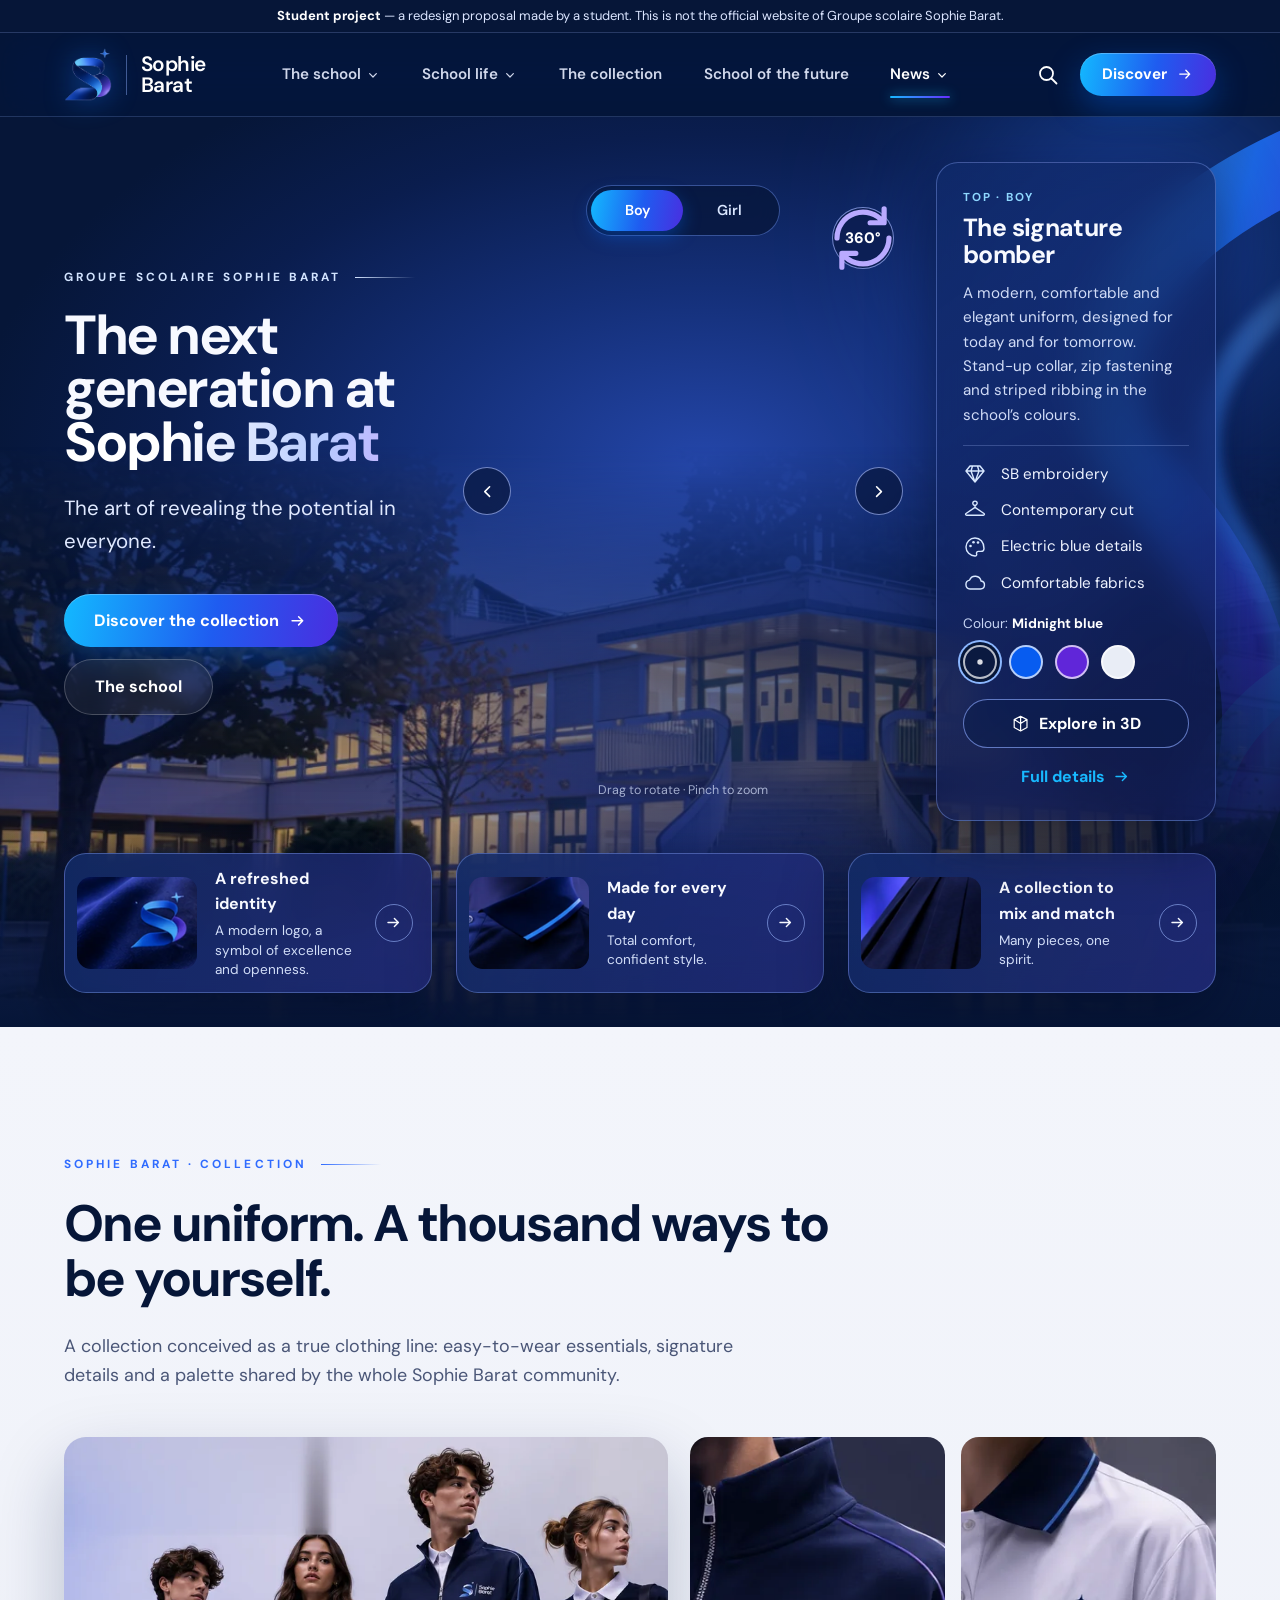
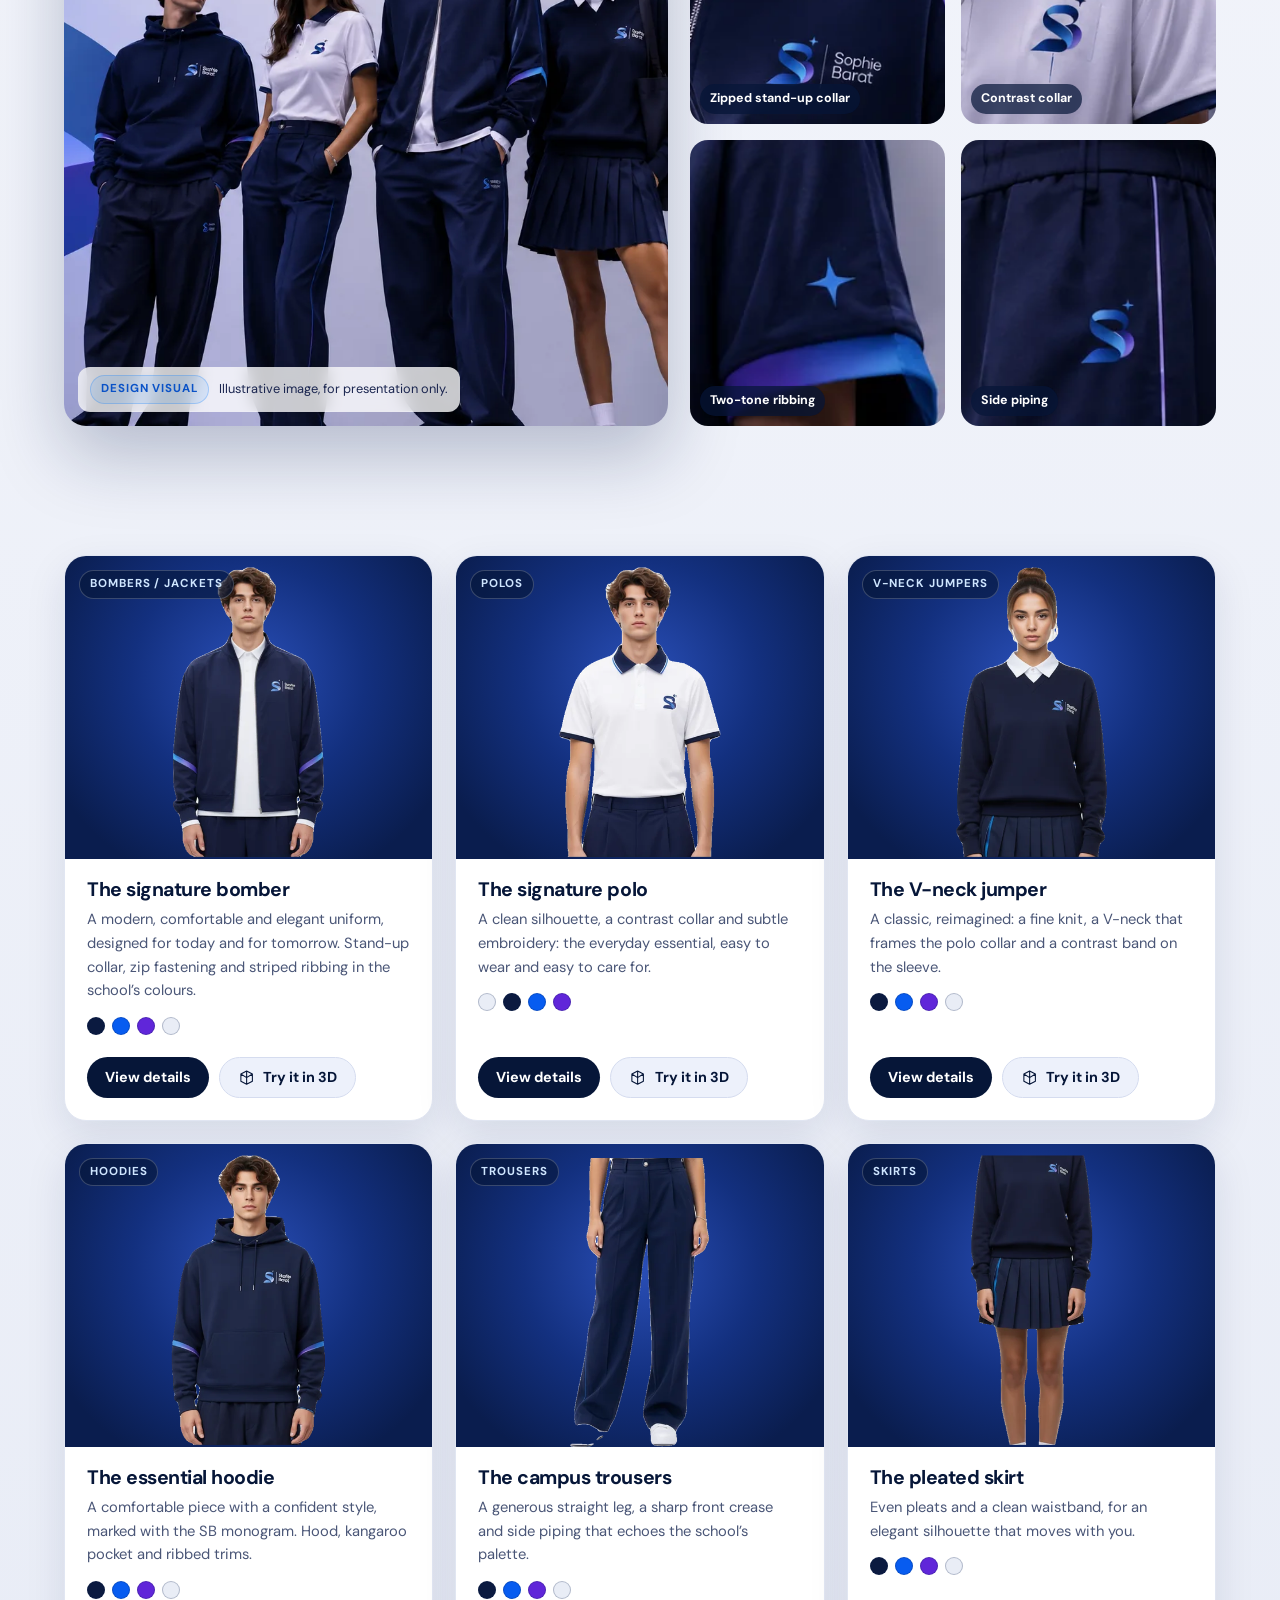
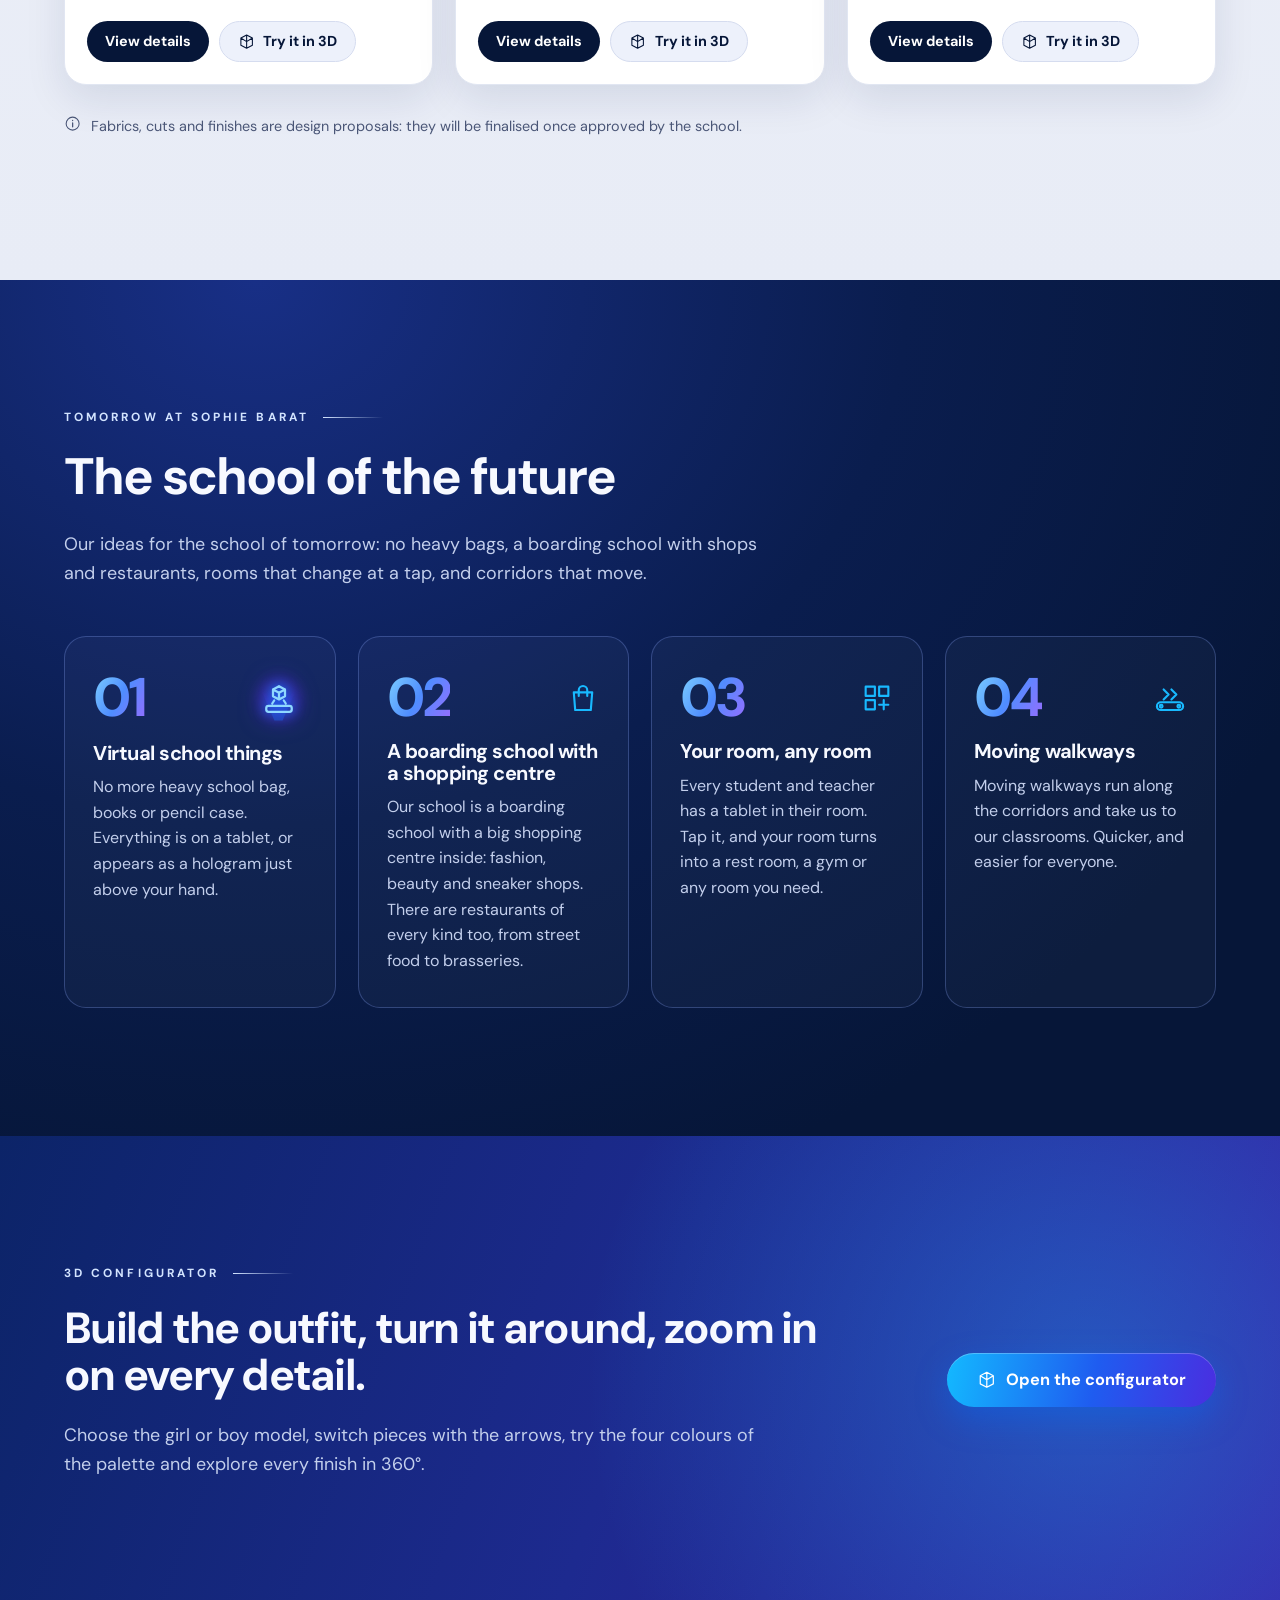
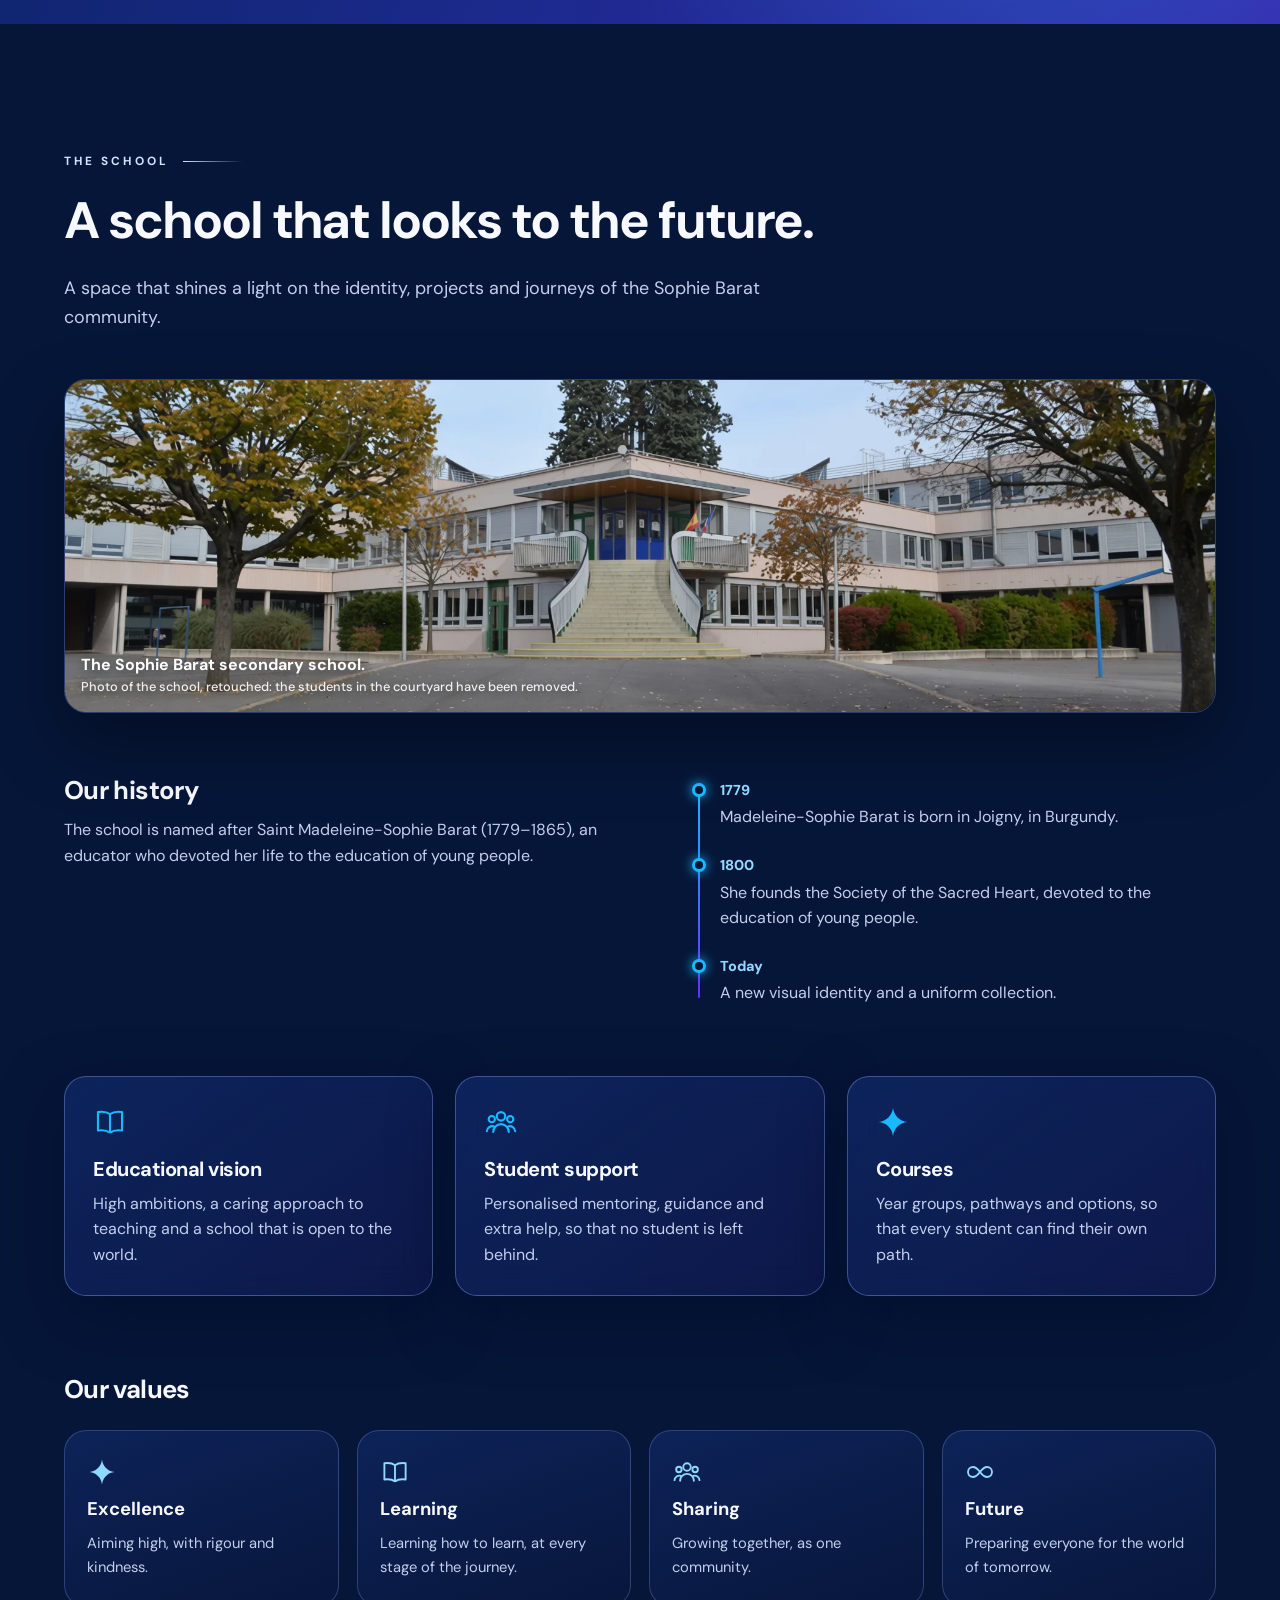
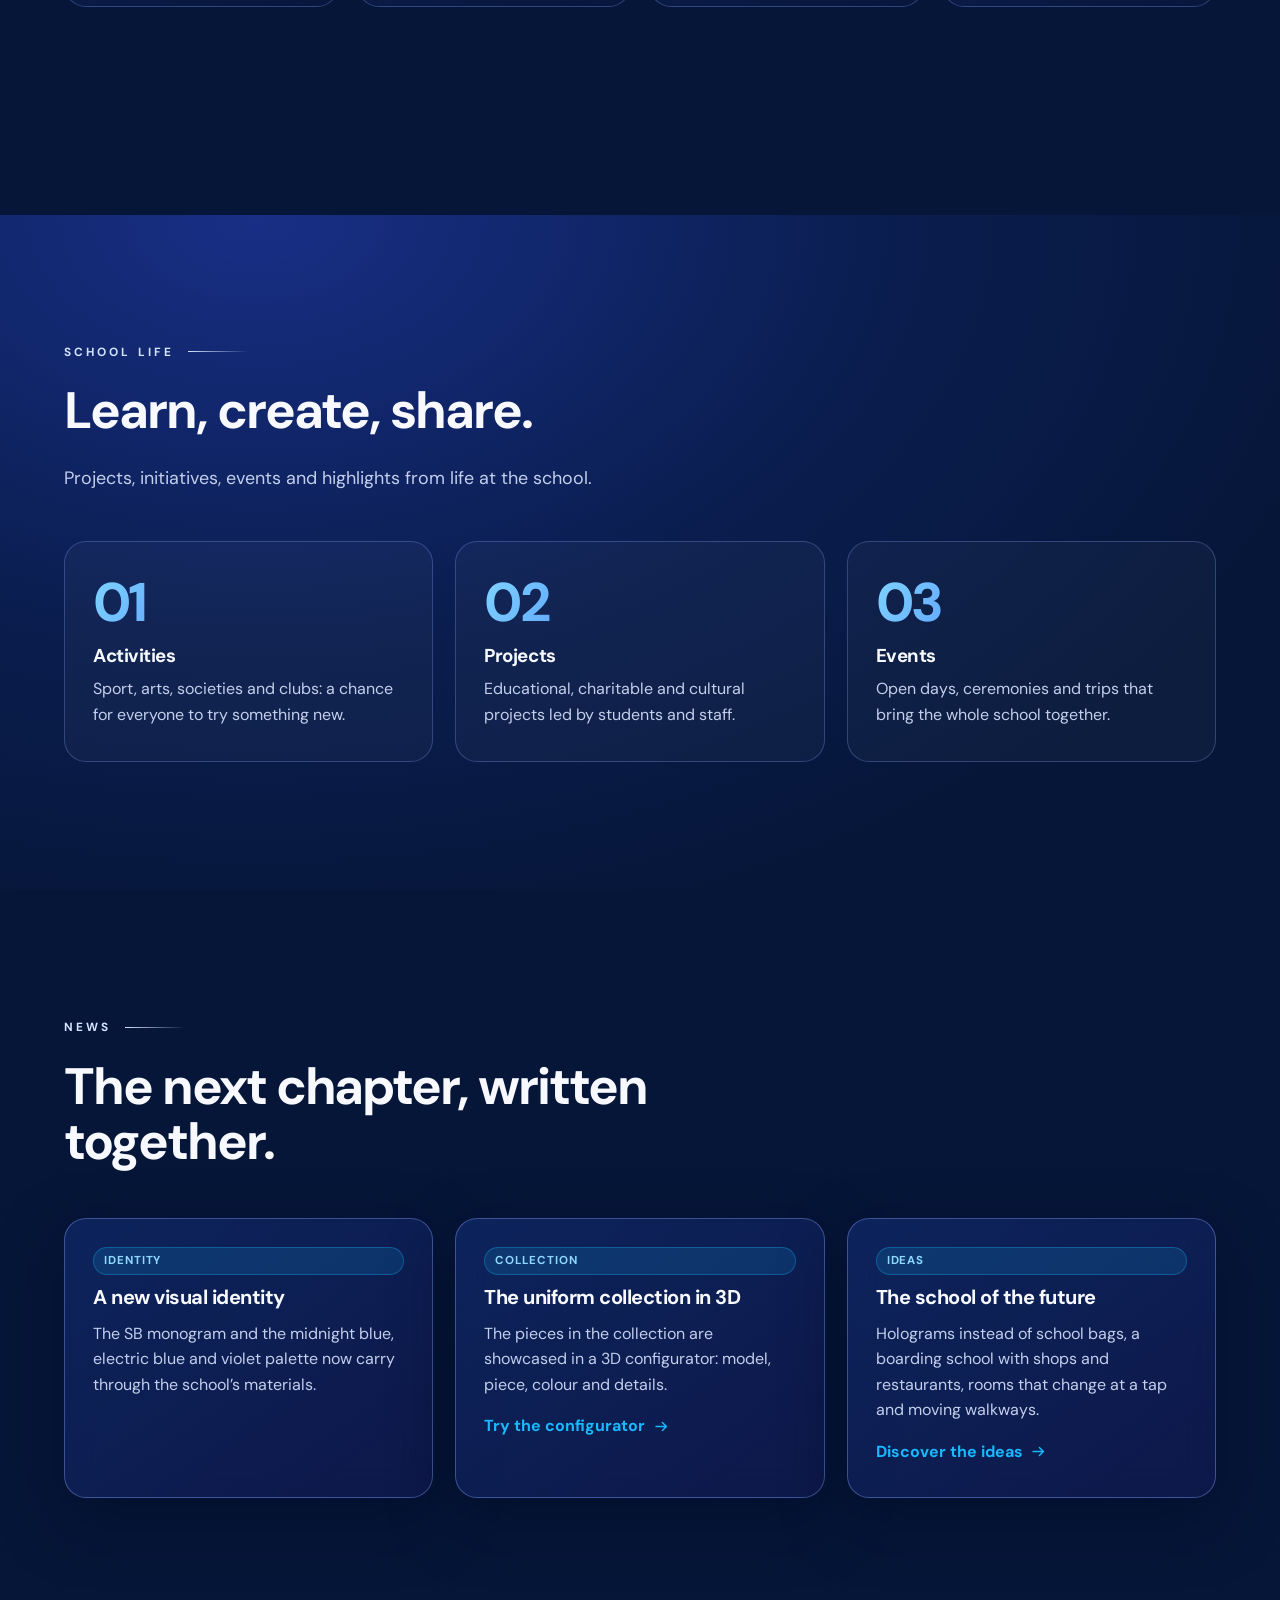
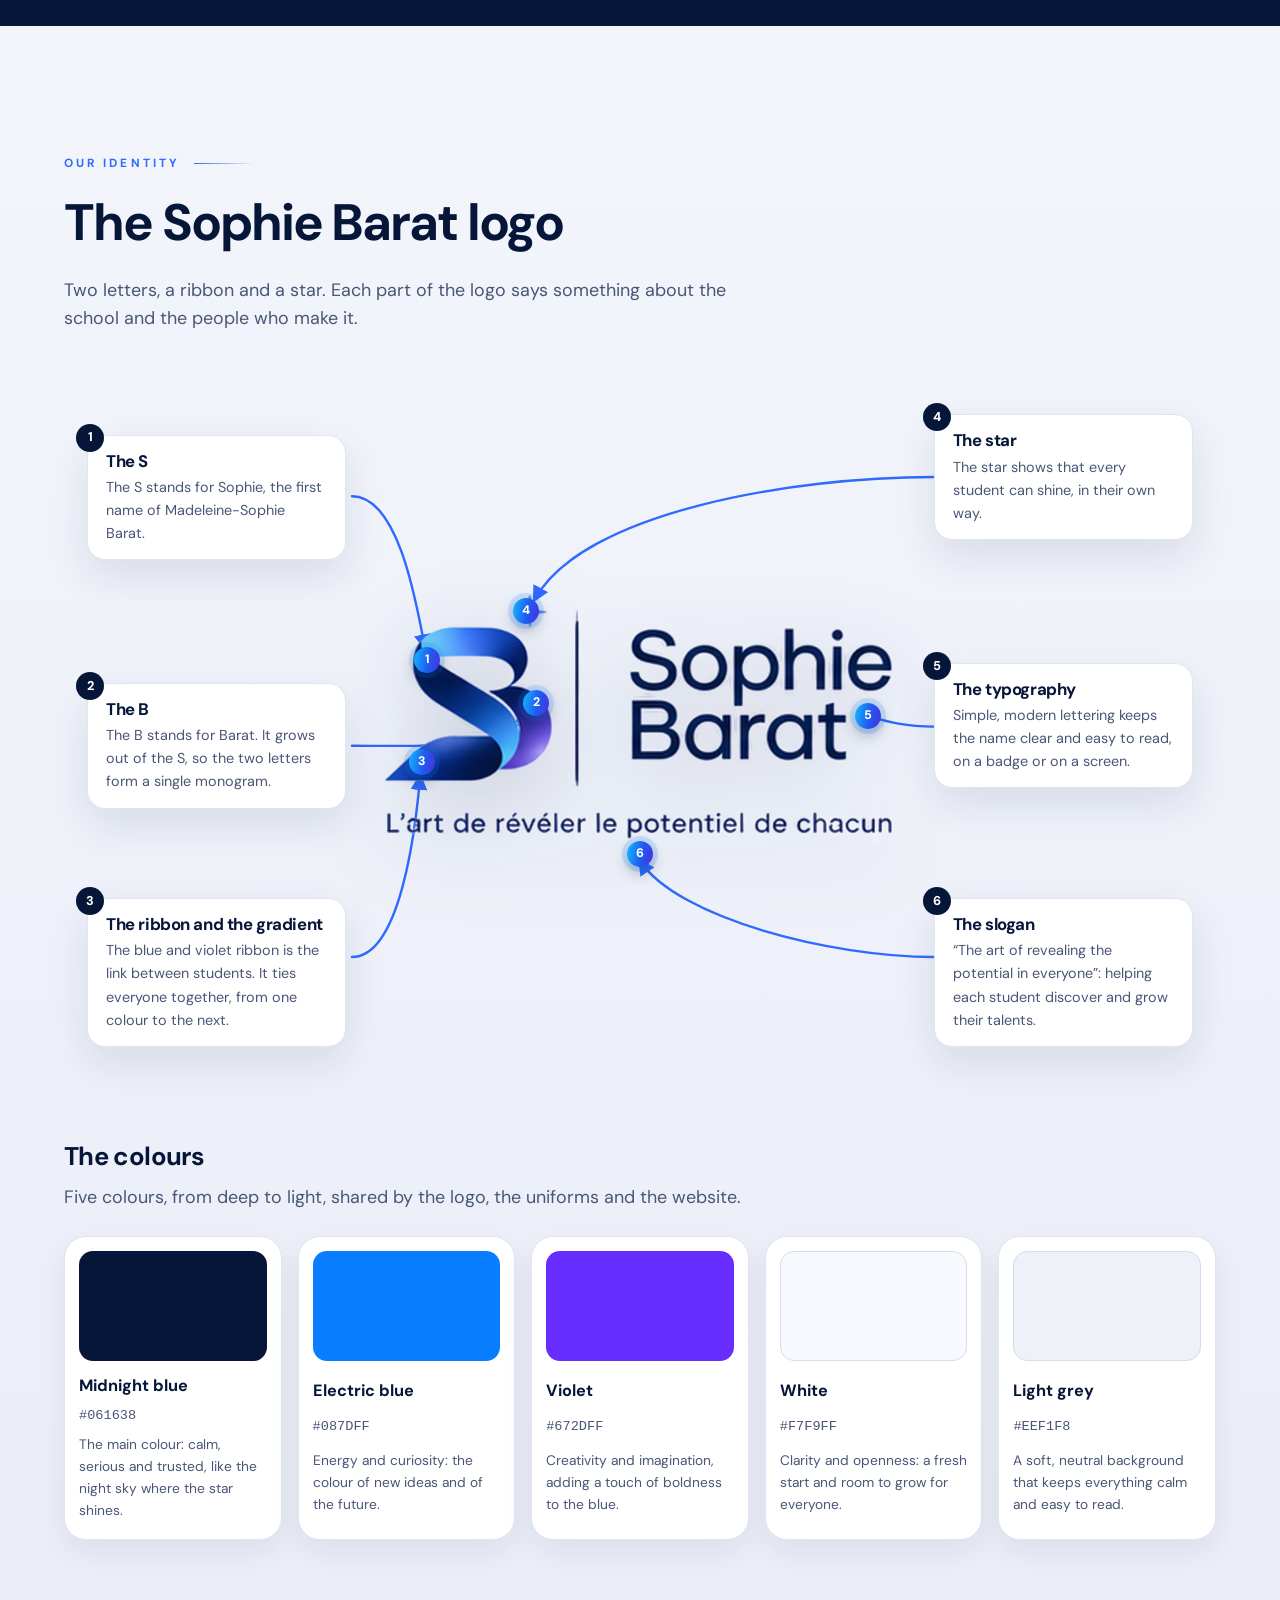
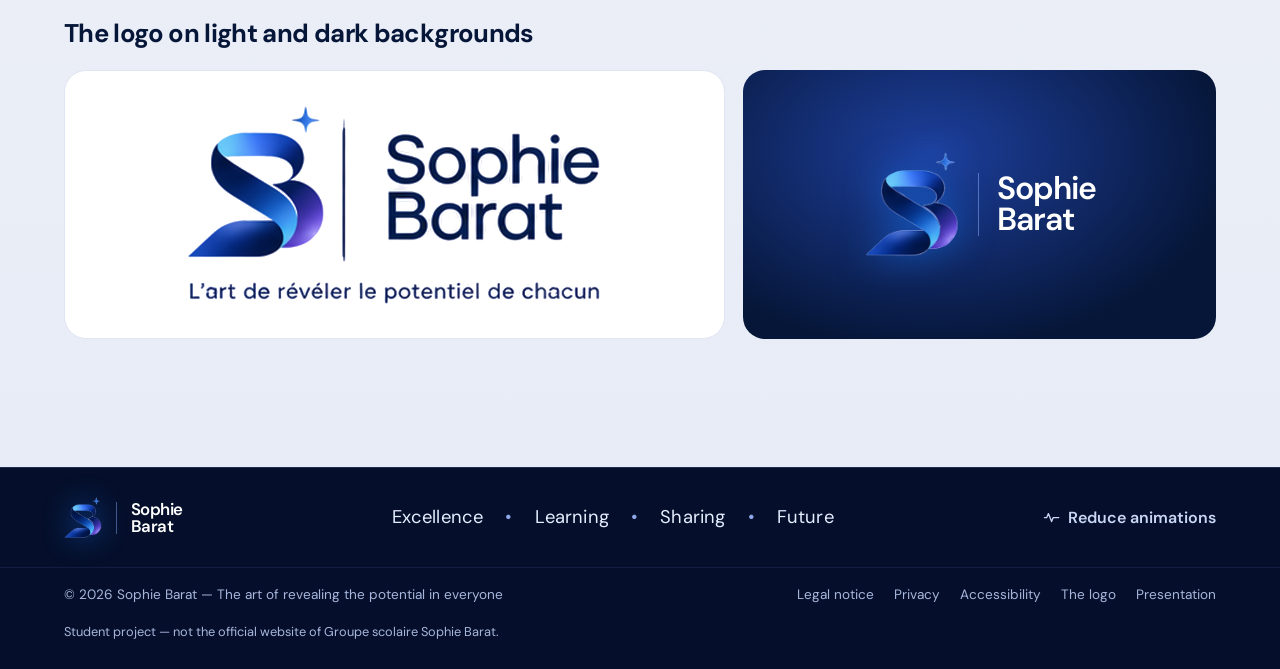
<file: index.html>
<!doctype html>
<html lang="en">
<head>
<meta charset="utf-8">
<meta name="viewport" content="width=device-width, initial-scale=1, viewport-fit=cover">
<title>Sophie Barat uniforms — a student redesign proposal</title>
<meta name="robots" content="noindex, nofollow, noarchive">
<meta name="theme-color" content="#061638">
<meta name="color-scheme" content="dark light">
<link rel="icon" href="favicon.ico" sizes="any">
<link rel="icon" href="favicon.png" type="image/png">
<link rel="apple-touch-icon" href="apple-touch-icon.png">
<link rel="manifest" href="site.webmanifest">
<link rel="preload" href="assets/fonts/dm-sans-latin-wght-normal.woff2" as="font" type="font/woff2" crossorigin>
<link rel="stylesheet" href="assets/css/main.css">
<script src="assets/js/motion-pref.js"></script>
</head>
<body class="page-home">
<a class="skip-link" href="#contenu">Skip to content</a>
<div class="student-banner" role="note"><p><strong>Student project</strong> — <span class="sb-full">a redesign proposal made by a student. This is not the official website of Groupe scolaire Sophie Barat.</span><span class="sb-short">not the official website of Groupe scolaire Sophie Barat.</span></p></div>
<svg class="sprite" aria-hidden="true" focusable="false">
  <symbol id="i-search" viewBox="0 0 24 24"><circle cx="10.5" cy="10.5" r="6.5" fill="none" stroke="currentColor" stroke-width="1.8"/><path d="m15.5 15.5 5 5" stroke="currentColor" stroke-width="1.8" stroke-linecap="round"/></symbol>
  <symbol id="i-arrow" viewBox="0 0 24 24"><path d="M5 12h13m-5-5 5 5-5 5" fill="none" stroke="currentColor" stroke-width="1.8" stroke-linecap="round" stroke-linejoin="round"/></symbol>
  <symbol id="i-chev" viewBox="0 0 24 24"><path d="m7 10 5 5 5-5" fill="none" stroke="currentColor" stroke-width="1.8" stroke-linecap="round" stroke-linejoin="round"/></symbol>
  <symbol id="i-left" viewBox="0 0 24 24"><path d="m14.5 6-6 6 6 6" fill="none" stroke="currentColor" stroke-width="2" stroke-linecap="round" stroke-linejoin="round"/></symbol>
  <symbol id="i-right" viewBox="0 0 24 24"><path d="m9.5 6 6 6-6 6" fill="none" stroke="currentColor" stroke-width="2" stroke-linecap="round" stroke-linejoin="round"/></symbol>
  <symbol id="i-cube" viewBox="0 0 24 24"><path d="M12 2.8 20 7v10l-8 4.2L4 17V7l8-4.2Zm0 0V12m0 0 8-5m-8 5-8-5m8 5v9.2" fill="none" stroke="currentColor" stroke-width="1.5" stroke-linejoin="round"/></symbol>
  <symbol id="i-broderie" viewBox="0 0 24 24"><path d="M7 4h10l4 5-9 11L3 9l4-5Zm-4 5h18M9.5 4 8 9l4 11 4-11-1.5-5" fill="none" stroke="currentColor" stroke-width="1.4" stroke-linejoin="round"/></symbol>
  <symbol id="i-coupe" viewBox="0 0 24 24"><path d="M12 7.5a2.2 2.2 0 1 1 2.2-2.2c0 1.2-.9 1.6-2.2 2.6v1.4l9 6.2c.8.6.4 1.8-.6 1.8H3.6c-1 0-1.4-1.2-.6-1.8l9-6.2" fill="none" stroke="currentColor" stroke-width="1.4" stroke-linecap="round" stroke-linejoin="round"/></symbol>
  <symbol id="i-palette" viewBox="0 0 24 24"><path d="M12 3a9 9 0 0 0 0 18c1.4 0 2-.9 1.6-2-.5-1.4.3-2.6 1.8-2.6H18a3 3 0 0 0 3-3C21 7 17 3 12 3Z" fill="none" stroke="currentColor" stroke-width="1.4"/><circle cx="7.5" cy="11" r="1.3" fill="currentColor"/><circle cx="10.5" cy="7.3" r="1.3" fill="currentColor"/><circle cx="15" cy="7.5" r="1.3" fill="currentColor"/></symbol>
  <symbol id="i-nuage" viewBox="0 0 24 24"><path d="M7 18h10.5a4 4 0 0 0 .6-7.95A6 6 0 0 0 6.6 9.1 4.5 4.5 0 0 0 7 18Z" fill="none" stroke="currentColor" stroke-width="1.4" stroke-linejoin="round"/></symbol>
  <symbol id="i-col" viewBox="0 0 24 24"><path d="M8 4h8l3 3-4 6-3-4-3 4-4-6 3-3Zm4 5v11M5 10v10h14V10" fill="none" stroke="currentColor" stroke-width="1.4" stroke-linejoin="round"/></symbol>
  <symbol id="i-poche" viewBox="0 0 24 24"><path d="M5 6h14v7a7 7 0 0 1-14 0V6Zm0 4h14" fill="none" stroke="currentColor" stroke-width="1.4" stroke-linejoin="round"/></symbol>
  <symbol id="i-close" viewBox="0 0 24 24"><path d="m6 6 12 12M18 6 6 18" stroke="currentColor" stroke-width="1.8" stroke-linecap="round"/></symbol>
  <symbol id="i-menu" viewBox="0 0 24 24"><path d="M4 7h16M4 12h16M4 17h10" stroke="currentColor" stroke-width="1.8" stroke-linecap="round"/></symbol>
  <symbol id="i-plus" viewBox="0 0 24 24"><path d="M12 5v14M5 12h14" stroke="currentColor" stroke-width="1.8" stroke-linecap="round"/></symbol>
  <symbol id="i-minus" viewBox="0 0 24 24"><path d="M5 12h14" stroke="currentColor" stroke-width="1.8" stroke-linecap="round"/></symbol>
  <symbol id="i-reset" viewBox="0 0 24 24"><path d="M4 12a8 8 0 1 0 2.4-5.7M4 4v4.5h4.5" fill="none" stroke="currentColor" stroke-width="1.7" stroke-linecap="round" stroke-linejoin="round"/></symbol>
  <symbol id="i-rotate" viewBox="0 0 24 24"><path d="M20 12a8 8 0 0 1-14.3 4.9M4 12a8 8 0 0 1 14.3-4.9M18.5 3v4.3h-4.3M5.5 21v-4.3h4.3" fill="none" stroke="currentColor" stroke-width="1.6" stroke-linecap="round" stroke-linejoin="round"/></symbol>
  <symbol id="i-pause" viewBox="0 0 24 24"><path d="M9 6v12M15 6v12" stroke="currentColor" stroke-width="2" stroke-linecap="round"/></symbol>
  <symbol id="i-move" viewBox="0 0 24 24"><path d="M12 3v18M3 12h18M12 3l-2.5 2.5M12 3l2.5 2.5M12 21l-2.5-2.5M12 21l2.5-2.5M3 12l2.5-2.5M3 12l2.5 2.5M21 12l-2.5-2.5M21 12l-2.5 2.5" fill="none" stroke="currentColor" stroke-width="1.5" stroke-linecap="round"/></symbol>
  <symbol id="i-camera" viewBox="0 0 24 24"><path d="M4 8h3l1.6-2.4h6.8L17 8h3v11H4V8Z" fill="none" stroke="currentColor" stroke-width="1.5" stroke-linejoin="round"/><circle cx="12" cy="13.3" r="3.4" fill="none" stroke="currentColor" stroke-width="1.5"/></symbol>
  <symbol id="i-motion" viewBox="0 0 24 24"><path d="M3 12h3l2-5 4 10 2-5h7" fill="none" stroke="currentColor" stroke-width="1.6" stroke-linecap="round" stroke-linejoin="round"/></symbol>
  <symbol id="i-pin" viewBox="0 0 24 24"><path d="M12 21s-6.5-6.2-6.5-11a6.5 6.5 0 0 1 13 0c0 4.8-6.5 11-6.5 11Z" fill="none" stroke="currentColor" stroke-width="1.5"/><circle cx="12" cy="10" r="2.3" fill="none" stroke="currentColor" stroke-width="1.5"/></symbol>
  <symbol id="i-mail" viewBox="0 0 24 24"><path d="M3.5 6h17v12h-17V6Zm0 0 8.5 7 8.5-7" fill="none" stroke="currentColor" stroke-width="1.5" stroke-linejoin="round"/></symbol>
  <symbol id="i-phone" viewBox="0 0 24 24"><path d="M6.5 3.5h3l1.5 4-2 1.3a11 11 0 0 0 6.2 6.2l1.3-2 4 1.5v3a2 2 0 0 1-2.2 2A16.5 16.5 0 0 1 4.5 5.7a2 2 0 0 1 2-2.2Z" fill="none" stroke="currentColor" stroke-width="1.5" stroke-linejoin="round"/></symbol>
  <symbol id="i-clock" viewBox="0 0 24 24"><circle cx="12" cy="12" r="8.5" fill="none" stroke="currentColor" stroke-width="1.5"/><path d="M12 7.5V12l3 2" fill="none" stroke="currentColor" stroke-width="1.5" stroke-linecap="round"/></symbol>
  <symbol id="i-star" viewBox="0 0 24 24"><path d="M12 2c.6 5.4 4.6 9.4 10 10-5.4.6-9.4 4.6-10 10-.6-5.4-4.6-9.4-10-10 5.4-.6 9.4-4.6 10-10Z" fill="currentColor"/></symbol>
  <symbol id="i-book" viewBox="0 0 24 24"><path d="M12 6.5C10 5 7 4.5 3.5 5v13c3.5-.5 6.5 0 8.5 1.5m0-13c2-1.5 5-2 8.5-1.5v13c-3.5-.5-6.5 0-8.5 1.5m0-13v13" fill="none" stroke="currentColor" stroke-width="1.5" stroke-linejoin="round"/></symbol>
  <symbol id="i-people" viewBox="0 0 24 24"><circle cx="12" cy="8" r="3" fill="none" stroke="currentColor" stroke-width="1.5"/><circle cx="5.5" cy="10" r="2.2" fill="none" stroke="currentColor" stroke-width="1.5"/><circle cx="18.5" cy="10" r="2.2" fill="none" stroke="currentColor" stroke-width="1.5"/><path d="M6.5 19a5.5 5.5 0 0 1 11 0M2 18.5a3.8 3.8 0 0 1 5-3.4m15 3.4a3.8 3.8 0 0 0-5-3.4" fill="none" stroke="currentColor" stroke-width="1.5" stroke-linecap="round"/></symbol>
  <symbol id="i-infinity" viewBox="0 0 24 24"><path d="M12 12c-2-2.6-3.6-4-5.6-4a4 4 0 0 0 0 8c2 0 3.6-1.4 5.6-4Zm0 0c2 2.6 3.6 4 5.6 4a4 4 0 0 0 0-8c-2 0-3.6 1.4-5.6 4Z" fill="none" stroke="currentColor" stroke-width="1.5"/></symbol>
  <symbol id="i-holo" viewBox="0 0 24 24"><path d="M12 3.5 16 5.7v4.4l-4 2.2-4-2.2V5.7l4-2.2Zm0 4.4v4.4m0-4.4 4-2.2m-4 2.2L8 5.7M7.5 15l1.3-2m7.7 2-1.3-2M5 16.5h14a1.5 1.5 0 0 1 1.5 1.5v1a1.5 1.5 0 0 1-1.5 1.5H5A1.5 1.5 0 0 1 3.5 19v-1A1.5 1.5 0 0 1 5 16.5Z" fill="none" stroke="currentColor" stroke-width="1.5" stroke-linecap="round" stroke-linejoin="round"/></symbol>
  <symbol id="i-room" viewBox="0 0 24 24"><path d="M4 4h6.5v6.5H4V4Zm9.5 0H20v6.5h-6.5V4ZM4 13.5h6.5V20H4v-6.5Zm12.75 0v6.5M13.5 16.75H20" fill="none" stroke="currentColor" stroke-width="1.5" stroke-linecap="round" stroke-linejoin="round"/></symbol>
  <symbol id="i-walkway" viewBox="0 0 24 24"><path d="M5.5 15h13a2.75 2.75 0 0 1 0 5.5h-13a2.75 2.75 0 0 1 0-5.5Zm2-9 3.5 3.5L7.5 13m5.5-7 3.5 3.5L13 13" fill="none" stroke="currentColor" stroke-width="1.5" stroke-linecap="round" stroke-linejoin="round"/><circle cx="5.75" cy="17.75" r="1" fill="none" stroke="currentColor" stroke-width="1.5"/><circle cx="18.25" cy="17.75" r="1" fill="none" stroke="currentColor" stroke-width="1.5"/></symbol>
  <symbol id="i-shop" viewBox="0 0 24 24"><path d="M5.5 8h13l-1 12.5h-11L5.5 8Zm3.5 2.5v-4a3 3 0 0 1 6 0v4" fill="none" stroke="currentColor" stroke-width="1.5" stroke-linecap="round" stroke-linejoin="round"/></symbol>
  <symbol id="i-info" viewBox="0 0 24 24"><circle cx="12" cy="12" r="9" fill="none" stroke="currentColor" stroke-width="1.5"/><path d="M12 11v5.5M12 7.6v.1" stroke="currentColor" stroke-width="1.8" stroke-linecap="round"/></symbol>
</svg>

<header class="site-header" id="haut">
  <div class="header-inner">
    <a class="brand" href="./" aria-label="Sophie Barat, back to home">
      <img class="brand-mark" src="assets/img/logo-sb.png" width="113" height="129" alt="">
      <span class="brand-sep" aria-hidden="true"></span>
      <span class="brand-name">Sophie<br>Barat</span>
    </a>
    <nav class="main-nav" id="main-nav" aria-label="Main navigation">
      <ul class="nav-list">
        <li class="has-sub">
          <button class="nav-link" type="button" aria-expanded="false" aria-controls="sub-etab">The school <svg class="ico ico-chev" aria-hidden="true"><use href="#i-chev"/></svg></button>
          <ul class="sub" id="sub-etab">
            <li><a href="#histoire">History</a></li>
            <li><a href="#projet">Educational vision</a></li>
            <li><a href="#valeurs">Values</a></li>
            <li><a href="#accompagnement">Student support</a></li>
          </ul>
        </li>
        <li class="has-sub">
          <button class="nav-link" type="button" aria-expanded="false" aria-controls="sub-vie">School life <svg class="ico ico-chev" aria-hidden="true"><use href="#i-chev"/></svg></button>
          <ul class="sub" id="sub-vie">
            <li><a href="#vie-scolaire">Activities</a></li>
            <li><a href="#projets">Projects</a></li>
            <li><a href="#evenements">Events</a></li>
          </ul>
        </li>
        <li><a class="nav-link" href="#collection" data-spy="collection">The collection</a></li>
        <li><a class="nav-link" href="#futur" data-spy="futur">School of the future</a></li>
        <li class="has-sub">
          <button class="nav-link" type="button" aria-expanded="false" aria-controls="sub-actu">News <svg class="ico ico-chev" aria-hidden="true"><use href="#i-chev"/></svg></button>
          <ul class="sub" id="sub-actu">
            <li><a href="#actualites">Latest news</a></li>
            <li><a href="#logo">The logo</a></li>
          </ul>
        </li>
      </ul>
    </nav>
    <div class="header-actions">
      <button class="icon-btn" type="button" id="search-open" aria-label="Search the site" aria-haspopup="dialog"><svg class="ico" aria-hidden="true"><use href="#i-search"/></svg></button>
      <a class="btn btn-primary btn-sm header-cta" href="#collection">Discover <svg class="ico" aria-hidden="true"><use href="#i-arrow"/></svg></a>
      <button class="icon-btn menu-btn" type="button" id="menu-btn" aria-label="Open menu" aria-expanded="false" aria-controls="main-nav"><svg class="ico" aria-hidden="true"><use href="#i-menu"/></svg></button>
    </div>
  </div>
</header>

<main id="contenu" tabindex="-1">
  <!-- ======================================================= HOME -->
  <section class="hero" id="accueil" aria-labelledby="hero-title">
    <div class="hero-bg" aria-hidden="true">
      <div class="glow glow-a"></div><div class="glow glow-b"></div><div class="glow glow-c"></div>
      <svg class="ribbons" viewBox="0 0 600 900" preserveAspectRatio="xMaxYMid slice">
        <defs>
          <linearGradient id="rb1" x1="0" y1="0" x2="1" y2="1"><stop offset="0" stop-color="#3fb8ff" stop-opacity=".0"/><stop offset=".35" stop-color="#1f74ff" stop-opacity=".9"/><stop offset=".7" stop-color="#3a2bd8"/><stop offset="1" stop-color="#7a3cff" stop-opacity=".2"/></linearGradient>
          <linearGradient id="rb2" x1="1" y1="0" x2="0" y2="1"><stop offset="0" stop-color="#8fd8ff" stop-opacity=".0"/><stop offset=".5" stop-color="#2f7dff" stop-opacity=".7"/><stop offset="1" stop-color="#5a2cf0" stop-opacity="0"/></linearGradient>
          <filter id="soft" x="-20%" y="-20%" width="140%" height="140%"><feGaussianBlur stdDeviation="6"/></filter>
        </defs>
        <path class="rib r1" d="M640 40C440 120 380 260 470 360s170 240 40 420" fill="none" stroke="url(#rb1)" stroke-width="70" stroke-linecap="round"/>
        <path class="rib r2" d="M660 150C520 230 500 330 560 420s80 230-80 360" fill="none" stroke="url(#rb2)" stroke-width="26" stroke-linecap="round" filter="url(#soft)"/>
        <path class="rib r3" d="M700 520c-120 30-190 110-170 210" fill="none" stroke="url(#rb1)" stroke-width="40" stroke-linecap="round" opacity=".7"/>
      </svg>
      <div class="hero-photo" role="img" aria-label="The Sophie Barat secondary school at dusk (retouched photo)"></div>
      <div class="horizon"></div>
    </div>

    <div class="hero-grid">
      <div class="hero-copy reveal">
        <p class="eyebrow">Groupe scolaire Sophie Barat</p>
        <h1 id="hero-title"><span>The next</span> <span>generation at</span> <span>Sophie Barat</span></h1>
        <p class="hero-slogan">The art of revealing the potential in everyone.</p>
        <div class="hero-ctas">
          <a class="btn btn-primary btn-lg" href="#collection">Discover the collection <svg class="ico" aria-hidden="true"><use href="#i-arrow"/></svg></a>
          <a class="btn btn-ghost btn-lg" href="#etablissement">The school</a>
        </div>
      </div>

      <!-- 3D viewer (configurator) -->
      <div class="viewer" id="viewer" data-state="loading" aria-roledescription="3D viewer">
        <div class="viewer-top">
          <div class="seg" role="radiogroup" aria-label="Displayed model">
            <button type="button" role="radio" aria-checked="true" data-model="garcon">Boy</button>
            <button type="button" role="radio" aria-checked="false" data-model="fille">Girl</button>
          </div>
        </div>
        <button class="badge-360" type="button" id="autorotate-btn" aria-pressed="true" aria-label="360-degree auto-rotation: on">
          <svg class="ico" aria-hidden="true"><use href="#i-rotate"/></svg><span>360°</span>
        </button>
        <div class="stage" id="stage">
          <canvas id="stage-canvas" tabindex="0" aria-label="Sophie Barat uniforms in 3D. Drag to rotate; scroll or pinch to zoom. With the keyboard: arrow keys to rotate, plus and minus to zoom."></canvas>
          <div class="podium" aria-hidden="true"><span class="podium-ring"></span><span class="podium-ring r2"></span><span class="orbit-arrow l"></span><span class="orbit-arrow r"></span></div>
          <div class="loader" id="viewer-loader" role="status" aria-live="polite">
            <div class="loader-ring" aria-hidden="true"></div>
            <span class="loader-text">Loading 3D models… <b id="loader-pct">0%</b></span>
          </div>
          <noscript><p class="viewer-fallback">The 3D viewer requires JavaScript. The collection details are still available further down the page.</p></noscript>
        </div>
        <button class="nav-arrow prev" type="button" id="item-prev" aria-label="Previous outfit"><svg class="ico" aria-hidden="true"><use href="#i-left"/></svg></button>
        <button class="nav-arrow next" type="button" id="item-next" aria-label="Next outfit"><svg class="ico" aria-hidden="true"><use href="#i-right"/></svg></button>
        <div class="viewer-tools" role="toolbar" aria-label="Camera controls">
          <button class="tool" type="button" data-cam="zoom-in" aria-label="Zoom in"><svg class="ico" aria-hidden="true"><use href="#i-plus"/></svg></button>
          <button class="tool" type="button" data-cam="zoom-out" aria-label="Zoom out"><svg class="ico" aria-hidden="true"><use href="#i-minus"/></svg></button>
          <button class="tool" type="button" data-cam="pan" aria-pressed="false" aria-label="Camera pan mode"><svg class="ico" aria-hidden="true"><use href="#i-move"/></svg></button>
          <button class="tool" type="button" data-cam="reset" aria-label="Reset view"><svg class="ico" aria-hidden="true"><use href="#i-reset"/></svg></button>
          <button class="tool" type="button" data-cam="shot" aria-label="Save an image of the outfit"><svg class="ico" aria-hidden="true"><use href="#i-camera"/></svg></button>
        </div>
        <button class="close-3d" type="button" id="close-3d"><svg class="ico" aria-hidden="true"><use href="#i-close"/></svg> <span>Close</span></button>
        <div class="views" role="group" aria-label="Preset views">
          <button type="button" data-view="face">Front</button><button type="button" data-view="profil">Side</button><button type="button" data-view="dos">Back</button><button type="button" data-view="detail">Detail</button>
        </div>
        <p class="sr-only" id="viewer-status" aria-live="polite"></p>
        <p class="viewer-hint" aria-hidden="true">Drag to rotate · Pinch to zoom</p>
      </div>

      <aside class="product-card glass reveal" id="product-card" aria-labelledby="pc-title">
        <div class="pc-pickers" id="pc-pickers">
          <div class="pk-group"><p class="pc-label" id="pk-haut-l">Top</p><div class="pk-list" role="radiogroup" aria-labelledby="pk-haut-l" data-type="haut"></div></div>
          <div class="pk-group"><p class="pc-label" id="pk-bas-l">Bottom</p><div class="pk-list" role="radiogroup" aria-labelledby="pk-bas-l" data-type="bas"></div></div>
        </div>
        <p class="pc-kicker" id="pc-kicker">Top · Boy</p>
        <h2 id="pc-title">The signature bomber</h2>
        <p class="pc-desc" id="pc-desc">A modern, comfortable and elegant uniform, designed for today and for tomorrow.</p>
        <ul class="pc-specs" id="pc-specs"></ul>
        <div class="pc-colors">
          <span class="pc-label" id="pc-color-label">Colour: <b id="pc-color-name">Midnight blue</b></span>
          <div class="swatches" role="radiogroup" aria-labelledby="pc-color-label" id="swatches"></div>
        </div>
        <div class="pc-actions">
          <button class="btn btn-outline btn-block" type="button" id="explore-3d"><svg class="ico" aria-hidden="true"><use href="#i-cube"/></svg> Explore in 3D</button>
          <button class="btn-link" type="button" id="open-sheet">Full details <svg class="ico" aria-hidden="true"><use href="#i-arrow"/></svg></button>
        </div>
      </aside>
    </div>

    <div class="features">
      <a class="feature glass reveal" href="#valeurs">
        <img src="assets/img/vignette-identite.webp" width="334" height="220" alt="" loading="lazy">
        <span class="f-body"><strong>A refreshed identity</strong><span>A modern logo, a symbol of excellence and openness.</span></span>
        <span class="f-arrow" aria-hidden="true"><svg class="ico"><use href="#i-arrow"/></svg></span>
      </a>
      <a class="feature glass reveal" href="#collection">
        <img src="assets/img/vignette-polo.webp" width="364" height="220" alt="" loading="lazy">
        <span class="f-body"><strong>Made for every day</strong><span>Total comfort, confident style.</span></span>
        <span class="f-arrow" aria-hidden="true"><svg class="ico"><use href="#i-arrow"/></svg></span>
      </a>
      <a class="feature glass reveal" href="#configurateur" data-open-config>
        <img src="assets/img/vignette-jupe.webp" width="324" height="220" alt="" loading="lazy">
        <span class="f-body"><strong>A collection to mix and match</strong><span>Many pieces, one spirit.</span></span>
        <span class="f-arrow" aria-hidden="true"><svg class="ico"><use href="#i-arrow"/></svg></span>
      </a>
    </div>
  </section>

  <!-- ======================================================= COLLECTION -->
  <section class="section section-light" id="collection" aria-labelledby="collection-title">
    <div class="wrap">
      <div class="section-head reveal">
        <p class="eyebrow eyebrow-dark">Sophie Barat · Collection</p>
        <h2 id="collection-title">One uniform. A thousand ways to be yourself.</h2>
        <p class="lead">A collection conceived as a true clothing line: easy-to-wear essentials, signature details and a palette shared by the whole Sophie Barat community.</p>
      </div>
      <div class="lookbook reveal">
        <figure class="lookbook-main">
          <img src="assets/img/collection-groupe.webp" srcset="assets/img/collection-groupe-sm.webp 485w, assets/img/collection-groupe.webp 970w" sizes="(max-width: 900px) 100vw, 55vw" width="970" height="845" alt="Four students wearing the collection: a hoodie, a white polo, a zip-up bomber, and a V-neck jumper with a pleated skirt, all in the midnight blue palette." loading="lazy">
          <figcaption><span class="tag">Design visual</span> Illustrative image, for presentation only.</figcaption>
        </figure>
        <div class="lookbook-details">
          <figure><img src="assets/img/detail-col-zip.webp" width="277" height="337" alt="Zipped stand-up collar with violet piping and an embroidered monogram." loading="lazy"><figcaption>Zipped stand-up collar</figcaption></figure>
          <figure><img src="assets/img/detail-col-polo.webp" width="283" height="337" alt="Midnight blue polo collar with electric blue tipping on a white polo." loading="lazy"><figcaption>Contrast collar</figcaption></figure>
          <figure><img src="assets/img/detail-manche.webp" width="208" height="267" alt="Cuff with an electric blue and violet band and an embroidered star." loading="lazy"><figcaption>Two-tone ribbing</figcaption></figure>
          <figure><img src="assets/img/detail-pantalon.webp" width="283" height="267" alt="Trouser waistband with side piping and a monogram." loading="lazy"><figcaption>Side piping</figcaption></figure>
        </div>
      </div>

      <div class="cat-filter reveal" role="group" aria-label="Filter by category">
        <button type="button" class="chip is-active" data-filter="all" aria-pressed="true">Full collection</button>
        <button type="button" class="chip" data-filter="haut" aria-pressed="false">Tops</button>
        <button type="button" class="chip" data-filter="bas" aria-pressed="false">Bottoms</button>
      </div>
      <div class="products" id="products" aria-live="polite"></div>
      <p class="note"><svg class="ico" aria-hidden="true"><use href="#i-info"/></svg> Fabrics, cuts and finishes are design proposals: they will be finalised once approved by the school.</p>
    </div>
  </section>

  <!-- ======================================================= THE SCHOOL OF THE FUTURE -->
  <section class="section section-deep" id="futur" aria-labelledby="futur-title">
    <div class="wrap">
      <div class="section-head reveal">
        <p class="eyebrow">Tomorrow at Sophie Barat</p>
        <h2 id="futur-title">The school of the future</h2>
        <p class="lead">Our ideas for the school of tomorrow: no heavy bags, a boarding school with shops and restaurants, rooms that change at a tap, and corridors that move.</p>
      </div>
      <div class="future-grid">
        <article class="life-card future-card future-holo reveal">
          <div class="future-top"><span class="life-num">01</span>
            <span class="holo" aria-hidden="true"><span class="holo-beam"></span><svg class="ico holo-ico"><use href="#i-holo"/></svg></span>
          </div>
          <h3>Virtual school things</h3>
          <p>No more heavy school bag, books or pencil case. Everything is on a tablet, or appears as a hologram just above your hand.</p>
        </article>
        <article class="life-card future-card reveal">
          <div class="future-top"><span class="life-num">02</span><svg class="ico ico-lg" aria-hidden="true"><use href="#i-shop"/></svg></div>
          <h3>A boarding school with a shopping centre</h3>
          <p>Our school is a boarding school with a big shopping centre inside: fashion, beauty and sneaker shops. There are restaurants of every kind too, from street food to brasseries.</p>
        </article>
        <article class="life-card future-card reveal">
          <div class="future-top"><span class="life-num">03</span><svg class="ico ico-lg" aria-hidden="true"><use href="#i-room"/></svg></div>
          <h3>Your room, any room</h3>
          <p>Every student and teacher has a tablet in their room. Tap it, and your room turns into a rest room, a gym or any room you need.</p>
        </article>
        <article class="life-card future-card reveal">
          <div class="future-top"><span class="life-num">04</span><svg class="ico ico-lg" aria-hidden="true"><use href="#i-walkway"/></svg></div>
          <h3>Moving walkways</h3>
          <p>Moving walkways run along the corridors and take us to our classrooms. Quicker, and easier for everyone.</p>
        </article>
      </div>
    </div>
  </section>

  <!-- ======================================================= CONFIGURATOR -->
  <section class="section config-cta" id="configurateur" aria-labelledby="config-title">
    <div class="wrap config-cta-inner reveal">
      <div>
        <p class="eyebrow">3D configurator</p>
        <h2 id="config-title">Build the outfit, turn it around, zoom in on every detail.</h2>
        <p class="lead">Choose the girl or boy model, switch pieces with the arrows, try the four colours of the palette and explore every finish in 360°.</p>
      </div>
      <button class="btn btn-primary btn-lg" type="button" data-open-config><svg class="ico" aria-hidden="true"><use href="#i-cube"/></svg> Open the configurator</button>
    </div>
  </section>

  <!-- ======================================================= THE SCHOOL -->
  <section class="section" id="etablissement" aria-labelledby="etab-title">
    <div class="wrap">
      <div class="section-head reveal">
        <p class="eyebrow">The school</p>
        <h2 id="etab-title">A school that looks to the future.</h2>
        <p class="lead">A space that shines a light on the identity, projects and journeys of the Sophie Barat community.</p>
      </div>

      <figure class="campus reveal">
        <img src="assets/img/lycee-jour.webp" srcset="assets/img/lycee-jour-sm.webp 944w, assets/img/lycee-jour.webp 1888w" sizes="(max-width: 1400px) 100vw, 1300px" width="1888" height="544" alt="The Sophie Barat secondary school: the main building set around a large central staircase, with autumn trees and the courtyard." loading="lazy">
        <figcaption>The Sophie Barat secondary school. <span>Photo of the school, retouched: the students in the courtyard have been removed.</span></figcaption>
      </figure>

      <div class="split" id="histoire">
        <div class="split-text reveal">
          <h3>Our history</h3>
          <p>The school is named after Saint Madeleine-Sophie Barat (1779–1865), an educator who devoted her life to the education of young people.</p>
        </div>
        <div class="timeline reveal" aria-label="Key milestones">
          <div class="tl-item"><span class="tl-year">1779</span><p>Madeleine-Sophie Barat is born in Joigny, in Burgundy.</p></div>
          <div class="tl-item"><span class="tl-year">1800</span><p>She founds the Society of the Sacred Heart, devoted to the education of young people.</p></div>
          <div class="tl-item"><span class="tl-year">Today</span><p>A new visual identity and a uniform collection.</p></div>
        </div>
      </div>

      <div class="cards-3" id="projet">
        <article class="card glass reveal"><svg class="ico ico-lg" aria-hidden="true"><use href="#i-book"/></svg><h3>Educational vision</h3><p>High ambitions, a caring approach to teaching and a school that is open to the world.</p></article>
        <article class="card glass reveal" id="accompagnement"><svg class="ico ico-lg" aria-hidden="true"><use href="#i-people"/></svg><h3>Student support</h3><p>Personalised mentoring, guidance and extra help, so that no student is left behind.</p></article>
        <article class="card glass reveal"><svg class="ico ico-lg" aria-hidden="true"><use href="#i-star"/></svg><h3>Courses</h3><p>Year groups, pathways and options, so that every student can find their own path.</p></article>
      </div>

      <div class="values" id="valeurs">
        <h3 class="reveal">Our values</h3>
        <ul class="values-list">
          <li class="reveal"><svg class="ico" aria-hidden="true"><use href="#i-star"/></svg><strong>Excellence</strong><span>Aiming high, with rigour and kindness.</span></li>
          <li class="reveal"><svg class="ico" aria-hidden="true"><use href="#i-book"/></svg><strong>Learning</strong><span>Learning how to learn, at every stage of the journey.</span></li>
          <li class="reveal"><svg class="ico" aria-hidden="true"><use href="#i-people"/></svg><strong>Sharing</strong><span>Growing together, as one community.</span></li>
          <li class="reveal"><svg class="ico" aria-hidden="true"><use href="#i-infinity"/></svg><strong>Future</strong><span>Preparing everyone for the world of tomorrow.</span></li>
        </ul>
      </div>
    </div>
  </section>

  <!-- ======================================================= SCHOOL LIFE -->
  <section class="section section-deep" id="vie-scolaire" aria-labelledby="vie-title">
    <div class="wrap">
      <div class="section-head reveal">
        <p class="eyebrow">School life</p>
        <h2 id="vie-title">Learn, create, share.</h2>
        <p class="lead">Projects, initiatives, events and highlights from life at the school.</p>
      </div>
      <div class="life-grid">
        <article class="life-card reveal"><span class="life-num">01</span><h3>Activities</h3><p>Sport, arts, societies and clubs: a chance for everyone to try something new.</p></article>
        <article class="life-card reveal" id="projets"><span class="life-num">02</span><h3>Projects</h3><p>Educational, charitable and cultural projects led by students and staff.</p></article>
        <article class="life-card reveal" id="evenements"><span class="life-num">03</span><h3>Events</h3><p>Open days, ceremonies and trips that bring the whole school together.</p></article>
      </div>
    </div>
  </section>

  <!-- ======================================================= NEWS -->
  <section class="section" id="actualites" aria-labelledby="actu-title">
    <div class="wrap">
      <div class="section-head reveal">
        <p class="eyebrow">News</p>
        <h2 id="actu-title">The next chapter, written together.</h2>
      </div>
      <div class="news-grid">
        <article class="news glass reveal"><span class="tag">Identity</span><h3>A new visual identity</h3><p>The SB monogram and the midnight blue, electric blue and violet palette now carry through the school’s materials.</p></article>
        <article class="news glass reveal"><span class="tag">Collection</span><h3>The uniform collection in 3D</h3><p>The pieces in the collection are showcased in a 3D configurator: model, piece, colour and details.</p><button class="btn-link" type="button" data-open-config>Try the configurator <svg class="ico" aria-hidden="true"><use href="#i-arrow"/></svg></button></article>
        <article class="news glass reveal"><span class="tag">Ideas</span><h3>The school of the future</h3><p>Holograms instead of school bags, a boarding school with shops and restaurants, rooms that change at a tap and moving walkways.</p><a class="btn-link" href="#futur">Discover the ideas <svg class="ico" aria-hidden="true"><use href="#i-arrow"/></svg></a></article>
      </div>
    </div>
  </section>

  <!-- ======================================================= THE LOGO (presentation) -->
  <section class="section section-light logo-section" id="logo" aria-labelledby="logo-title">
    <div class="wrap">
      <div class="section-head reveal">
        <p class="eyebrow eyebrow-dark">Our identity</p>
        <h2 id="logo-title">The Sophie Barat logo</h2>
        <p class="lead">Two letters, a ribbon and a star. Each part of the logo says something about the school and the people who make it.</p>
      </div>

      <!-- Diagram: the logo at full size with arrows pointing to each element. To change a text, edit the paragraph in the matching callout. -->
      <div class="logo-board reveal" id="logo-board">
        <svg class="logo-arrows" viewBox="0 0 1200 700" aria-hidden="true" focusable="false">
          <defs><marker id="arrowhead" viewBox="0 0 10 10" refX="8" refY="5" markerWidth="7" markerHeight="7" orient="auto-start-reverse"><path d="M0 0 10 5 0 10z" fill="currentColor"/></marker></defs>
          <path class="arrow" d="M300 120 C 350 120, 368 238, 376 278" marker-end="url(#arrowhead)"/>
          <path class="arrow" d="M300 380 C 380 380, 456 384, 484 348" marker-end="url(#arrowhead)"/>
          <path class="arrow" d="M300 600 C 350 600, 366 470, 371 412" marker-end="url(#arrowhead)"/>
          <path class="arrow" d="M906 100 C 760 100, 540 136, 490 228" marker-end="url(#arrowhead)"/>
          <path class="arrow" d="M906 360 C 870 360, 850 352, 834 348" marker-end="url(#arrowhead)"/>
          <path class="arrow" d="M906 600 C 800 600, 640 560, 600 500" marker-end="url(#arrowhead)"/>
        </svg>
        <figure class="logo-main">
          <img src="assets/img/logo-sophie-barat.png" width="668" height="330" alt="Sophie Barat logo: an SB monogram formed by a blue and violet ribbon and topped with a star, followed by the name Sophie Barat and the school’s slogan, written in French, which means “The art of revealing the potential in everyone”." loading="lazy">
          <span class="pin" style="--x:9%;--y:28%">1</span><span class="pin" style="--x:30%;--y:45%">2</span><span class="pin" style="--x:8%;--y:68%">3</span>
          <span class="pin" style="--x:28%;--y:9%">4</span><span class="pin" style="--x:94%;--y:50%">5</span><span class="pin" style="--x:50%;--y:104%">6</span>
        </figure>
        <div class="callout" style="--cx:2%;--cy:8%"><span class="num">1</span><h3>The S</h3><p>The S stands for Sophie, the first name of Madeleine-Sophie Barat.</p></div>
        <div class="callout" style="--cx:2%;--cy:45%"><span class="num">2</span><h3>The B</h3><p>The B stands for Barat. It grows out of the S, so the two letters form a single monogram.</p></div>
        <div class="callout" style="--cx:2%;--cy:77%"><span class="num">3</span><h3>The ribbon and the gradient</h3><p>The blue and violet ribbon is the link between students. It ties everyone together, from one colour to the next.</p></div>
        <div class="callout right" style="--cx:75.5%;--cy:5%"><span class="num">4</span><h3>The star</h3><p>The star shows that every student can shine, in their own way.</p></div>
        <div class="callout right" style="--cx:75.5%;--cy:42%"><span class="num">5</span><h3>The typography</h3><p>Simple, modern lettering keeps the name clear and easy to read, on a badge or on a screen.</p></div>
        <div class="callout right" style="--cx:75.5%;--cy:77%"><span class="num">6</span><h3>The slogan</h3><p>“The art of revealing the potential in everyone”: helping each student discover and grow their talents.</p></div>
      </div>

      <div class="palette">
        <h3 class="reveal">The colours</h3>
        <p class="lead reveal">Five colours, from deep to light, shared by the logo, the uniforms and the website.</p>
        <ul class="swatch-list">
          <li class="reveal"><span class="chip-color" style="--c:#061638"></span><strong>Midnight blue</strong><code>#061638</code><p>The main colour: calm, serious and trusted, like the night sky where the star shines.</p></li>
          <li class="reveal"><span class="chip-color" style="--c:#087dff"></span><strong>Electric blue</strong><code>#087DFF</code><p>Energy and curiosity: the colour of new ideas and of the future.</p></li>
          <li class="reveal"><span class="chip-color" style="--c:#672dff"></span><strong>Violet</strong><code>#672DFF</code><p>Creativity and imagination, adding a touch of boldness to the blue.</p></li>
          <li class="reveal"><span class="chip-color light" style="--c:#f7f9ff"></span><strong>White</strong><code>#F7F9FF</code><p>Clarity and openness: a fresh start and room to grow for everyone.</p></li>
          <li class="reveal"><span class="chip-color light" style="--c:#eef1f8"></span><strong>Light grey</strong><code>#EEF1F8</code><p>A soft, neutral background that keeps everything calm and easy to read.</p></li>
        </ul>
      </div>

      <div class="logo-versions reveal">
        <h3>The logo on light and dark backgrounds</h3>
        <div class="versions-grid">
          <div class="ver ver-light"><img src="assets/img/logo-sophie-barat.png" width="668" height="330" alt="Logo on a light background" loading="lazy"></div>
          <div class="ver ver-dark"><img src="assets/img/logo-sb.png" width="226" height="258" alt="SB monogram on a midnight blue background" loading="lazy"><span class="ver-name">Sophie<br>Barat</span></div>
        </div>
      </div>
    </div>
  </section>
</main>

<footer class="site-footer">
  <div class="footer-inner">
    <a class="brand brand-sm" href="./" aria-label="Sophie Barat, back to home">
      <img class="brand-mark" src="assets/img/logo-sb.png" width="113" height="129" alt="">
      <span class="brand-sep" aria-hidden="true"></span>
      <span class="brand-name">Sophie<br>Barat</span>
    </a>
    <p class="footer-values"><span>Excellence</span><span>Learning</span><span>Sharing</span><span>Future</span></p>
    <div class="footer-tools">
      <button class="btn-link motion-toggle" type="button" data-motion-toggle aria-pressed="false"><svg class="ico" aria-hidden="true"><use href="#i-motion"/></svg> <span>Reduce animations</span></button>
    </div>
  </div>
  <div class="footer-bottom">
    <p>© <span data-year>2026</span> Sophie Barat — The art of revealing the potential in everyone</p>
    <nav aria-label="Legal information"><ul><li><a href="legal-notice.html">Legal notice</a></li><li><a href="privacy.html">Privacy</a></li><li><a href="legal-notice.html#accessibilite">Accessibility</a></li><li><a href="#logo">The logo</a></li><li><a href="present.html">Presentation</a></li></ul></nav>
    <p class="footer-disclaimer">Student project — not the official website of Groupe scolaire Sophie Barat.</p>
  </div>
</footer>

<!-- Product details -->
<dialog class="modal sheet" id="sheet" aria-labelledby="sheet-title">
  <div class="modal-panel">
    <button class="icon-btn modal-close" type="button" data-close aria-label="Close details"><svg class="ico" aria-hidden="true"><use href="#i-close"/></svg></button>
    <div class="sheet-body" id="sheet-body"></div>
  </div>
</dialog>

<!-- Search -->
<dialog class="modal search" id="search" aria-labelledby="search-title">
  <div class="modal-panel">
    <button class="icon-btn modal-close" type="button" data-close aria-label="Close search"><svg class="ico" aria-hidden="true"><use href="#i-close"/></svg></button>
    <h2 id="search-title">Search the site</h2>
    <form role="search" id="search-form"><label class="sr-only" for="search-input">Keywords</label><input class="search-input" id="search-input" type="search" placeholder="e.g. collection, polo, logo, values…" autocomplete="off"></form>
    <ul class="search-results" id="search-results" aria-live="polite"></ul>
  </div>
</dialog>

<div class="toast" id="toast" role="status" aria-live="polite"></div>

<script type="module" src="assets/js/main.js"></script>
</body>
</html>
</file>
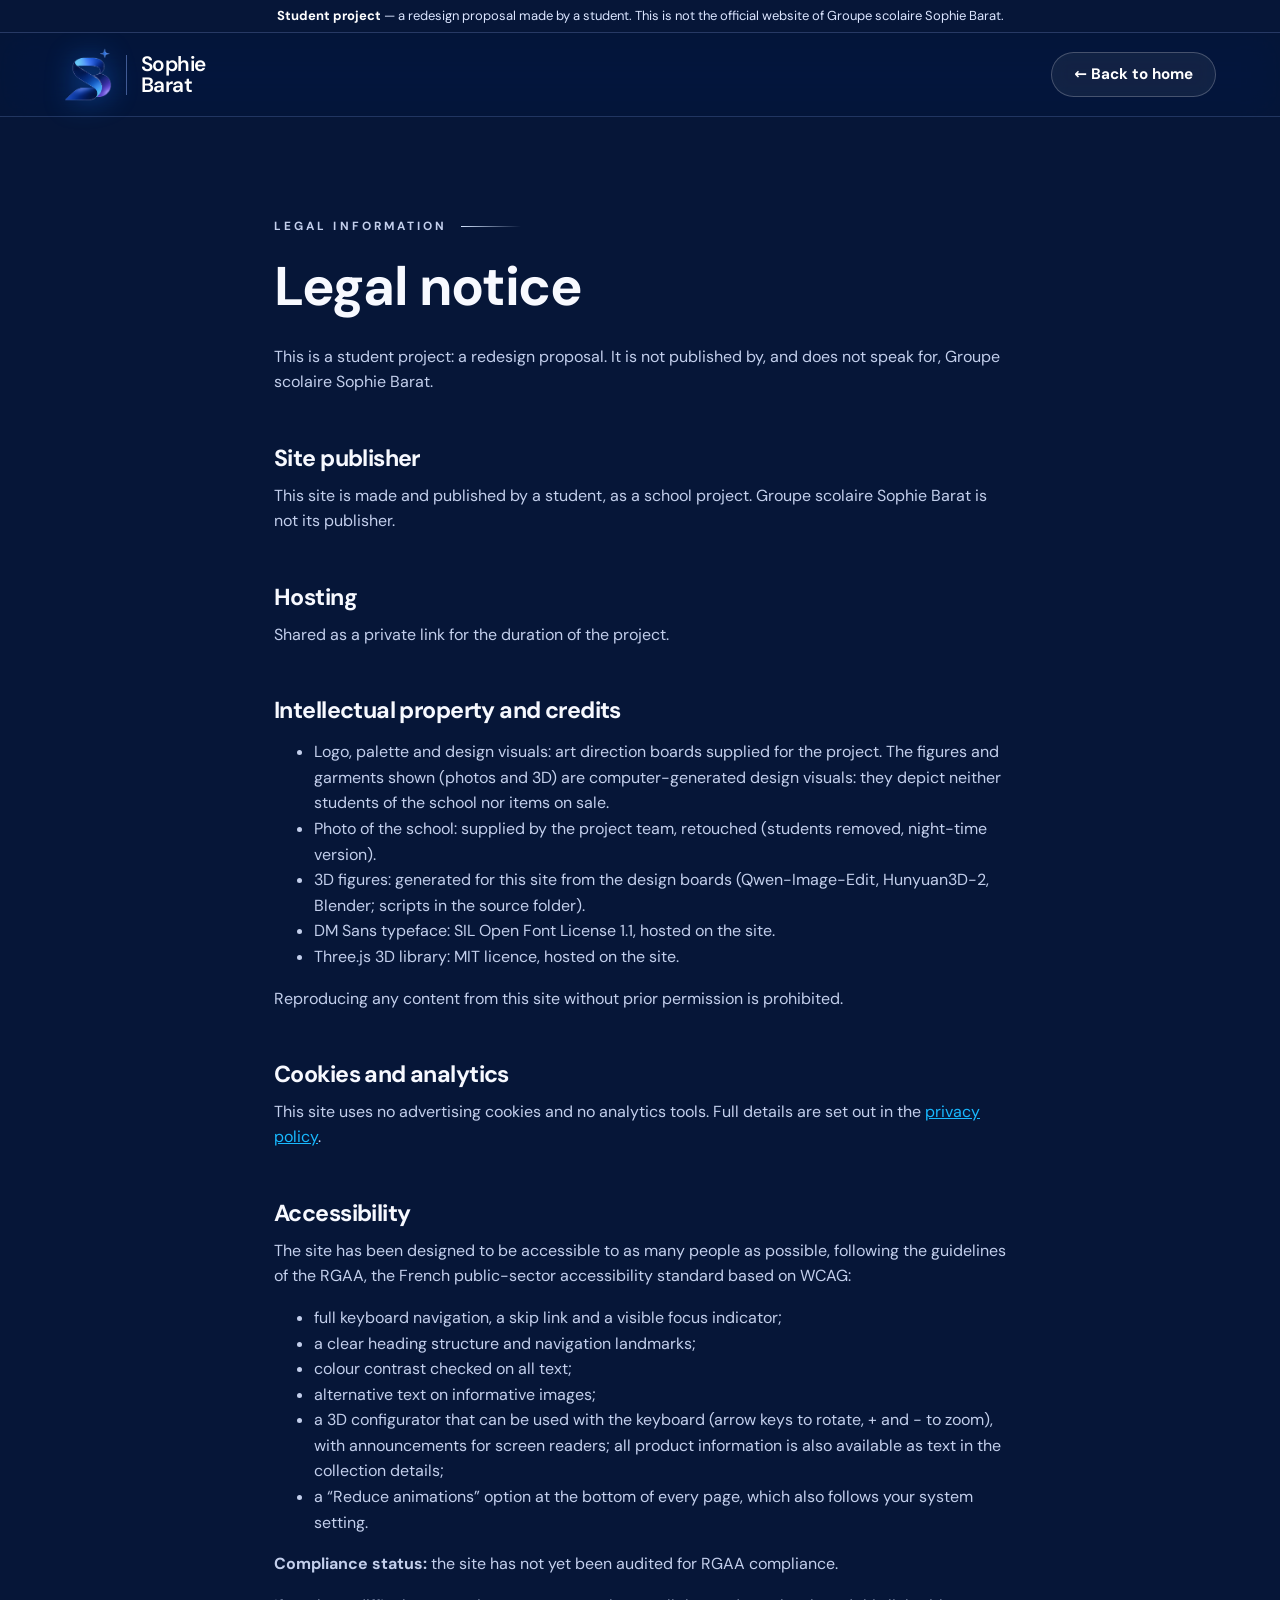
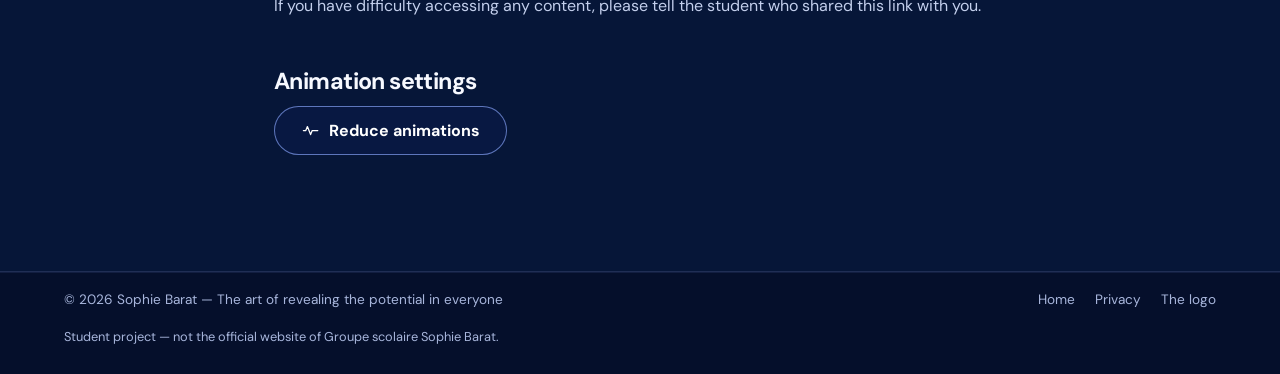
<file: legal-notice.html>
<!doctype html>
<html lang="en">
<head>
<meta charset="utf-8">
<meta name="viewport" content="width=device-width, initial-scale=1">
<title>Legal notice and accessibility — Sophie Barat (student project)</title>
<meta name="robots" content="noindex, nofollow, noarchive">
<meta name="theme-color" content="#061638">
<link rel="icon" href="favicon.ico" sizes="any">
<link rel="icon" href="favicon.png" type="image/png">
<link rel="stylesheet" href="assets/css/main.css">
<script src="assets/js/motion-pref.js"></script>
</head>
<body class="page-legal">
<a class="skip-link" href="#contenu">Skip to content</a>
<div class="student-banner" role="note"><p><strong>Student project</strong> — <span class="sb-full">a redesign proposal made by a student. This is not the official website of Groupe scolaire Sophie Barat.</span><span class="sb-short">not the official website of Groupe scolaire Sophie Barat.</span></p></div>
<header class="site-header">
  <div class="header-inner">
    <a class="brand" href="./" aria-label="Sophie Barat, back to home"><img class="brand-mark" src="assets/img/logo-sb.png" width="113" height="129" alt=""><span class="brand-sep" aria-hidden="true"></span><span class="brand-name">Sophie<br>Barat</span></a>
    <a class="btn btn-ghost btn-sm" href="./">← Back to home</a>
  </div>
</header>
<main id="contenu" tabindex="-1">
  <div class="wrap legal">
    <p class="eyebrow">Legal information</p>
    <h1>Legal notice</h1>
    <p>This is a student project: a redesign proposal. It is not published by, and does not speak for, Groupe scolaire Sophie Barat.</p>

    <h2>Site publisher</h2>
    <p>This site is made and published by a student, as a school project. Groupe scolaire Sophie Barat is not its publisher.</p>

    <h2>Hosting</h2>
    <p>Shared as a private link for the duration of the project.</p>

    <h2>Intellectual property and credits</h2>
    <ul>
      <li>Logo, palette and design visuals: art direction boards supplied for the project. The figures and garments shown (photos and 3D) are computer-generated design visuals: they depict neither students of the school nor items on sale.</li>
      <li>Photo of the school: supplied by the project team, retouched (students removed, night-time version).</li>
      <li>3D figures: generated for this site from the design boards (Qwen-Image-Edit, Hunyuan3D-2, Blender; scripts in the source folder).</li>
      <li>DM Sans typeface: SIL Open Font License 1.1, hosted on the site.</li>
      <li>Three.js 3D library: MIT licence, hosted on the site.</li>
    </ul>
    <p>Reproducing any content from this site without prior permission is prohibited.</p>

    <h2>Cookies and analytics</h2>
    <p>This site uses no advertising cookies and no analytics tools. Full details are set out in the <a href="privacy.html">privacy policy</a>.</p>

    <h2 id="accessibilite">Accessibility</h2>
    <p>The site has been designed to be accessible to as many people as possible, following the guidelines of the RGAA, the French public-sector accessibility standard based on WCAG:</p>
    <ul>
      <li>full keyboard navigation, a skip link and a visible focus indicator;</li>
      <li>a clear heading structure and navigation landmarks;</li>
      <li>colour contrast checked on all text;</li>
      <li>alternative text on informative images;</li>
      <li>a 3D configurator that can be used with the keyboard (arrow keys to rotate, + and − to zoom), with announcements for screen readers; all product information is also available as text in the collection details;</li>
      <li>a “Reduce animations” option at the bottom of every page, which also follows your system setting.</li>
    </ul>
    <p><strong>Compliance status:</strong> the site has not yet been audited for RGAA compliance. </p>
    <p>If you have difficulty accessing any content, please tell the student who shared this link with you.</p>

    <h2>Animation settings</h2>
    <p><button class="btn btn-outline" type="button" data-motion-toggle aria-pressed="false"><svg class="ico" aria-hidden="true" viewBox="0 0 24 24"><path d="M3 12h3l2-5 4 10 2-5h7" fill="none" stroke="currentColor" stroke-width="1.6" stroke-linecap="round" stroke-linejoin="round"/></svg> <span>Reduce animations</span></button></p>
  </div>
</main>
<footer class="site-footer">
  <div class="footer-bottom">
    <p>© <span data-year>2026</span> Sophie Barat — The art of revealing the potential in everyone</p>
    <nav aria-label="Legal information"><ul><li><a href="./">Home</a></li><li><a href="privacy.html">Privacy</a></li><li><a href="./#logo">The logo</a></li></ul></nav>
    <p class="footer-disclaimer">Student project — not the official website of Groupe scolaire Sophie Barat.</p>
  </div>
</footer>
<script type="module" src="assets/js/legal.js"></script>
</body>
</html>
</file>
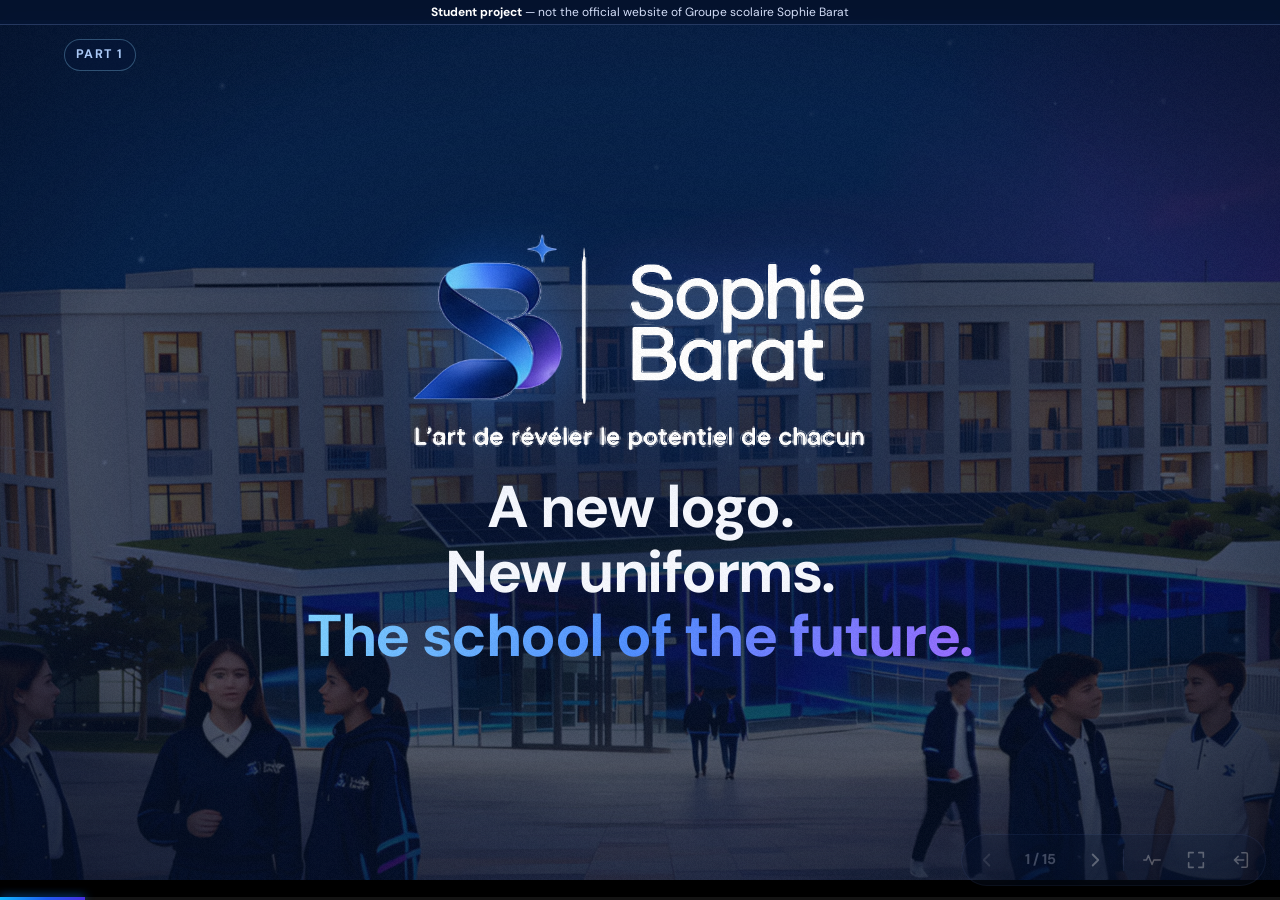
<file: present.html>
<!doctype html>
<html lang="en">
<head>
<meta charset="utf-8">
<meta name="viewport" content="width=device-width, initial-scale=1, viewport-fit=cover">
<title>Presentation — Sophie Barat uniforms and the school of the future</title>
<meta name="robots" content="noindex, nofollow, noarchive">
<meta name="theme-color" content="#061638">
<meta name="color-scheme" content="dark">
<link rel="icon" href="favicon.ico" sizes="any">
<link rel="icon" href="favicon.png" type="image/png">
<link rel="apple-touch-icon" href="apple-touch-icon.png">
<link rel="preload" href="assets/fonts/dm-sans-latin-wght-normal.woff2" as="font" type="font/woff2" crossorigin>
<link rel="stylesheet" href="assets/css/main.css">
<link rel="stylesheet" href="assets/css/present.css">
<script src="assets/js/motion-pref.js"></script>
</head>
<body class="page-present">
<div class="student-banner" role="note"><p><strong>Student project</strong> — not the official website of Groupe scolaire Sophie Barat</p></div>

<svg class="sprite" aria-hidden="true" focusable="false">
  <symbol id="i-left" viewBox="0 0 24 24"><path d="m14.5 6-6 6 6 6" fill="none" stroke="currentColor" stroke-width="2" stroke-linecap="round" stroke-linejoin="round"/></symbol>
  <symbol id="i-right" viewBox="0 0 24 24"><path d="m9.5 6 6 6-6 6" fill="none" stroke="currentColor" stroke-width="2" stroke-linecap="round" stroke-linejoin="round"/></symbol>
  <symbol id="i-cube" viewBox="0 0 24 24"><path d="M12 2.8 20 7v10l-8 4.2L4 17V7l8-4.2Zm0 0V12m0 0 8-5m-8 5-8-5m8 5v9.2" fill="none" stroke="currentColor" stroke-width="1.5" stroke-linejoin="round"/></symbol>
  <symbol id="i-close" viewBox="0 0 24 24"><path d="m6 6 12 12M18 6 6 18" stroke="currentColor" stroke-width="1.8" stroke-linecap="round"/></symbol>
  <symbol id="i-motion" viewBox="0 0 24 24"><path d="M3 12h3l2-5 4 10 2-5h7" fill="none" stroke="currentColor" stroke-width="1.6" stroke-linecap="round" stroke-linejoin="round"/></symbol>
  <symbol id="i-star" viewBox="0 0 24 24"><path d="M12 2c.6 5.4 4.6 9.4 10 10-5.4.6-9.4 4.6-10 10-.6-5.4-4.6-9.4-10-10 5.4-.6 9.4-4.6 10-10Z" fill="currentColor"/></symbol>
  <symbol id="i-holo" viewBox="0 0 24 24"><path d="M12 3.5 16 5.7v4.4l-4 2.2-4-2.2V5.7l4-2.2Zm0 4.4v4.4m0-4.4 4-2.2m-4 2.2L8 5.7M7.5 15l1.3-2m7.7 2-1.3-2M5 16.5h14a1.5 1.5 0 0 1 1.5 1.5v1a1.5 1.5 0 0 1-1.5 1.5H5A1.5 1.5 0 0 1 3.5 19v-1A1.5 1.5 0 0 1 5 16.5Z" fill="none" stroke="currentColor" stroke-width="1.5" stroke-linecap="round" stroke-linejoin="round"/></symbol>
  <symbol id="i-room" viewBox="0 0 24 24"><path d="M4 4h6.5v6.5H4V4Zm9.5 0H20v6.5h-6.5V4ZM4 13.5h6.5V20H4v-6.5Zm12.75 0v6.5M13.5 16.75H20" fill="none" stroke="currentColor" stroke-width="1.5" stroke-linecap="round" stroke-linejoin="round"/></symbol>
  <symbol id="i-walkway" viewBox="0 0 24 24"><path d="M5.5 15h13a2.75 2.75 0 0 1 0 5.5h-13a2.75 2.75 0 0 1 0-5.5Zm2-9 3.5 3.5L7.5 13m5.5-7 3.5 3.5L13 13" fill="none" stroke="currentColor" stroke-width="1.5" stroke-linecap="round" stroke-linejoin="round"/><circle cx="5.75" cy="17.75" r="1" fill="none" stroke="currentColor" stroke-width="1.5"/><circle cx="18.25" cy="17.75" r="1" fill="none" stroke="currentColor" stroke-width="1.5"/></symbol>
  <symbol id="i-shop" viewBox="0 0 24 24"><path d="M5.5 8h13l-1 12.5h-11L5.5 8Zm3.5 2.5v-4a3 3 0 0 1 6 0v4" fill="none" stroke="currentColor" stroke-width="1.5" stroke-linecap="round" stroke-linejoin="round"/></symbol>
  <symbol id="i-house" viewBox="0 0 24 24"><path d="M3.5 11 12 4l8.5 7M5.5 9.5V20h13V9.5M10 20v-5.5h4V20" fill="none" stroke="currentColor" stroke-width="1.5" stroke-linecap="round" stroke-linejoin="round"/></symbol>
  <symbol id="i-food" viewBox="0 0 24 24"><path d="M7 3v8m-2.5-8v5A2.5 2.5 0 0 0 7 10.5 2.5 2.5 0 0 0 9.5 8V3M7 10.5V21m10-18c-2 1.5-3 4-3 7s1 3.5 3 3.5V21" fill="none" stroke="currentColor" stroke-width="1.5" stroke-linecap="round" stroke-linejoin="round"/></symbol>
  <symbol id="i-expand" viewBox="0 0 24 24"><path d="M4 9V4h5m6 0h5v5m0 6v5h-5m-6 0H4v-5" fill="none" stroke="currentColor" stroke-width="1.8" stroke-linecap="round" stroke-linejoin="round"/></symbol>
  <symbol id="i-shrink" viewBox="0 0 24 24"><path d="M9 4v5H4m16 0h-5V4m0 16v-5h5M4 15h5v5" fill="none" stroke="currentColor" stroke-width="1.8" stroke-linecap="round" stroke-linejoin="round"/></symbol>
  <symbol id="i-exit" viewBox="0 0 24 24"><path d="M14 4h4.5A1.5 1.5 0 0 1 20 5.5v13a1.5 1.5 0 0 1-1.5 1.5H14M10 8l-4 4 4 4m-4-4h10" fill="none" stroke="currentColor" stroke-width="1.7" stroke-linecap="round" stroke-linejoin="round"/></symbol>
</svg>

<main class="deck" id="deck" aria-roledescription="presentation" aria-label="Sophie Barat: a new logo, new uniforms and the school of the future">

  <!-- 1 · Title -->
  <section class="slide slide-title" data-title="A new logo. New uniforms. The school of the future." data-part="Part 1" data-fx="city">
    <div class="media has-video" data-img="assets/img/lycee-soir" data-alt="The Sophie Barat high school at dusk.">
      <div class="fallback"><svg class="fb-ico" aria-hidden="true"><use href="#i-star"/></svg></div>
      <video class="bg-video" data-video muted loop playsinline autoplay preload="auto" poster="assets/video/expo/boarding-poster.webp" aria-hidden="true" tabindex="-1">
        <source src="assets/video/expo/boarding.mp4" type="video/mp4">
        <source src="assets/video/expo/boarding.webm" type="video/webm">
      </video>
    </div>
    <div class="veil veil-center"></div>
    <div class="intro-black" aria-hidden="true"></div>
    <div class="content center">
      <div class="title-logo-wrap">
        <img class="title-logo" src="assets/img/logo-sophie-barat-blanc.png" width="668" height="330" alt="Sophie Barat logo">
        <span class="logo-shine" aria-hidden="true"></span>
        <span class="logo-scan" aria-hidden="true"></span>
      </div>
      <h1 class="big-lines"><span>A new logo.</span> <span>New uniforms.</span> <span class="grad">The school of the future.</span></h1>
    </div>
  </section>

  <!-- 2 · The logo (3 hotspots, revealed one by one) -->
  <section class="slide slide-logo plain" data-title="The logo" data-part="Part 1">
    <div class="content">
      <h2 class="slide-h">The logo</h2>
      <div class="logo-stage">
        <svg class="logo-lines" viewBox="0 0 1600 900" preserveAspectRatio="none" aria-hidden="true" focusable="false">
          <path class="step-line" data-for="1" d="M440 360 C 560 360, 640 400, 737 414"/>
          <path class="step-line" data-for="2" d="M440 702 C 520 702, 570 716, 611 724"/>
          <path class="step-line" data-for="3" d="M1160 180 C 1100 180, 1060 182, 1008 184"/>
        </svg>
        <figure class="logo-fig">
          <img src="assets/img/logo-sb.png" width="226" height="258" alt="The SB monogram: a blue and violet ribbon forms the letters S and B, with a star above them.">
          <span class="lg-pin step" data-step="1" style="--x:40%;--y:45%" aria-hidden="true">1</span>
          <span class="lg-pin step" data-step="2" style="--x:20%;--y:88%" aria-hidden="true">2</span>
          <span class="lg-pin step" data-step="3" style="--x:83%;--y:13%" aria-hidden="true">3</span>
        </figure>
        <ol class="lg-callouts">
          <li class="lg-callout step c1" data-step="1"><span class="lg-num" aria-hidden="true">1</span><strong>S + B</strong> = Sophie Barat</li>
          <li class="lg-callout step c2" data-step="2"><span class="lg-num" aria-hidden="true">2</span><strong>The ribbon:</strong> blue &amp; violet</li>
          <li class="lg-callout step c3" data-step="3"><span class="lg-num" aria-hidden="true">3</span><strong>The star:</strong> every student can shine</li>
        </ol>
      </div>
    </div>
  </section>

  <!-- 3 · The slogan -->
  <section class="slide slide-slogan plain" data-title="The slogan" data-part="Part 1">
    <div class="aurora" aria-hidden="true"></div>
    <div class="content center">
      <p class="kicker">Our slogan</p>
      <h2 class="slogan">The art of revealing <span class="grad">the potential</span> in everyone</h2>
    </div>
  </section>

  <!-- 4 · The colours -->
  <section class="slide slide-colours plain" data-title="The colours" data-part="Part 1">
    <h2 class="sr-only">The colours</h2>
    <div class="bands">
      <div class="band b-night"><span class="band-name">Midnight blue</span><span class="band-role">the main colour</span><code>#061638</code></div>
      <div class="band b-electric"><span class="band-name">Electric blue</span><span class="band-role">the details</span><code>#087DFF</code></div>
      <div class="band b-violet"><span class="band-name">Violet</span><span class="band-role">the details</span><code>#672DFF</code></div>
    </div>
  </section>

  <!-- 5 · The uniforms -->
  <section class="slide slide-uniforms plain" data-title="The uniforms" data-part="Part 1">
    <div class="content">
      <h2 class="slide-h">The uniforms</h2>
      <div class="uni-grid">
        <figure class="uni uni-star">
          <img src="assets/img/produits/bomber.webp" width="640" height="528" alt="The bomber jacket, worn by a student (computer-generated image).">
          <figcaption><span class="uni-name">Bomber</span><span class="uni-best"><svg class="ico" aria-hidden="true"><use href="#i-star"/></svg> The best piece: modern &amp; comfortable</span></figcaption>
        </figure>
        <div class="uni-rest">
          <figure class="uni"><img src="assets/img/produits/polo.webp" width="640" height="528" alt="The white polo shirt (computer-generated image)."><figcaption><span class="uni-name">White polo</span></figcaption></figure>
          <figure class="uni"><img src="assets/img/produits/hoodie.webp" width="640" height="528" alt="The hoodie (computer-generated image)."><figcaption><span class="uni-name">Hoodie</span></figcaption></figure>
          <figure class="uni"><img src="assets/img/produits/pullv.webp" width="640" height="528" alt="The V-neck jumper (computer-generated image)."><figcaption><span class="uni-name">Jumper</span></figcaption></figure>
          <figure class="uni"><img src="assets/img/produits/pantalon.webp" width="640" height="528" alt="The trousers (computer-generated image)."><figcaption><span class="uni-name">Trousers</span></figcaption></figure>
          <figure class="uni"><img src="assets/img/produits/jupe.webp" width="640" height="528" alt="The skirt (computer-generated image)."><figcaption><span class="uni-name">Skirt</span></figcaption></figure>
        </div>
      </div>
    </div>
  </section>

  <!-- 6 · In 3D -->
  <section class="slide slide-3d plain" data-title="In 3D" data-part="Part 1">
    <div class="aurora" aria-hidden="true"></div>
    <div class="content sp-split">
      <div class="split-text">
        <p class="kicker">The configurator</p>
        <h2 class="slide-h">In 3D</h2>
        <button class="btn btn-primary btn-3d" type="button" id="open-3d"><svg class="ico" aria-hidden="true"><use href="#i-cube"/></svg> Turn it around in 3D</button>
        <!-- QR code : ouvre directement le configurateur sur le téléphone du public (vérifié par tools/qr/qr_verify.py) -->
        <div class="qr-card">
          <img class="qr-img" src="assets/img/qr-config.svg" width="164" height="164" alt="QR code: open the 3D uniform configurator on your phone (narfyyytb-boop.github.io/uniform-concept/?config=1)">
          <p class="qr-text"><strong>Scan &amp; design</strong> your own uniform</p>
        </div>
      </div>
      <figure class="split-img"><img src="assets/img/collection-groupe.webp" width="868" height="845" alt="Students wearing the new uniforms (computer-generated image)."></figure>
    </div>
  </section>

  <!-- 7 · Before / after : la vraie photo du lycée, puis le lycée du futur (même cadrage) -->
  <!-- 1er appui sur « suivant » : le curseur balaie tout seul et révèle le futur ; on peut aussi le faire glisser n'importe où -->
  <section class="slide slide-ba" data-title="Our school… tomorrow" data-part="Part 1">
    <div class="media ba" data-ba>
      <img class="ba-img ba-before" src="assets/img/lycee-jour.webp" srcset="assets/img/lycee-jour-sm.webp 944w, assets/img/lycee-jour.webp 1888w" sizes="100vw" width="1888" height="544" alt="Our school today: the real photo of the Sophie Barat high school.">
      <div class="ba-after" aria-hidden="true"></div>
      <div class="ba-line" aria-hidden="true"><span class="ba-glow"></span><span class="ba-knob"><svg class="ico" viewBox="0 0 24 24"><path d="m9 7-5 5 5 5m6-10 5 5-5 5" fill="none" stroke="currentColor" stroke-width="2" stroke-linecap="round" stroke-linejoin="round"/></svg></span></div>
      <span class="ba-tag ba-tag-new" aria-hidden="true">Tomorrow</span>
      <span class="ba-tag ba-tag-old" aria-hidden="true">Today</span>
    </div>
    <div class="veil ba-veil"></div>
    <div class="content bottom">
      <h2 class="slide-h">Our school… <span class="grad">tomorrow</span></h2>
      <p class="key ba-alt">The school of the future</p>
      <button type="button" class="ba-toggle" aria-label="Compare today and tomorrow">Compare</button>
      <span class="sr-only ba-mark" data-step="1">Tomorrow: the school of the future</span>
    </div>
  </section>

  <!-- 8 · Virtual school things -->
  <section class="slide slide-holo" data-title="Virtual school things" data-part="Part 1" style="--hx:26%;--hy:38%">
    <!-- --hx / --hy : position de l’hologramme (au-dessus de la main) dans l’image, à ajuster une fois l’image en place -->
    <div class="media has-video" data-img="assets/img/expo/hologram" data-alt="A glowing hologram of schoolwork floats just above a student’s hand.">
      <div class="fallback"><svg class="fb-ico" aria-hidden="true"><use href="#i-holo"/></svg></div>
      <video class="bg-video" data-video muted loop playsinline autoplay preload="metadata" poster="assets/video/expo/hologram-poster.webp" aria-hidden="true" tabindex="-1">
        <source src="assets/video/expo/hologram.mp4" type="video/mp4">
        <source src="assets/video/expo/hologram.webm" type="video/webm">
      </video>
    </div>
    <div class="holo-fx" aria-hidden="true"><span class="hf-glow"></span><span class="hf-ring"></span><span class="hf-ring r2"></span><span class="hf-beam"></span></div>
    <div class="veil"></div>
    <!-- hologramme 3D (three.js) : apparaît au repère 4, puis un objet par repère ; « Next object » fait défiler -->
    <div class="holo-stage">
      <div class="holo-canvas"></div>
      <p class="holo-label" aria-hidden="true"></p>
      <button type="button" class="holo-next">Next object <svg class="ico" aria-hidden="true"><use href="#i-right"/></svg></button>
    </div>
    <div class="content bottom">
      <h2 class="slide-h">Virtual school things</h2>
      <ul class="keys">
        <li class="step" data-step="1">No school bag</li>
        <li class="step" data-step="2">No heavy books</li>
        <li class="step" data-step="3">Everything on a tablet or in holograms</li>
      </ul>
      <p class="punch step" data-step="8">Good for your back. <span class="grad">Good for the planet.</span></p>
      <span class="sr-only holo-mark" data-step="4" data-obj="0">Hologram: your book appears</span>
      <span class="sr-only holo-mark" data-step="5" data-obj="1">Hologram: your timetable on a tablet</span>
      <span class="sr-only holo-mark" data-step="6" data-obj="2">Hologram: a calculator</span>
      <span class="sr-only holo-mark" data-step="7" data-obj="3">Hologram: a globe</span>
    </div>
  </section>

  <!-- 9 · Map : vue aérienne (drone) du campus du lycée du futur — introduction de la partie 2 -->
  <!-- repères : vue d'ensemble, puis chaque appui allume une zone et la caméra s'en approche (Boarding → Walkways), sans ouvrir la vidéo -->
  <!-- secours : maquette three.js (present-map.js) si l'image du campus manque, puis plan 2D sans WebGL -->
  <section class="slide slide-map plain" data-title="Welcome to our school" data-part="Part 2">
    <div class="media campus" data-campus="assets/img/expo/campus" data-alt="Aerial drone view of the campus of our school of the future.">
      <div class="campus-cam">
        <div class="campus-frame">
          <video class="bg-video campus-video" data-video muted loop playsinline preload="metadata" poster="assets/video/expo/campus-poster.webp" aria-hidden="true" tabindex="-1">
            <source src="assets/video/expo/campus.mp4" type="video/mp4">
            <source src="assets/video/expo/campus.webm" type="video/webm">
          </video>
          <div class="campus-spot" aria-hidden="true"></div>
          <span class="campus-ring" aria-hidden="true"></span>
        </div>
      </div>
    </div>
    <div class="map-stage">
      <div class="map-canvas"></div>
      <div class="map-plan" aria-hidden="true"><span class="mp b1"></span><span class="mp b2"></span><span class="mp b3"></span><span class="mp b4"></span><span class="mp b5"></span><span class="mp yard"></span></div>
      <ul class="map-tags" aria-label="Zones of the school">
        <li><button type="button" class="map-tag" data-zone="0" style="--fx:22%;--fy:30%"><svg class="ico" aria-hidden="true"><use href="#i-house"/></svg>Boarding school</button></li>
        <li><button type="button" class="map-tag" data-zone="1" style="--fx:74%;--fy:68%"><svg class="ico" aria-hidden="true"><use href="#i-shop"/></svg>Shopping centre</button></li>
        <li><button type="button" class="map-tag" data-zone="2" style="--fx:24%;--fy:70%"><svg class="ico" aria-hidden="true"><use href="#i-food"/></svg>Restaurants</button></li>
        <li><button type="button" class="map-tag" data-zone="3" style="--fx:76%;--fy:28%"><svg class="ico" aria-hidden="true"><use href="#i-room"/></svg>Rooms</button></li>
        <li><button type="button" class="map-tag" data-zone="4" style="--fx:50%;--fy:47%"><svg class="ico" aria-hidden="true"><use href="#i-walkway"/></svg>Moving walkways</button></li>
      </ul>
    </div>
    <div class="content map-head">
      <h2 class="slide-h">Welcome to <span class="grad">our school</span></h2>
      <span class="sr-only map-mark" data-step="1" data-zone="0">Boarding school</span>
      <span class="sr-only map-mark" data-step="2" data-zone="1">Shopping centre</span>
      <span class="sr-only map-mark" data-step="3" data-zone="2">Restaurants</span>
      <span class="sr-only map-mark" data-step="4" data-zone="3">Rooms</span>
      <span class="sr-only map-mark" data-step="5" data-zone="4">Moving walkways</span>
    </div>
    <!-- panneau vidéo de la zone choisie -->
    <div class="map-panel" role="dialog" aria-modal="false" aria-labelledby="map-panel-title" aria-hidden="true">
      <div class="map-panel-box">
        <video class="map-video" muted loop playsinline preload="none" aria-hidden="true" tabindex="-1"></video>
        <div class="map-panel-bar">
          <p class="map-panel-title" id="map-panel-title"></p>
          <button type="button" class="btn btn-primary map-back"><svg class="ico" aria-hidden="true"><use href="#i-left"/></svg> Back to the map</button>
        </div>
      </div>
    </div>
  </section>

  <!-- 10 · The boarding school -->
  <section class="slide" data-title="The boarding school" data-part="Part 2" data-fx="city">
    <div class="media has-video" data-img="assets/img/expo/boarding" data-alt="The school’s boarding house, modern and full of light.">
      <div class="fallback"><svg class="fb-ico" aria-hidden="true"><use href="#i-house"/></svg></div>
      <video class="bg-video" data-video muted loop playsinline autoplay preload="metadata" poster="assets/video/expo/boarding-poster.webp" aria-hidden="true" tabindex="-1">
        <source src="assets/video/expo/boarding.mp4" type="video/mp4">
        <source src="assets/video/expo/boarding.webm" type="video/webm">
      </video>
    </div>
    <div class="veil"></div>
    <div class="content bottom">
      <h2 class="slide-h">The boarding school</h2>
      <p class="key">Our school is a boarding school</p>
    </div>
  </section>

  <!-- 11 · The shopping centre -->
  <section class="slide" data-title="The shopping centre" data-part="Part 2">
    <div class="media has-video" data-img="assets/img/expo/mall" data-alt="A big, bright shopping centre inside the school.">
      <div class="fallback"><svg class="fb-ico" aria-hidden="true"><use href="#i-shop"/></svg></div>
      <video class="bg-video" data-video muted loop playsinline autoplay preload="metadata" poster="assets/video/expo/mall-poster.webp" aria-hidden="true" tabindex="-1">
        <source src="assets/video/expo/mall.mp4" type="video/mp4">
        <source src="assets/video/expo/mall.webm" type="video/webm">
      </video>
    </div>
    <div class="veil"></div>
    <div class="content bottom">
      <h2 class="slide-h">The shopping centre</h2>
      <p class="key">A big shopping centre inside the school</p>
      <p class="tags-row">Fashion · Beauty · Sneakers · Jeans</p>
    </div>
  </section>

  <!-- 12 · Restaurants -->
  <section class="slide" data-title="Restaurants" data-part="Part 2">
    <div class="media has-video" data-img="assets/img/expo/food" data-alt="Restaurants and food stalls inside the school.">
      <div class="fallback"><svg class="fb-ico" aria-hidden="true"><use href="#i-food"/></svg></div>
      <video class="bg-video" data-video muted loop playsinline autoplay preload="metadata" poster="assets/video/expo/food-poster.webp" aria-hidden="true" tabindex="-1">
        <source src="assets/video/expo/food.mp4" type="video/mp4">
        <source src="assets/video/expo/food.webm" type="video/webm">
      </video>
    </div>
    <div class="veil"></div>
    <div class="content bottom">
      <h2 class="slide-h">Restaurants</h2>
      <p class="key">Restaurants of every kind</p>
      <p class="tags-row">Street food · Brasseries</p>
    </div>
  </section>

  <!-- 13 · Your room, any room -->
  <section class="slide slide-room" data-title="Your room, any room" data-part="Part 2">
    <div class="media has-video" data-room data-img="assets/img/expo/room" data-alt="A student’s room that can turn into a rest room or a gym.">
      <div class="fallback"><svg class="fb-ico" aria-hidden="true"><use href="#i-room"/></svg></div>
      <video class="bg-video" data-video muted loop playsinline autoplay preload="metadata" poster="assets/video/expo/room-poster.webp" aria-hidden="true" tabindex="-1">
        <source src="assets/video/expo/room.mp4" type="video/mp4">
        <source src="assets/video/expo/room.webm" type="video/webm">
      </video>
    </div>
    <div class="room-sweep" aria-hidden="true"></div>
    <div class="veil"></div>
    <div class="content bottom">
      <h2 class="slide-h">Your room, any room</h2>
      <p class="key">A tablet in every room</p>
      <p class="key step" data-step="1">Turn your room into any room: rest room, gym…</p>
      <div class="modes step" data-step="1" role="group" aria-label="Room modes">
        <button type="button" class="mode" data-mode="rest" aria-pressed="false">Rest</button>
        <button type="button" class="mode" data-mode="gym" data-step="2" aria-pressed="false">Gym</button>
        <button type="button" class="mode" data-mode="music" data-step="3" aria-pressed="false">Music</button>
        <button type="button" class="mode" data-mode="study" data-step="4" aria-pressed="false">Study</button>
      </div>
    </div>
  </section>

  <!-- 14 · Moving walkways (Timéa) -->
  <section class="slide slide-walk" data-title="Moving walkways" data-part="Part 2" data-speaker="Timéa" data-fx="walk">
    <div class="media has-video" data-img="assets/img/expo/walkway" data-alt="A moving walkway carries students along a school corridor.">
      <div class="fallback"><svg class="fb-ico" aria-hidden="true"><use href="#i-walkway"/></svg></div>
      <video class="bg-video" data-video muted loop playsinline autoplay preload="metadata" poster="assets/video/expo/walkway-poster.webp" aria-hidden="true" tabindex="-1">
        <source src="assets/video/expo/walkway.mp4" type="video/mp4">
        <source src="assets/video/expo/walkway.webm" type="video/webm">
      </video>
    </div>
    <div class="walk-fx" aria-hidden="true"><div class="walk-plane"></div></div>
    <div class="veil"></div>
    <div class="content bottom">
      <h2 class="slide-h">Moving walkways</h2>
      <p class="key">Moving walkways to take us to our classrooms</p>
    </div>
  </section>

  <!-- 15 · Thank you -->
  <section class="slide slide-end plain" data-title="Thank you for listening!">
    <div class="aurora" aria-hidden="true"></div>
    <div class="content center">
      <img class="end-logo" src="assets/img/logo-sophie-barat-blanc.png" width="668" height="330" alt="Sophie Barat logo">
      <h2 class="thanks">Thank you <span class="grad">for listening!</span></h2>
      <div class="end-links">
        <div class="site-link">
          <img class="qr" src="assets/img/qr-site.svg" width="120" height="120" alt="QR code to the website narfyyytb-boop.github.io/uniform-concept">
          <span>narfyyytb-boop.github.io/uniform-concept</span>
        </div>
        <div class="site-link">
          <img class="qr" src="assets/img/qr-config.svg" width="120" height="120" alt="QR code: open the 3D uniform configurator on your phone">
          <span><strong>Scan &amp; design</strong><br>your own uniform</span>
        </div>
      </div>
    </div>
  </section>
</main>

<!-- rendu « film » : grain, vignettage, bandes cinéma (écrans à image ou vidéo) -->
<div class="film" aria-hidden="true"><div class="film-grain"></div><div class="film-vignette"></div><div class="film-bars"></div></div>

<!-- speaker / part indicator -->
<p class="who" id="who" aria-hidden="true"></p>

<!-- controls -->
<div class="controls" id="controls">
  <button class="ctl" type="button" id="prev" aria-label="Previous"><svg class="ico" aria-hidden="true"><use href="#i-left"/></svg></button>
  <span class="count" id="count" aria-hidden="true">1 / 15</span>
  <button class="ctl" type="button" id="next" aria-label="Next"><svg class="ico" aria-hidden="true"><use href="#i-right"/></svg></button>
  <span class="ctl-sep" aria-hidden="true"></span>
  <button class="ctl" type="button" id="motion" aria-pressed="false" aria-label="Reduce animations" title="Reduce animations"><svg class="ico" aria-hidden="true"><use href="#i-motion"/></svg></button>
  <button class="ctl" type="button" id="fs" aria-pressed="false" aria-label="Full screen (F)" title="Full screen (F)"><svg class="ico" aria-hidden="true"><use href="#i-expand"/></svg></button>
  <a class="ctl" href="index.html" id="exit" aria-label="Back to the website (Esc)" title="Back to the website (Esc)"><svg class="ico" aria-hidden="true"><use href="#i-exit"/></svg></a>
</div>
<div class="progress" aria-hidden="true"><span id="bar"></span></div>
<p class="sr-only" id="live" aria-live="polite" aria-atomic="true"></p>

<!-- 3D configurator, opened over the presentation -->
<div class="cfg" id="cfg" role="dialog" aria-modal="true" aria-label="3D uniform configurator" aria-hidden="true">
  <div class="cfg-bar">
    <button class="btn btn-primary" type="button" id="cfg-back"><svg class="ico" aria-hidden="true"><use href="#i-left"/></svg> Back to the presentation</button>
    <span class="cfg-hint">Drag the model to turn it around</span>
  </div>
  <iframe id="cfg-frame" title="3D uniform configurator" tabindex="-1"></iframe>
</div>

<script src="assets/js/present.js" defer></script>
</body>
</html>
</file>
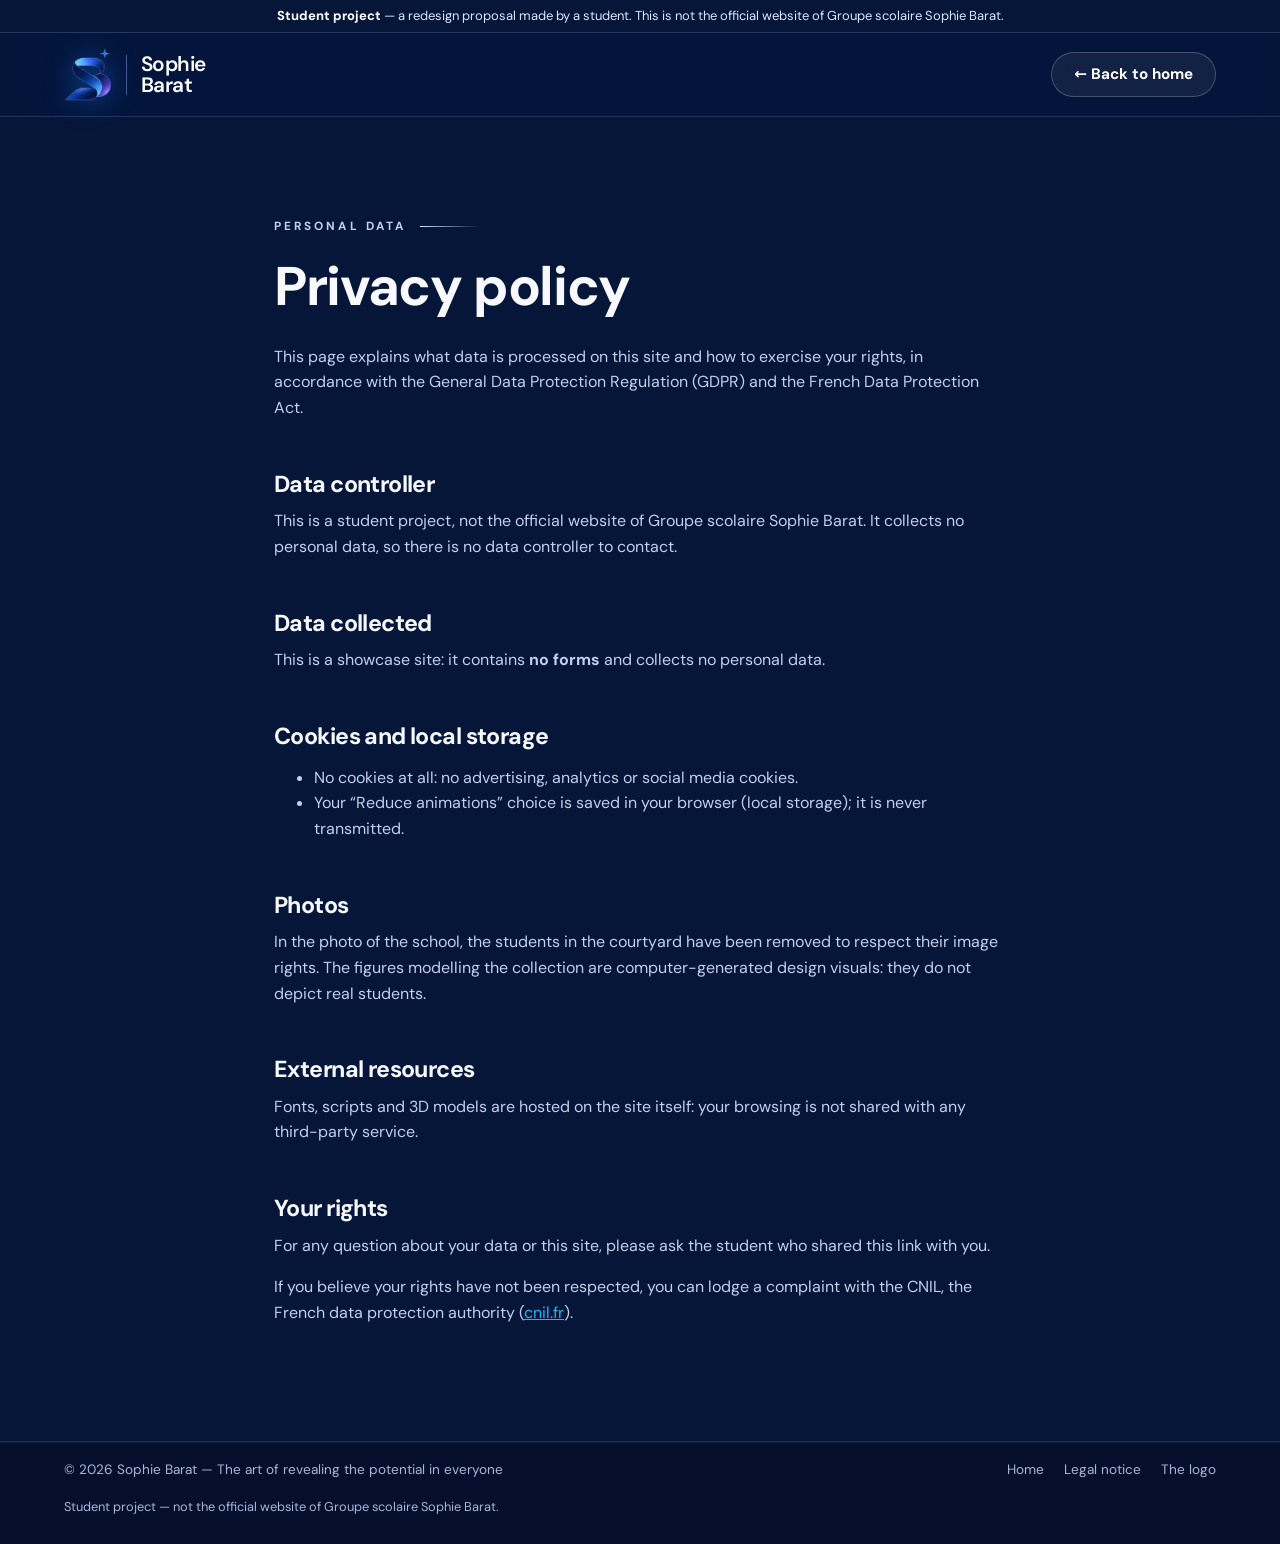
<file: privacy.html>
<!doctype html>
<html lang="en">
<head>
<meta charset="utf-8">
<meta name="viewport" content="width=device-width, initial-scale=1">
<title>Privacy policy — Sophie Barat (student project)</title>
<meta name="robots" content="noindex, nofollow, noarchive">
<meta name="theme-color" content="#061638">
<link rel="icon" href="favicon.ico" sizes="any">
<link rel="icon" href="favicon.png" type="image/png">
<link rel="stylesheet" href="assets/css/main.css">
<script src="assets/js/motion-pref.js"></script>
</head>
<body class="page-legal">
<a class="skip-link" href="#contenu">Skip to content</a>
<div class="student-banner" role="note"><p><strong>Student project</strong> — <span class="sb-full">a redesign proposal made by a student. This is not the official website of Groupe scolaire Sophie Barat.</span><span class="sb-short">not the official website of Groupe scolaire Sophie Barat.</span></p></div>
<header class="site-header">
  <div class="header-inner">
    <a class="brand" href="./" aria-label="Sophie Barat, back to home"><img class="brand-mark" src="assets/img/logo-sb.png" width="113" height="129" alt=""><span class="brand-sep" aria-hidden="true"></span><span class="brand-name">Sophie<br>Barat</span></a>
    <a class="btn btn-ghost btn-sm" href="./">← Back to home</a>
  </div>
</header>
<main id="contenu" tabindex="-1">
  <div class="wrap legal">
    <p class="eyebrow">Personal data</p>
    <h1>Privacy policy</h1>
    <p>This page explains what data is processed on this site and how to exercise your rights, in accordance with the General Data Protection Regulation (GDPR) and the French Data Protection Act.</p>

    <h2>Data controller</h2>
    <p>This is a student project, not the official website of Groupe scolaire Sophie Barat. It collects no personal data, so there is no data controller to contact.</p>

    <h2>Data collected</h2>
    <p>This is a showcase site: it contains <strong>no forms</strong> and collects no personal data.</p>

    <h2>Cookies and local storage</h2>
    <ul>
      <li>No cookies at all: no advertising, analytics or social media cookies.</li>
      <li>Your “Reduce animations” choice is saved in your browser (local storage); it is never transmitted.</li>
    </ul>

    <h2>Photos</h2>
    <p>In the photo of the school, the students in the courtyard have been removed to respect their image rights. The figures modelling the collection are computer-generated design visuals: they do not depict real students.</p>

    <h2>External resources</h2>
    <p>Fonts, scripts and 3D models are hosted on the site itself: your browsing is not shared with any third-party service.</p>

    <h2>Your rights</h2>
    <p>For any question about your data or this site, please ask the student who shared this link with you.</p>
    <p>If you believe your rights have not been respected, you can lodge a complaint with the CNIL, the French data protection authority (<a href="https://www.cnil.fr/fr/plaintes" rel="noopener">cnil.fr</a>).</p>

  </div>
</main>
<footer class="site-footer">
  <div class="footer-bottom">
    <p>© <span data-year>2026</span> Sophie Barat — The art of revealing the potential in everyone</p>
    <nav aria-label="Legal information"><ul><li><a href="./">Home</a></li><li><a href="legal-notice.html">Legal notice</a></li><li><a href="./#logo">The logo</a></li></ul></nav>
    <p class="footer-disclaimer">Student project — not the official website of Groupe scolaire Sophie Barat.</p>
  </div>
</footer>
<script type="module" src="assets/js/legal.js"></script>
</body>
</html>
</file>
<file: assets/css/main.css>
/* =============================================================================
   Sophie Barat — feuille de style principale
   Palette et typographie reprises de la direction artistique fournie.
   ========================================================================== */
@font-face {
  font-family: "DM Sans";
  src: url("../fonts/dm-sans-latin-wght-normal.woff2") format("woff2-variations");
  font-weight: 100 1000; font-style: normal; font-display: swap;
  unicode-range: U+0000-00FF, U+0131, U+0152-0153, U+02BB-02BC, U+02C6, U+02DA, U+02DC, U+0304, U+0308, U+0329, U+2000-206F, U+20AC, U+2122, U+2191, U+2193, U+2212, U+2215, U+FEFF, U+FFFD;
}
@font-face {
  font-family: "DM Sans";
  src: url("../fonts/dm-sans-latin-ext-wght-normal.woff2") format("woff2-variations");
  font-weight: 100 1000; font-style: normal; font-display: swap;
  unicode-range: U+0100-02BA, U+02BD-02C5, U+02C7-02CC, U+02CE-02D7, U+02DD-02FF, U+0304, U+0308, U+0329, U+1D00-1DBF, U+1E00-1E9F, U+1EF2-1EFF, U+2020, U+20A0-20AB, U+20AD-20C0, U+2113, U+2C60-2C7F, U+A720-A7FF;
}

:root {
  /* Palette (direction artistique) */
  --night: #061638;          /* bleu nuit — principal */
  --night-2: #0a2054;
  --night-3: #112b70;
  --electric: #087dff;       /* bleu électrique — accent */
  --electric-2: #2f6bff;
  --cyan: #18b9ff;
  --violet: #672dff;         /* violet — secondaire */
  --white: #f7f9ff;
  --grey: #eef1f8;           /* gris clair */
  --grey-2: #dde3f0;
  --muted: #c3cfec;
  --muted-dark: #4a5677;
  --line: rgba(140, 169, 255, .28);
  --glass: linear-gradient(145deg, rgba(16, 42, 106, .72), rgba(18, 26, 84, .62));
  --grad: linear-gradient(100deg, #13b9ff 0%, #1f5cf0 55%, #4a2ee0 100%);
  --grad-text: linear-gradient(120deg, #7fd3ff, #4f8dff 50%, #9a6bff);
  --radius: 22px;
  --radius-sm: 14px;
  --shadow: 0 22px 60px rgba(2, 9, 38, .5);
  --ease: cubic-bezier(.2, .7, .2, 1);
  --t: .45s;
  --gutter: clamp(16px, 5vw, 84px);
  --header-h: 84px;
  --banner-h: 33px;          /* hauteur du bandeau « Student project » (valeur réelle posée par motion-pref.js) */
  --font: "DM Sans", system-ui, -apple-system, "Segoe UI", Roboto, Arial, sans-serif;
  color-scheme: dark;
}

/* ------------------------------------------------------------------ base */
*, *::before, *::after { box-sizing: border-box; }
html { scroll-behavior: smooth; scroll-padding-top: calc(var(--banner-h) + var(--header-h) + 12px); -webkit-text-size-adjust: 100%; }
body { margin: 0; font-family: var(--font); font-size: 16px; line-height: 1.6; color: var(--white); background: var(--night); overflow-x: hidden; -webkit-font-smoothing: antialiased; }
img { max-width: 100%; height: auto; display: block; }
a { color: inherit; }
button, input, select, textarea { font: inherit; color: inherit; }
button { cursor: pointer; }
h1, h2, h3 { line-height: 1.08; letter-spacing: -.025em; margin: 0 0 .5em; font-weight: 700; }
p { margin: 0 0 1em; }
.ico { width: 1.2em; height: 1.2em; flex-shrink: 0; vertical-align: -.22em; }
.ico-lg { width: 34px; height: 34px; color: var(--cyan); }
.sprite { position: absolute; width: 0; height: 0; overflow: hidden; }
.sr-only { position: absolute !important; width: 1px; height: 1px; padding: 0; margin: -1px; overflow: hidden; clip: rect(0 0 0 0); white-space: nowrap; border: 0; }
.skip-link { position: fixed; left: 16px; top: -60px; z-index: 100; background: var(--white); color: var(--night); padding: 10px 18px; border-radius: 10px; font-weight: 700; transition: top .2s; }
.skip-link:focus { top: 12px; }
:focus-visible { outline: 3px solid var(--cyan); outline-offset: 3px; border-radius: 6px; }
main:focus { outline: none; }
.wrap { max-width: 1400px; margin: 0 auto; padding: 0 var(--gutter); }
.small { font-size: .85rem; }

/* ------------------------------------------------------------------ boutons */
.btn { display: inline-flex; align-items: center; justify-content: center; gap: .55em; border: 0; border-radius: 999px; padding: 14px 26px; font-weight: 700; text-decoration: none; line-height: 1.2; transition: transform .25s var(--ease), box-shadow .25s var(--ease), filter .25s, background .25s; position: relative; isolation: isolate; }
.btn:active { transform: translateY(0) scale(.98); }
.btn-primary { background: var(--grad); color: #fff; box-shadow: 0 12px 32px rgba(0, 110, 255, .35), inset 0 1px 0 rgba(255, 255, 255, .25); }
.btn-primary:hover { filter: brightness(1.12); transform: translateY(-2px); box-shadow: 0 16px 40px rgba(0, 110, 255, .5), inset 0 1px 0 rgba(255, 255, 255, .25); }
.btn-primary .ico { transition: transform .25s var(--ease); }
.btn-primary:hover .ico, .btn-link:hover .ico, .feature:hover .f-arrow .ico { transform: translateX(3px); }
.btn-ghost { background: rgba(255, 255, 255, .06); border: 1px solid rgba(255, 255, 255, .22); color: #fff; backdrop-filter: blur(10px); }
.btn-ghost:hover { background: rgba(255, 255, 255, .14); transform: translateY(-2px); }
.btn-outline { background: rgba(11, 29, 76, .55); border: 1px solid rgba(140, 170, 255, .65); color: #fff; }
.btn-outline:hover { background: #1c3a85; border-color: #a8c0ff; transform: translateY(-1px); }
.btn-sm { padding: 12px 22px; font-size: .95rem; }
.btn-lg { padding: 17px 30px; font-size: 1.02rem; }
.btn-block { width: 100%; }
.btn-link { background: none; border: 0; padding: 4px 0; color: var(--cyan); font-weight: 700; display: inline-flex; gap: .4em; align-items: center; text-decoration: none; }
.btn-link .ico { transition: transform .25s var(--ease); }
.btn-link:hover { color: #fff; }
.icon-btn { display: inline-grid; place-items: center; width: 44px; height: 44px; border-radius: 50%; border: 0; background: transparent; color: #fff; transition: background .2s, transform .2s; }
.icon-btn .ico { width: 24px; height: 24px; }
.icon-btn:hover { background: rgba(255, 255, 255, .1); }
.glass { background: var(--glass); border: 1px solid rgba(141, 170, 255, .38); border-radius: var(--radius); box-shadow: var(--shadow); backdrop-filter: blur(16px); -webkit-backdrop-filter: blur(16px); }
.tag { display: inline-block; font-size: .72rem; font-weight: 700; letter-spacing: .08em; text-transform: uppercase; padding: 4px 10px; border-radius: 999px; background: rgba(24, 185, 255, .14); color: #8fd8ff; border: 1px solid rgba(24, 185, 255, .3); }

/* ------------------------------------------------------------------ bandeau « projet d'élève » (toujours affiché, non masquable) */
.student-banner { position: sticky; top: 0; z-index: 45; background: var(--night); color: #dbe5ff; border-bottom: 1px solid rgba(157, 183, 255, .22); padding: 7px 16px; text-align: center; font-size: .8125rem; line-height: 18px; }
.student-banner p { margin: 0 auto; max-width: 1100px; text-wrap: balance; overflow-wrap: anywhere; }
.student-banner strong { color: #fff; font-weight: 700; }
.student-banner .sb-short { display: none; }
@media (max-width: 560px) { .student-banner .sb-full { display: none; } .student-banner .sb-short { display: inline; } }
.footer-disclaimer { flex-basis: 100%; margin: 0; font-size: .8rem; color: #a8b6dc; }

/* ------------------------------------------------------------------ en-tête */
.site-header { position: sticky; top: var(--banner-h); z-index: 40; height: var(--header-h); background: rgba(6, 22, 56, .66); backdrop-filter: blur(18px) saturate(140%); -webkit-backdrop-filter: blur(18px) saturate(140%); border-bottom: 1px solid rgba(157, 183, 255, .2); transition: background .3s, box-shadow .3s; }
.site-header.is-scrolled { background: rgba(6, 22, 56, .9); box-shadow: 0 10px 30px rgba(0, 0, 0, .25); }
.header-inner { height: 100%; max-width: 1600px; margin: 0 auto; padding: 0 var(--gutter); display: flex; align-items: center; justify-content: space-between; gap: 20px; }
.brand { display: flex; align-items: center; gap: 14px; text-decoration: none; color: #fff; flex-shrink: 0; }
.brand-mark { width: 48px; height: auto; filter: drop-shadow(0 0 14px rgba(20, 123, 255, .45)); transition: transform .5s var(--ease); }
.brand:hover .brand-mark { transform: rotate(-6deg) scale(1.05); }
.brand-sep { width: 1px; height: 40px; background: rgba(145, 177, 255, .45); }
.brand-name { font-size: 1.3rem; line-height: .98; font-weight: 600; letter-spacing: -.03em; }
.nav-list { list-style: none; margin: 0; padding: 0; display: flex; align-items: center; gap: clamp(8px, 2.6vw, 44px); }
.nav-list > li { position: relative; }
.nav-link { white-space: nowrap; display: inline-flex; align-items: center; gap: 4px; background: none; border: 0; padding: 10px 4px; color: #e8eeff; text-decoration: none; font-weight: 600; font-size: .95rem; opacity: .9; position: relative; }
.nav-link::after { content: ""; position: absolute; left: 4px; right: 4px; bottom: -1px; height: 2px; border-radius: 2px; background: linear-gradient(90deg, var(--cyan), var(--violet)); box-shadow: 0 0 12px var(--cyan); transform: scaleX(0); transform-origin: left; transition: transform .35s var(--ease); }
.nav-link:hover, .nav-link.is-active, .nav-link[aria-expanded="true"] { opacity: 1; color: #fff; }
.nav-link:hover::after, .nav-link.is-active::after { transform: scaleX(1); }
.ico-chev { width: 16px; height: 16px; transition: transform .25s; }
.nav-link[aria-expanded="true"] .ico-chev { transform: rotate(180deg); }
.sub { list-style: none; margin: 0; padding: 8px; position: absolute; top: calc(100% + 10px); left: -12px; min-width: 230px; background: rgba(10, 28, 72, .96); border: 1px solid var(--line); border-radius: 16px; box-shadow: var(--shadow); opacity: 0; visibility: hidden; transform: translateY(-6px); transition: opacity .22s, transform .22s var(--ease), visibility .22s; }
.has-sub.is-open .sub { opacity: 1; visibility: visible; transform: none; }
.sub a { display: block; padding: 10px 14px; border-radius: 10px; text-decoration: none; color: #dfe8ff; font-size: .95rem; }
.sub a:hover, .sub a:focus-visible { background: rgba(47, 107, 255, .25); color: #fff; }
.header-actions { display: flex; align-items: center; gap: 10px; }
.menu-btn { display: none; }

/* ------------------------------------------------------------------ héros */
.hero { position: relative; isolation: isolate; overflow: hidden; overflow: clip; background: radial-gradient(ellipse 70% 60% at 55% 38%, #2446a9 0%, #142f78 32%, #0a1d4e 60%, var(--night) 82%); padding-bottom: 34px; }
.hero-bg { position: absolute; inset: 0; z-index: -1; pointer-events: none; overflow: hidden; overflow: clip; }
.glow { position: absolute; border-radius: 50%; filter: blur(70px); opacity: .55; }
.glow-a { width: 46vw; height: 46vw; right: -12vw; top: -14vw; background: radial-gradient(circle, #2d6dff, transparent 65%); }
.glow-b { width: 38vw; height: 38vw; left: -14vw; bottom: -10vw; background: radial-gradient(circle, #5a2cf0, transparent 62%); opacity: .35; }
.glow-c { width: 30vw; height: 20vw; left: 34%; top: 58%; background: radial-gradient(circle, #3a7bff, transparent 60%); opacity: .4; }
.ribbons { position: absolute; right: 0; top: 0; height: 100%; width: min(48vw, 640px); opacity: .9; }
.ribbons .rib { stroke-dasharray: 1400; stroke-dashoffset: 1400; animation: draw 2.6s var(--ease) .3s forwards; }
.ribbons .r2 { animation-delay: .6s; }
.ribbons .r3 { animation-delay: .9s; }
@keyframes draw { to { stroke-dashoffset: 0; } }
.hero-photo { position: absolute; left: 0; right: 0; bottom: 0; height: 64%; background: url("../img/lycee-soir.webp") 26% 100% / cover no-repeat; opacity: .92;
  -webkit-mask-image: linear-gradient(to top, #000 35%, rgba(0,0,0,.65) 62%, transparent 100%); mask-image: linear-gradient(to top, #000 35%, rgba(0,0,0,.65) 62%, transparent 100%); }
.hero-photo::after { content: ""; position: absolute; inset: 0; background: radial-gradient(ellipse 34% 70% at 52% 80%, rgba(18, 40, 120, .82), transparent 70%), linear-gradient(90deg, rgba(6, 22, 56, .25), rgba(6, 22, 56, .1) 35%, rgba(6, 22, 56, .55) 70%, rgba(6, 22, 56, .85)); }
@media (max-width: 760px) { .hero-photo { background-image: url("../img/lycee-soir-sm.webp"); height: 40%; top: 0; bottom: auto; -webkit-mask-image: linear-gradient(to bottom, #000 30%, transparent 100%); mask-image: linear-gradient(to bottom, #000 30%, transparent 100%); opacity: .5; } }
.horizon { position: absolute; left: 0; right: 0; bottom: 0; height: 22%; background: linear-gradient(180deg, transparent, rgba(6, 22, 56, .7) 70%, var(--night)); }
.hero-grid { max-width: 1600px; margin: 0 auto; padding: clamp(28px, 5vh, 64px) var(--gutter) 24px; display: grid; grid-template-columns: minmax(340px, 1fr) minmax(420px, 1.25fr) minmax(280px, .72fr); gap: 24px; align-items: center; min-height: min(760px, calc(100svh - var(--banner-h) - var(--header-h) - 150px)); }
.eyebrow { font-size: .74rem; letter-spacing: .26em; text-transform: uppercase; color: #d3e4ff; font-weight: 700; margin-bottom: 22px; display: flex; align-items: center; gap: 14px; }
.eyebrow::after { content: ""; width: 60px; height: 1px; background: linear-gradient(90deg, #d3e4ff, transparent); }
.eyebrow-dark { color: var(--electric-2); }
.eyebrow-dark::after { background: linear-gradient(90deg, var(--electric-2), transparent); }
.hero h1 { font-size: clamp(2.6rem, 4.3vw, 4.9rem); line-height: .98; letter-spacing: -.045em; margin-bottom: 22px; }
.hero h1 span { display: block; }
.hero h1 span:last-child { background: linear-gradient(100deg, #fff 30%, #b7cbff 70%, #c6a8ff); -webkit-background-clip: text; background-clip: text; color: transparent; }
.hero-slogan { font-size: clamp(1.1rem, 1.6vw, 1.45rem); color: #e0e9ff; margin-bottom: 36px; }
.hero-ctas { display: flex; flex-wrap: wrap; gap: 12px; }

/* ------------------------------------------------------------------ visionneuse 3D */
.viewer { position: relative; height: clamp(460px, 68vh, 640px); min-width: 0; }
.stage { position: absolute; inset: 0; }
#stage-canvas { width: 100%; height: 100%; display: block; touch-action: pan-y; outline: none; border-radius: 24px; cursor: grab; }
#stage-canvas:active { cursor: grabbing; }
#stage-canvas:focus-visible { box-shadow: 0 0 0 3px var(--cyan); }
.viewer[data-state="ready"] .podium { opacity: 0; }
.podium { transition: opacity .8s; position: absolute; left: 50%; bottom: 3%; width: 86%; height: 70px; transform: translateX(-50%); pointer-events: none; z-index: 0; }
.podium-ring { position: absolute; inset: 0; border-radius: 50%; border: 2px solid #4a7dff; box-shadow: 0 0 18px #3684ff, 0 0 60px rgba(36, 94, 255, .55), inset 0 0 30px rgba(54, 132, 255, .35); background: radial-gradient(ellipse at center, rgba(70, 120, 255, .28), transparent 70%); }
.podium-ring.r2 { inset: 16px 12%; border-color: rgba(160, 120, 255, .55); box-shadow: 0 0 12px rgba(130, 90, 255, .5); background: none; }
.orbit-arrow { position: absolute; top: 18px; width: 22px; height: 22px; border-left: 2px solid #e3edff; border-bottom: 2px solid #e3edff; filter: drop-shadow(0 0 5px #fff); }
.orbit-arrow.l { left: -6px; transform: rotate(35deg); }
.orbit-arrow.r { right: -6px; transform: rotate(-125deg) scaleY(-1); }
#stage-canvas { position: relative; z-index: 1; }
.viewer-top { position: absolute; top: 0; left: 50%; transform: translateX(-50%); z-index: 5; }
.seg { display: inline-flex; padding: 4px; border-radius: 999px; background: rgba(6, 22, 56, .72); border: 1px solid rgba(113, 153, 255, .45); backdrop-filter: blur(12px); }
.seg button { border: 0; background: transparent; color: #d9e6ff; border-radius: 999px; padding: 9px 24px; font-size: .9rem; font-weight: 600; transition: background .3s, color .3s; min-width: 92px; }
.seg button[aria-checked="true"] { background: var(--grad); color: #fff; box-shadow: 0 6px 18px rgba(0, 110, 255, .35); }
.seg button:not([aria-checked="true"]):hover { background: rgba(255, 255, 255, .08); }
.badge-360 { position: absolute; z-index: 5; top: 22px; right: 4%; width: 62px; height: 62px; border-radius: 50%; display: grid; place-items: center; border: 1px solid rgba(160, 180, 255, .7); background: rgba(11, 27, 73, .66); color: #fff; font-weight: 800; font-size: .95rem; backdrop-filter: blur(8px); transition: transform .3s var(--ease), background .3s; }
.badge-360 .ico { position: absolute; inset: -9px; width: calc(100% + 18px); height: calc(100% + 18px); color: #b9aaff; animation: spin 9s linear infinite; }
.badge-360[aria-pressed="false"] .ico { animation-play-state: paused; opacity: .5; }
.badge-360:hover { transform: scale(1.06); background: rgba(30, 60, 150, .8); }
@keyframes spin { to { transform: rotate(360deg); } }
.nav-arrow { position: absolute; z-index: 5; top: 50%; transform: translateY(-50%); width: 48px; height: 48px; border-radius: 50%; display: grid; place-items: center; border: 1px solid rgba(170, 190, 255, .65); background: rgba(8, 22, 60, .7); color: #fff; backdrop-filter: blur(8px); transition: background .25s, transform .25s var(--ease), border-color .25s; }
.nav-arrow:hover { background: #1c3a85; border-color: #fff; }
.nav-arrow:active { transform: translateY(-50%) scale(.92); }
.nav-arrow.prev { left: 2%; }
.nav-arrow.next { right: 2%; }
.viewer-hint { position: absolute; left: 50%; bottom: -4px; transform: translateX(-50%); margin: 0; font-size: .78rem; color: rgba(220, 230, 255, .7); white-space: nowrap; z-index: 4; transition: opacity .6s; }
.viewer.has-interacted .viewer-hint { opacity: 0; }
.loader { position: absolute; inset: 0; display: grid; place-content: center; justify-items: center; gap: 14px; z-index: 3; text-align: center; color: #cfdcff; font-size: .9rem; transition: opacity .5s; }
.viewer[data-state="ready"] .loader { opacity: 0; pointer-events: none; }
.loader-ring { width: 54px; height: 54px; border-radius: 50%; border: 3px solid rgba(255, 255, 255, .15); border-top-color: var(--cyan); animation: spin 1s linear infinite; }
.viewer[data-state="error"] .loader-ring { animation: none; border-color: #ff8a8a; }
.viewer-fallback { position: absolute; inset: 40% 10% auto; text-align: center; }
.viewer-tools, .views, .close-3d { display: none; }
.close-3d { position: absolute; z-index: 7; top: 18px; left: 18px; align-items: center; gap: 8px; padding: 10px 16px 10px 12px; border-radius: 999px; border: 1px solid rgba(160, 185, 255, .5); background: rgba(8, 22, 60, .78); color: #fff; font-weight: 700; backdrop-filter: blur(8px); transition: background .2s; }
.close-3d:hover { background: #1c3a85; }
.viewer-tools { position: absolute; z-index: 6; left: 18px; top: 50%; transform: translateY(-50%); flex-direction: column; gap: 8px; }
.tool { width: 46px; height: 46px; border-radius: 14px; border: 1px solid rgba(160, 185, 255, .45); background: rgba(8, 22, 60, .72); color: #fff; display: grid; place-items: center; backdrop-filter: blur(8px); transition: background .2s, transform .2s; }
.tool:hover { background: #1c3a85; }
.tool[aria-pressed="true"] { background: var(--grad); border-color: transparent; }
.views { position: absolute; z-index: 6; left: 50%; bottom: 22px; transform: translateX(-50%); gap: 4px; padding: 4px; border-radius: 999px; background: rgba(6, 22, 56, .75); border: 1px solid rgba(113, 153, 255, .4); backdrop-filter: blur(10px); }
.views button { border: 0; background: none; color: #dbe6ff; padding: 8px 16px; border-radius: 999px; font-weight: 600; font-size: .85rem; }
.views button:hover, .views button.is-active { background: rgba(47, 107, 255, .45); color: #fff; }

/* ------------------------------------------------------------------ fiche produit (carte) */
.product-card { padding: 26px; align-self: center; position: relative; z-index: 4; }
.pc-kicker { font-size: .72rem; letter-spacing: .16em; text-transform: uppercase; color: #8fd8ff; font-weight: 700; margin-bottom: 8px; }
.product-card h2 { font-size: 1.55rem; margin-bottom: 12px; }
.pc-desc { color: #d1dcf7; font-size: .95rem; line-height: 1.6; margin-bottom: 18px; }
.pc-specs { list-style: none; margin: 0 0 18px; padding: 16px 0 0; border-top: 1px solid rgba(167, 191, 255, .25); display: grid; gap: 12px; }
.pc-specs li { display: flex; gap: 14px; align-items: center; font-size: .95rem; color: #eef3ff; }
.pc-specs .ico { width: 24px; height: 24px; color: #d8e8ff; }
.pc-label { font-size: .85rem; color: #c9d6f5; margin: 0 0 10px; display: block; }
.pc-label b { color: #fff; font-weight: 700; }
.swatches { display: flex; gap: 12px; margin-bottom: 20px; }
.swatch { width: 34px; height: 34px; border-radius: 50%; border: 2px solid rgba(255, 255, 255, .7); padding: 0; background: var(--c); box-shadow: 0 0 0 0 transparent; transition: transform .2s var(--ease), box-shadow .2s; position: relative; }
.swatch:hover { transform: scale(1.1); }
.swatch[aria-checked="true"] { box-shadow: 0 0 0 3px var(--night), 0 0 0 5px #8bb7ff; }
.swatch[aria-checked="true"]::after { content: ""; position: absolute; inset: 9px; border-radius: 50%; background: rgba(255, 255, 255, .85); transform: scale(.45); }
.swatch[data-color="blanc"][aria-checked="true"]::after { background: var(--night); }
.pc-actions { display: grid; gap: 12px; justify-items: center; }
.pc-pickers { display: none; }
.pk-group { margin-bottom: 14px; }
.pk-list { display: flex; flex-wrap: wrap; gap: 8px; }
.pk { border: 1px solid rgba(160, 185, 255, .45); background: rgba(8, 22, 60, .5); color: #e3ebff; border-radius: 999px; padding: 8px 14px; font-size: .86rem; font-weight: 600; transition: background .2s, border-color .2s; }
.pk:hover { border-color: #fff; }
.pk[aria-checked="true"] { background: var(--grad); border-color: transparent; color: #fff; }
.product-card .is-swapping { animation: swap .5s var(--ease); }
@keyframes swap { from { opacity: 0; transform: translateY(8px); } to { opacity: 1; transform: none; } }

/* ------------------------------------------------------------------ mode configurateur plein écran */
body.config-open { overflow: hidden; }
body.config-open .hero { z-index: 100; }
body.config-open .student-banner { z-index: 110; }   /* le bandeau reste visible au-dessus du configurateur */
body.config-open .viewer { position: fixed; inset: var(--banner-h) 0 0 0; z-index: 60; height: auto; background: radial-gradient(ellipse 60% 70% at 42% 45%, #1f3f9c 0%, #10296b 40%, #071638 85%); }
body.config-open .viewer::before { content: ""; position: absolute; inset: 0; background: radial-gradient(circle at 80% 10%, rgba(103, 45, 255, .35), transparent 40%); pointer-events: none; }
body.config-open .stage { right: min(400px, 34vw); }
body.config-open .viewer-top { left: calc((100% - min(400px, 34vw)) / 2); top: 18px; }
body.config-open .viewer-tools, body.config-open .close-3d { display: flex; }
body.config-open .views { display: flex; left: calc((100% - min(400px, 34vw)) / 2); }
body.config-open .badge-360 { right: calc(min(400px, 34vw) + 24px); top: 18px; }
body.config-open .nav-arrow.next { right: calc(min(400px, 34vw) + 16px); }
body.config-open .nav-arrow.prev { left: 84px; }
body.config-open .viewer-hint { display: none; }
body.config-open .product-card { position: fixed; z-index: 61; top: var(--banner-h); right: 0; bottom: 0; width: min(400px, 34vw); border-radius: 0; overflow-y: auto; align-self: auto; padding: 30px 26px; background: rgba(9, 24, 66, .94); border-width: 0 0 0 1px; }
body.config-open .pc-pickers { display: block; padding-bottom: 6px; margin-bottom: 18px; border-bottom: 1px solid rgba(167, 191, 255, .2); }
body.config-open #explore-3d { display: none; }
body.config-open .site-header { visibility: hidden; }

/* ------------------------------------------------------------------ cartes « features » */
.features { max-width: 1480px; margin: 8px auto 0; padding: 0 var(--gutter); display: grid; grid-template-columns: repeat(3, 1fr); gap: 24px; position: relative; z-index: 2; }
.feature { display: flex; align-items: center; gap: 18px; padding: 12px 18px 12px 12px; text-decoration: none; color: inherit; min-height: 116px; background: linear-gradient(110deg, rgba(18, 43, 104, .85), rgba(37, 45, 129, .75)); transition: transform .35s var(--ease), border-color .35s, box-shadow .35s; }
.feature img { width: 120px; height: 92px; object-fit: cover; border-radius: 14px; flex-shrink: 0; }
.feature .f-body { display: grid; gap: 4px; }
.feature strong { font-size: 1rem; }
.feature .f-body span { font-size: .85rem; color: #d2def8; line-height: 1.45; }
.f-arrow { margin-left: auto; width: 38px; height: 38px; border-radius: 50%; border: 1px solid rgba(155, 183, 255, .6); display: grid; place-items: center; flex-shrink: 0; transition: background .3s; }
.feature:hover { transform: translateY(-4px); border-color: rgba(190, 210, 255, .7); box-shadow: 0 26px 60px rgba(0, 20, 90, .6); }
.feature:hover .f-arrow { background: var(--grad); border-color: transparent; }
.f-arrow .ico { transition: transform .25s var(--ease); }

/* ------------------------------------------------------------------ sections */
.section { padding: clamp(72px, 10vw, 130px) 0; position: relative; }
.section-head { max-width: 780px; margin-bottom: 48px; }
.section h2 { font-size: clamp(2rem, 4vw, 3.4rem); letter-spacing: -.04em; }
.lead { font-size: clamp(1.02rem, 1.4vw, 1.18rem); color: var(--muted); max-width: 720px; }
.section-light { background: linear-gradient(180deg, #f3f5fb, #e8ecf6); color: var(--night); color-scheme: light; }
.section-light .lead { color: var(--muted-dark); }
.section-light .tag { background: rgba(8, 125, 255, .1); color: #0a52c7; border-color: rgba(8, 125, 255, .25); }
.section-deep { background: radial-gradient(ellipse at 20% 0%, #182f86 0%, #0a1d4e 45%, #061638 80%); }
.note { display: flex; gap: 10px; align-items: flex-start; margin-top: 30px; font-size: .9rem; color: var(--muted-dark); }

/* collection */
.lookbook { display: grid; grid-template-columns: 1.15fr 1fr; gap: 22px; margin-bottom: 56px; }
.lookbook figure { margin: 0; }
.lookbook-main { position: relative; border-radius: var(--radius); overflow: hidden; box-shadow: 0 30px 70px rgba(10, 29, 74, .25); background: #dfe2f1; }
.lookbook-main img { width: 100%; height: 100%; object-fit: cover; transition: transform 1.2s var(--ease); }
.lookbook-main:hover img { transform: scale(1.03); }
.lookbook-main figcaption { position: absolute; left: 14px; bottom: 14px; right: 14px; display: flex; gap: 10px; align-items: center; flex-wrap: wrap; font-size: .8rem; color: #1b2650; background: rgba(255, 255, 255, .78); padding: 8px 12px; border-radius: 12px; backdrop-filter: blur(8px); width: fit-content; }
.lookbook-details { display: grid; grid-template-columns: 1fr 1fr; gap: 16px; }
.lookbook-details figure { border-radius: 18px; overflow: hidden; position: relative; background: #0b1a40; }
.lookbook-details img { width: 100%; height: 100%; object-fit: cover; aspect-ratio: 4 / 4.4; transition: transform .8s var(--ease); }
.lookbook-details figure:hover img { transform: scale(1.06); }
.lookbook-details figcaption { position: absolute; left: 10px; bottom: 10px; font-size: .78rem; font-weight: 700; color: #fff; background: rgba(6, 22, 56, .7); padding: 5px 10px; border-radius: 999px; backdrop-filter: blur(6px); }
.cat-filter { display: flex; flex-wrap: wrap; gap: 10px; margin-bottom: 26px; }
.chip { border: 1px solid #c3cbe2; background: #fff; color: var(--night); padding: 10px 18px; border-radius: 999px; font-weight: 600; transition: background .2s, color .2s, border-color .2s; }
.chip:hover { border-color: var(--electric); }
.chip.is-active { background: var(--night); color: #fff; border-color: var(--night); }
.products { display: grid; grid-template-columns: repeat(3, 1fr); gap: 22px; }
.product { background: #fff; border-radius: var(--radius); overflow: hidden; box-shadow: 0 14px 40px rgba(10, 29, 74, .1); display: flex; flex-direction: column; transition: transform .35s var(--ease), box-shadow .35s; border: 1px solid #e1e6f2; }
.product:hover { transform: translateY(-6px); box-shadow: 0 26px 60px rgba(10, 29, 74, .18); }
.product.is-hidden { display: none; }
.product-media { position: relative; aspect-ratio: 4 / 3.3; background: radial-gradient(ellipse at 50% 40%, #2a4fb8 0%, #13307f 45%, #0a1d4e 85%); overflow: hidden; }
.product-media img { width: 100%; height: 100%; object-fit: contain; transition: transform .8s var(--ease); }
.product:hover .product-media img { transform: scale(1.05) translateY(-4px); }
.product-media .tag { position: absolute; left: 14px; top: 14px; background: rgba(6, 22, 56, .6); color: #cfe6ff; border-color: rgba(255, 255, 255, .2); }
.product-body { padding: 20px 22px 22px; display: flex; flex-direction: column; gap: 8px; flex: 1; }
.product-body h3 { font-size: 1.22rem; margin: 0; }
.product-body p { color: var(--muted-dark); font-size: .92rem; margin: 0; }
.product-colors { display: flex; gap: 7px; margin: 6px 0 4px; }
.product-colors span { width: 18px; height: 18px; border-radius: 50%; background: var(--c); border: 1px solid rgba(10, 29, 74, .25); }
.product-actions { display: flex; gap: 10px; flex-wrap: wrap; margin-top: auto; padding-top: 10px; }
.product-actions .btn { padding: 11px 18px; font-size: .9rem; }
.btn-dark { background: var(--night); color: #fff; }
.btn-dark:hover { background: #12307a; transform: translateY(-2px); }
.btn-light { background: #edf1fb; color: var(--night); border: 1px solid #d5dcef; }
.btn-light:hover { background: #fff; border-color: var(--electric); }

/* configurateur (bandeau) */
.config-cta { background: linear-gradient(110deg, #0c2468 0%, #1d2a8f 50%, #3a1fa8 100%); overflow: hidden; }
.config-cta::before { content: ""; position: absolute; inset: 0; background: radial-gradient(circle at 85% 50%, rgba(24, 185, 255, .35), transparent 45%); }
.config-cta-inner { position: relative; display: flex; align-items: center; justify-content: space-between; gap: 40px; }
.config-cta h2 { max-width: 780px; font-size: clamp(1.8rem, 3.4vw, 2.8rem); }

/* établissement */
.split { display: grid; grid-template-columns: 1.1fr 1fr; gap: 48px; margin-bottom: 70px; align-items: start; }
.split h3, .values h3, .practical h3 { font-size: 1.6rem; }
.split-text p { color: var(--muted); }
.timeline { position: relative; display: grid; gap: 22px; padding-left: 30px; }
.timeline::before { content: ""; position: absolute; left: 8px; top: 8px; bottom: 8px; width: 2px; background: linear-gradient(var(--cyan), var(--violet)); border-radius: 2px; }
.tl-item { position: relative; }
.tl-item::before { content: ""; position: absolute; left: -28px; top: 6px; width: 14px; height: 14px; border-radius: 50%; background: var(--night); border: 3px solid var(--cyan); box-shadow: 0 0 12px var(--cyan); }
.tl-year { font-weight: 800; color: #8fd8ff; font-size: .9rem; }
.tl-item p { margin: 2px 0 0; color: var(--muted); }
.cards-3 { display: grid; grid-template-columns: repeat(3, 1fr); gap: 22px; margin-bottom: 80px; }
.card { padding: 28px; }
.card h3 { font-size: 1.25rem; margin: 16px 0 10px; }
.card p { color: var(--muted); margin: 0; }
.values { margin-bottom: 80px; }
.values-list { list-style: none; padding: 0; margin: 26px 0 16px; display: grid; grid-template-columns: repeat(4, 1fr); gap: 18px; }
.values-list li { border: 1px solid var(--line); border-radius: var(--radius); padding: 26px 22px; display: grid; gap: 8px; background: linear-gradient(160deg, rgba(20, 45, 115, .55), rgba(10, 24, 66, .4)); transition: transform .35s var(--ease), border-color .35s; }
.values-list li:hover { transform: translateY(-4px); border-color: rgba(143, 216, 255, .6); }
.values-list .ico { width: 30px; height: 30px; color: #8fd8ff; }
.values-list strong { font-size: 1.15rem; }
.values-list span { color: var(--muted); font-size: .92rem; }
.practical-grid { display: grid; grid-template-columns: repeat(4, 1fr); gap: 18px; margin-top: 22px; }
.pi { display: flex; gap: 14px; align-items: flex-start; padding: 20px; border-radius: var(--radius-sm); background: rgba(255, 255, 255, .04); border: 1px solid var(--line); }
.pi .ico { width: 26px; height: 26px; color: var(--cyan); margin-top: 2px; }
.pi p { margin: 4px 0 0; color: var(--muted); font-size: .92rem; }

/* vie scolaire */
.life-grid { display: grid; grid-template-columns: repeat(3, 1fr); gap: 22px; }
.life-card { padding: 34px 28px; border-radius: var(--radius); border: 1px solid var(--line); background: rgba(255, 255, 255, .03); position: relative; overflow: hidden; transition: transform .35s var(--ease), background .35s; }
.life-card:hover { transform: translateY(-5px); background: rgba(255, 255, 255, .06); }
.life-num { font-size: 3.4rem; font-weight: 800; letter-spacing: -.05em; background: var(--grad-text); -webkit-background-clip: text; background-clip: text; color: transparent; display: block; line-height: 1; margin-bottom: 16px; }
.life-card p { color: var(--muted); margin: 0; }

/* l'école du futur (cartes numérotées + icône) */
.future-grid { display: grid; grid-template-columns: repeat(4, 1fr); gap: 22px; }
.future-top { display: flex; align-items: center; justify-content: space-between; gap: 16px; margin-bottom: 16px; }
.future-top .life-num { margin-bottom: 0; }
.future-card h3 { font-size: 1.25rem; margin: 0 0 10px; }
/* hologramme : l'icône flotte au-dessus d'un faisceau bleu électrique et violet */
.holo { position: relative; width: 56px; height: 56px; display: grid; place-items: center; flex-shrink: 0; }
.holo::before { content: ""; position: absolute; inset: 4px; border-radius: 50%; background: radial-gradient(circle, rgba(8, 125, 255, .45), rgba(103, 45, 255, .25) 55%, transparent 72%); filter: blur(6px); }
.holo-beam { position: absolute; left: 50%; bottom: 6px; width: 34px; height: 30px; transform: translateX(-50%); background: linear-gradient(to top, rgba(8, 125, 255, .55), rgba(103, 45, 255, .2) 70%, transparent); clip-path: polygon(38% 100%, 62% 100%, 100% 0, 0 0); opacity: .7; }
.holo-ico { position: relative; width: 36px; height: 36px; color: #8fd8ff; filter: drop-shadow(0 0 6px var(--electric)) drop-shadow(0 0 12px var(--violet)); }
.future-holo .holo-ico { animation: holoFloat 3.6s ease-in-out infinite, holoFlicker 5s linear infinite; }
.future-holo .holo::before { animation: holoGlow 3.6s ease-in-out infinite; }
.future-holo .holo-beam { animation: holoBeam 3.6s ease-in-out infinite; }
@keyframes holoFloat { 50% { transform: translateY(-5px); } }
@keyframes holoFlicker { 0%, 46%, 50%, 100% { opacity: 1; } 48% { opacity: .55; } }
@keyframes holoGlow { 50% { opacity: .6; transform: scale(1.12); } }
@keyframes holoBeam { 50% { opacity: .4; } }
html.reduce-motion .future-holo .holo-ico, html.reduce-motion .future-holo .holo::before, html.reduce-motion .future-holo .holo-beam { animation: none !important; }
@media (prefers-reduced-motion: reduce) {
  .future-holo .holo-ico, .future-holo .holo::before, .future-holo .holo-beam { animation: none !important; }
}

/* actualités */
.news-grid { display: grid; grid-template-columns: repeat(3, 1fr); gap: 22px; }
.news { padding: 28px; display: flex; flex-direction: column; gap: 12px; }
.news h3 { font-size: 1.25rem; margin: 0; }
.news p { color: var(--muted); margin: 0; }


/* photo de l'établissement */
.campus { margin: 0 0 64px; border-radius: var(--radius); overflow: hidden; position: relative; box-shadow: 0 30px 70px rgba(0, 0, 0, .35); border: 1px solid var(--line); }
.campus img { width: 100%; height: auto; aspect-ratio: 1888 / 544; object-fit: cover; }
.campus figcaption { position: absolute; left: 16px; bottom: 14px; right: 16px; font-weight: 700; color: #fff; text-shadow: 0 2px 10px rgba(0, 0, 0, .6); }
.campus figcaption span { display: block; font-weight: 500; font-size: .8rem; opacity: .9; }

/* présentation du logo (mode « diapositive ») */
.logo-section { overflow: hidden; }
.logo-board { position: relative; max-width: 1200px; aspect-ratio: 1200 / 700; margin: 0 auto 90px; color: var(--electric-2); }
.logo-arrows { position: absolute; inset: 0; width: 100%; height: 100%; overflow: visible; }
.arrow { fill: none; stroke: currentColor; stroke-width: 2.5; stroke-linecap: round; stroke-dasharray: 700; stroke-dashoffset: 700; opacity: 0; transition: stroke-dashoffset 1.6s var(--ease), opacity .4s; }
.logo-board.is-in .arrow { stroke-dashoffset: 0; opacity: 1; }
.logo-board.is-in .arrow:nth-child(3) { transition-delay: .15s; } .logo-board.is-in .arrow:nth-child(4) { transition-delay: .3s; }
.logo-board.is-in .arrow:nth-child(5) { transition-delay: .45s; } .logo-board.is-in .arrow:nth-child(6) { transition-delay: .6s; } .logo-board.is-in .arrow:nth-child(7) { transition-delay: .75s; }
.logo-main { position: absolute; left: 27.5%; top: 30.85%; width: 45%; margin: 0; }
.logo-main img { width: 100%; height: auto; filter: drop-shadow(0 18px 40px rgba(10, 29, 74, .18)); }
.pin { position: absolute; left: var(--x); top: var(--y); transform: translate(-50%, -50%); width: 26px; height: 26px; border-radius: 50%; display: grid; place-items: center; background: var(--grad); color: #fff; font-size: .78rem; font-weight: 800; box-shadow: 0 0 0 5px rgba(8, 125, 255, .16), 0 6px 14px rgba(10, 29, 74, .3); }
.logo-board.is-in .pin { animation: pinPulse 2.4s ease-in-out infinite; }
@keyframes pinPulse { 50% { box-shadow: 0 0 0 9px rgba(8, 125, 255, .08), 0 6px 14px rgba(10, 29, 74, .3); } }
.callout { position: absolute; left: var(--cx); top: var(--cy); width: 22.5%; background: #fff; border: 1px solid #dfe5f3; border-radius: 18px; padding: 16px 18px 14px; box-shadow: 0 16px 40px rgba(10, 29, 74, .1); color: var(--night); }
.callout h3 { font-size: 1.05rem; margin: 0 0 6px; display: flex; align-items: center; gap: 10px; }
.callout p { margin: 0; font-size: .9rem; color: var(--muted-dark); }
.callout .num { position: absolute; top: -12px; left: -12px; width: 28px; height: 28px; border-radius: 50%; display: grid; place-items: center; background: var(--night); color: #fff; font-size: .8rem; font-weight: 800; }
.palette { margin-bottom: 80px; }
.palette h3, .logo-versions h3 { font-size: 1.6rem; }
.swatch-list { list-style: none; padding: 0; margin: 24px 0 0; display: grid; grid-template-columns: repeat(5, 1fr); gap: 16px; }
.swatch-list li { background: #fff; border: 1px solid #dfe5f3; border-radius: var(--radius); padding: 14px 14px 18px; display: grid; gap: 6px; box-shadow: 0 12px 30px rgba(10, 29, 74, .07); }
.chip-color { display: block; height: 110px; border-radius: 14px; background: var(--c); margin-bottom: 6px; }
.chip-color.light { border: 1px solid #d5dcec; }
.swatch-list strong { font-size: 1.02rem; }
.swatch-list code { font-size: .85rem; color: #4a5677; }
.swatch-list p { margin: 0; font-size: .86rem; color: var(--muted-dark); }
.versions-grid { display: grid; grid-template-columns: 1.4fr 1fr; gap: 18px; margin-top: 22px; }
.ver { border-radius: var(--radius); display: flex; align-items: center; justify-content: center; gap: 18px; min-height: 230px; padding: 30px; }
.ver-light { background: #fff; border: 1px solid #dfe5f3; }
.ver-light img { max-width: 420px; width: 100%; }
.ver-dark { background: radial-gradient(ellipse at 40% 30%, #1d3f9c, var(--night) 75%); }
.ver-dark img { width: 96px; filter: drop-shadow(0 0 18px rgba(20, 123, 255, .5)); }
.ver-name { color: #fff; font-size: 2rem; font-weight: 600; line-height: .98; letter-spacing: -.03em; border-left: 1px solid rgba(145, 177, 255, .5); padding-left: 18px; }
@media (max-width: 960px) {
  .logo-board { aspect-ratio: auto; display: grid; grid-template-columns: 1fr 1fr; gap: 22px 18px; margin-bottom: 60px; }
  .logo-arrows { display: none; }
  .logo-main { position: relative; left: auto; top: auto; width: 100%; grid-column: 1 / -1; max-width: 640px; justify-self: center; }
  .callout { position: relative; left: auto; top: auto; width: auto; }
  .swatch-list { grid-template-columns: repeat(2, 1fr); }
  .versions-grid { grid-template-columns: 1fr; }
}
@media (max-width: 560px) { .logo-board { grid-template-columns: 1fr; } .pin { width: 22px; height: 22px; font-size: .7rem; } }

/* ------------------------------------------------------------------ pied de page */
.site-footer { background: #050f2b; border-top: 1px solid rgba(140, 170, 255, .2); }
.footer-inner { max-width: 1600px; margin: 0 auto; padding: 28px var(--gutter); display: flex; align-items: center; justify-content: space-between; gap: 24px; flex-wrap: wrap; }
.brand-sm .brand-mark { width: 38px; }
.brand-sm .brand-name { font-size: 1.05rem; }
.brand-sm .brand-sep { height: 32px; }
.footer-values { display: flex; gap: 0; margin: 0; font-size: 1.15rem; color: #e6edff; letter-spacing: .01em; }
.footer-values span + span::before { content: "•"; margin: 0 22px; color: #8fa6e8; }
.footer-bottom { max-width: 1600px; margin: 0 auto; padding: 16px var(--gutter) 26px; display: flex; justify-content: space-between; gap: 16px; flex-wrap: wrap; font-size: .85rem; color: #a8b6dc; border-top: 1px solid rgba(140, 170, 255, .1); }
.footer-bottom p { margin: 0; }
.footer-bottom ul { list-style: none; display: flex; gap: 20px; margin: 0; padding: 0; flex-wrap: wrap; }
.footer-bottom a { text-decoration: none; }
.footer-bottom a:hover { color: #fff; text-decoration: underline; }
.motion-toggle { color: #c9d6f5; font-weight: 600; }
.motion-toggle[aria-pressed="true"] { color: var(--cyan); }

/* ------------------------------------------------------------------ modales */
.modal { border: 0; padding: 0; background: transparent; color: var(--white); max-width: none; max-height: none; width: 100%; height: 100%; margin: 0; }
.modal::backdrop { background: rgba(2, 8, 23, .78); backdrop-filter: blur(6px); }
.modal[open] { display: grid; place-items: center; padding: 20px; }
.modal-panel { position: relative; width: min(760px, 100%); max-height: calc(100dvh - 40px); overflow-y: auto; background: #0b1c48; border: 1px solid rgba(141, 170, 255, .45); border-radius: 26px; padding: 34px; box-shadow: 0 40px 120px rgba(0, 0, 0, .6); animation: pop .35s var(--ease); }
@keyframes pop { from { opacity: 0; transform: translateY(14px) scale(.98); } }
.modal-close { position: absolute; top: 14px; right: 14px; background: rgba(255, 255, 255, .08); }
.sheet-body h2 { font-size: 2rem; margin-right: 40px; }
.sheet-grid { display: grid; grid-template-columns: 1fr 1fr; gap: 26px; margin-top: 18px; }
.sheet-media { border-radius: 18px; overflow: hidden; background: radial-gradient(ellipse at 50% 40%, #2a4fb8 0%, #13307f 45%, #0a1d4e 85%); }
.sheet-media img { width: 100%; height: 100%; object-fit: contain; }
.sheet dl { margin: 0; display: grid; gap: 14px; }
.sheet dt { font-size: .74rem; text-transform: uppercase; letter-spacing: .12em; color: #8fd8ff; font-weight: 700; }
.sheet dd { margin: 2px 0 0; color: #e3ebff; }
.sheet dd ul { margin: 4px 0 0; padding-left: 18px; }
.sheet .sheet-colors { display: flex; gap: 8px; flex-wrap: wrap; }
.sheet .sheet-colors span { display: inline-flex; align-items: center; gap: 6px; font-size: .88rem; }
.sheet .sheet-colors i { width: 16px; height: 16px; border-radius: 50%; background: var(--c); border: 1px solid rgba(255, 255, 255, .5); }
.sheet-actions { display: flex; gap: 12px; flex-wrap: wrap; margin-top: 24px; }
.search-input { width: 100%; margin-top: 12px; padding: 16px 18px; border-radius: 14px; border: 1px solid rgba(141, 170, 255, .55); background: #071638; color: #fff; font-size: 1.05rem; }
.search-results { list-style: none; padding: 0; margin: 16px 0 0; display: grid; gap: 6px; }
.search-results a { display: block; padding: 12px 14px; border-radius: 12px; text-decoration: none; background: rgba(255, 255, 255, .04); border: 1px solid transparent; }
.search-results a:hover, .search-results a:focus-visible { border-color: var(--line); background: rgba(47, 107, 255, .2); }
.search-results small { display: block; color: var(--muted); }
.toast { position: fixed; left: 50%; bottom: 24px; z-index: 90; transform: translate(-50%, 20px); opacity: 0; pointer-events: none; background: #102b69; border: 1px solid rgba(133, 170, 255, .6); padding: 12px 20px; border-radius: 999px; font-weight: 600; box-shadow: var(--shadow); transition: opacity .3s, transform .3s var(--ease); max-width: calc(100vw - 32px); text-align: center; }
.toast.show { opacity: 1; transform: translate(-50%, 0); }

/* ------------------------------------------------------------------ pages légales */
.page-legal main { padding: clamp(48px, 8vw, 100px) 0; }
.legal { max-width: 860px; }
.legal h1 { font-size: clamp(2.2rem, 5vw, 3.4rem); }
.legal h2 { font-size: 1.45rem; margin-top: 2.2em; }
.legal p, .legal li { color: var(--muted); }
.legal a { color: var(--cyan); }

/* ------------------------------------------------------------------ animations d'apparition */
.reveal { opacity: 0; transform: translateY(26px); transition: opacity .8s var(--ease), transform .8s var(--ease); transition-delay: var(--d, 0s); }
.reveal.is-in { opacity: 1; transform: none; }
.no-js .reveal { opacity: 1; transform: none; }
@view-transition { navigation: auto; }

/* ------------------------------------------------------------------ responsive */
@media (max-width: 1180px) {
  .nav-list { gap: 10px; }
  .nav-link { font-size: .9rem; }
  .brand-name { font-size: 1.1rem; }
  .hero-grid { grid-template-columns: 1fr 1.25fr; }
  .product-card { grid-column: 1 / -1; display: grid; grid-template-columns: 1fr 1fr; column-gap: 32px; }
  .product-card > * { grid-column: 1; }
  .product-card .pc-specs, .product-card .pc-colors, .product-card .pc-actions { grid-column: 2; }
  .product-card .pc-specs { grid-row: 1 / span 3; border-top: 0; padding-top: 0; }
  .features { grid-template-columns: 1fr; gap: 14px; }
  .feature { min-height: 96px; }
  .products { grid-template-columns: repeat(2, 1fr); }
  .values-list, .practical-grid, .future-grid { grid-template-columns: repeat(2, 1fr); }
  body.config-open .product-card { display: block; }
}
@media (max-width: 960px) {
  :root { --header-h: 70px; }
  .menu-btn { display: inline-grid; }
  .header-cta { display: none; }
  /* l'en-tête (backdrop-filter) sert de bloc conteneur au menu fixe : hauteur explicite sous l'en-tête */
  .main-nav { position: fixed; inset: var(--header-h) 0 auto 0; height: calc(100dvh - var(--banner-h) - var(--header-h)); background: rgba(5, 15, 43, .98); backdrop-filter: blur(18px); padding: 24px var(--gutter) 40px; overflow-y: auto; opacity: 0; visibility: hidden; transform: translateY(-10px); transition: opacity .3s, transform .3s var(--ease), visibility .3s; }
  .main-nav.is-open { opacity: 1; visibility: visible; transform: none; }
  .nav-list { flex-direction: column; align-items: stretch; gap: 4px; }
  .nav-link { width: 100%; justify-content: space-between; font-size: 1.3rem; padding: 16px 4px; border-bottom: 1px solid rgba(140, 170, 255, .15); }
  .nav-link::after { display: none; }
  .sub { position: static; opacity: 1; visibility: visible; transform: none; display: none; background: transparent; border: 0; box-shadow: none; padding: 6px 0 12px 8px; }
  .has-sub.is-open .sub { display: block; }
  .sub a { font-size: 1.05rem; padding: 12px; }
  .lookbook, .split { grid-template-columns: 1fr; }
  .cards-3, .life-grid, .news-grid { grid-template-columns: 1fr; }
  .config-cta-inner { flex-direction: column; align-items: flex-start; }
  body.config-open .stage { right: 0; top: 68px; bottom: 42vh; }
  body.config-open .viewer-top, body.config-open .views { left: 50%; }
  body.config-open .viewer-hint { display: none; }
  body.config-open .badge-360 { right: 16px; top: 70px; width: 52px; height: 52px; }
  body.config-open .nav-arrow { top: 29vh; }
  body.config-open .nav-arrow.next { right: 12px; }
  body.config-open .nav-arrow.prev { left: 12px; }
  body.config-open .viewer-tools { flex-direction: row; top: auto; bottom: calc(42vh + 12px); left: 50%; transform: translateX(-50%); }
  body.config-open .tool { width: 42px; height: 42px; }
  body.config-open .views { display: none; }
  body.config-open .close-3d { top: 14px; left: 12px; padding: 9px 12px; }
  body.config-open .close-3d span { display: none; }
  body.config-open .viewer-top { top: 14px; }
  body.config-open .product-card { top: auto; left: 0; width: 100%; height: 42vh; border-radius: 24px 24px 0 0; border-width: 1px 0 0; padding: 22px 20px 30px; }
}
@media (max-width: 760px) {
  :root { --banner-h: 45px; }
  .student-banner { font-size: .75rem; line-height: 16px; padding: 6px 16px; }
  .brand-mark { width: 40px; }
  .brand-name { font-size: 1.08rem; }
  .brand-sep { height: 32px; }
  .hero-grid { display: flex; flex-direction: column; align-items: stretch; padding-top: 34px; gap: 14px; min-height: 0; }
  .hero h1 { font-size: clamp(2.5rem, 12vw, 3.4rem); }
  .eyebrow::after { display: none; }
  .eyebrow { letter-spacing: .2em; }
  .hero-slogan { margin-bottom: 24px; }
  .hero-ctas .btn { flex: 1 1 100%; }
  .viewer { height: min(78vh, 560px); margin: 0 calc(var(--gutter) * -1); }
  .nav-arrow { width: 42px; height: 42px; }
  .badge-360 { width: 50px; height: 50px; font-size: .8rem; top: 54px; right: 14px; }
  .product-card { display: block; padding: 22px; }
  .product-card .pc-specs { border-top: 1px solid rgba(167, 191, 255, .25); padding-top: 16px; }
  .feature img { width: 92px; height: 80px; }
  .products { grid-template-columns: 1fr; }
  .values-list, .practical-grid, .future-grid { grid-template-columns: 1fr; }
  .lookbook-details { grid-template-columns: 1fr 1fr; gap: 10px; }
  .footer-values { display: none; }
  .footer-inner { justify-content: space-between; }
  .sheet-grid { grid-template-columns: 1fr; }
  .modal[open] { padding: 0; align-items: end; }
  .modal-panel { border-radius: 24px 24px 0 0; max-height: 92dvh; padding: 26px 20px; width: 100%; }
  .ribbons { opacity: .5; width: 90vw; }
}
@media (max-width: 340px) {
  .seg button { padding: 8px 14px; min-width: 76px; }
  .brand-sep, .brand-name { display: none; }
}

/* ------------------------------------------------------------------ mouvement réduit */
html.reduce-motion { scroll-behavior: auto; }
html.reduce-motion *, html.reduce-motion *::before, html.reduce-motion *::after { animation-duration: .001ms !important; animation-iteration-count: 1 !important; transition-duration: .001ms !important; transition-delay: 0s !important; }
html.reduce-motion .reveal { opacity: 1; transform: none; }
html.reduce-motion .ribbons .rib { stroke-dashoffset: 0; }
@media (prefers-reduced-motion: reduce) {
  @view-transition { navigation: none; }
}

/* ------------------------------------------------------------------ impression */
@media print {
  .site-header, .viewer, .features, .config-cta, .site-footer .footer-tools { display: none !important; }
  body { background: #fff; color: #000; }
  .reveal { opacity: 1 !important; transform: none !important; }
}

/* chargement d'une tenue à la demande */
.viewer.is-busy .stage::after { content: ""; position: absolute; left: 50%; top: 46%; width: 44px; height: 44px; margin: -22px 0 0 -22px; border-radius: 50%; border: 3px solid rgba(255, 255, 255, .18); border-top-color: var(--cyan); animation: spin .9s linear infinite; z-index: 4; pointer-events: none; }
</file>
<file: assets/css/present.css>
/* =============================================================================
   Sophie Barat — mode présentation (present.html)
   S'appuie sur main.css (polices, couleurs, variables, boutons).
   ========================================================================== */
.page-present { height: 100vh; height: 100dvh; overflow: hidden; background: var(--night); --pad-b: 84px; --top: calc(var(--banner-h) + 56px); }

/* bandeau « Student project » : petit, fixe, toujours visible */
.page-present .student-banner { position: fixed; top: 0; left: 0; right: 0; z-index: 90; padding: 4px 12px; font-size: .75rem; line-height: 16px; background: rgba(6, 22, 56, .82); backdrop-filter: blur(10px); -webkit-backdrop-filter: blur(10px); color: #d3ddf7; }

/* ------------------------------------------------------------------ écrans */
.deck { position: fixed; inset: 0; overflow: hidden; touch-action: pan-y; -webkit-user-select: none; user-select: none; }
.slide { position: absolute; inset: 0; overflow: hidden; opacity: 0; visibility: hidden; }
.slide.is-active { opacity: 1; visibility: visible; z-index: 1; }
/* transitions de caméra (~700 ms) : on avance d'un lieu à l'autre */
.slide.is-leaving { z-index: 3; pointer-events: none; animation: camOut .72s cubic-bezier(.45, 0, .55, 1) both; }
.slide.is-entering { animation: camIn .72s cubic-bezier(.3, .45, .3, 1) both; }
.deck.go-back .slide.is-leaving { animation-name: camOutBack; }
.deck.go-back .slide.is-entering { animation-name: camInBack; }
@keyframes camOut { from { opacity: 1; transform: none; filter: none; } 80% { opacity: 0; } to { opacity: 0; transform: scale(1.14); filter: blur(7px); } }
@keyframes camIn { from { opacity: 0; transform: scale(.92); } 40% { opacity: 1; } to { opacity: 1; transform: none; } }
@keyframes camOutBack { from { opacity: 1; transform: none; filter: none; } 80% { opacity: 0; } to { opacity: 0; transform: scale(.9); filter: blur(6px); } }
@keyframes camInBack { from { opacity: 0; transform: scale(1.1); } 40% { opacity: 1; } to { opacity: 1; transform: none; } }
.slide.plain { background: radial-gradient(ellipse 75% 70% at 50% 40%, #1c3c97 0%, #10296b 38%, #0a1d4e 62%, var(--night) 88%); }

/* image de fond + secours */
/* étalonnage léger, sans flou ni baisse de contraste (l'image reste nette et dense au vidéoprojecteur) */
.page-present { --grade: saturate(.92) sepia(.04); }
.media { position: absolute; inset: 0; overflow: hidden; background: var(--night); }
/* étalonnage « film » : images IA un peu moins saturées, un peu plus chaudes */
.media > img, .media video { filter: var(--grade); backface-visibility: hidden; }
/* parallaxe : le décor part à l'opposé de la souris, le texte un peu dans l'autre sens */
/* zoom minimal (1,025) : juste de quoi cacher les bords pendant le déplacement, pour ne pas agrandir l'image */
html.px-on .slide.has-media .media { translate: calc(var(--px, 0) * -6px) calc(var(--py, 0) * -4px); scale: 1.025; backface-visibility: hidden; }
html.px-on .slide.has-media .content, html.px-on .slide.has-media .holo-stage { translate: calc(var(--px, 0) * 4px) calc(var(--py, 0) * 2px); }
.fx-canvas { position: absolute; inset: 0; width: 100%; height: 100%; pointer-events: none; mix-blend-mode: screen; }
.slide > .fx-canvas { z-index: 1; opacity: .9; }
html.px-on .slide.has-media > .fx-canvas { translate: calc(var(--px, 0) * -6px) calc(var(--py, 0) * -4px); scale: 1.025; }
.media img { position: absolute; inset: 0; width: 100%; height: 100%; object-fit: cover; transform-origin: 60% 45%; }
.media .fallback { position: absolute; inset: 0; display: grid; place-items: center; transition: opacity .8s;
  background: radial-gradient(circle at 78% 24%, rgba(103, 45, 255, .55), transparent 46%), radial-gradient(circle at 20% 70%, rgba(8, 125, 255, .5), transparent 50%), linear-gradient(135deg, #061638 0%, #0b2263 45%, #2a1a8c 100%); }
.media .fallback::after { content: ""; position: absolute; inset: 0; background: repeating-linear-gradient(115deg, rgba(255, 255, 255, .03) 0 2px, transparent 2px 46px); }
.fb-ico { width: min(34vw, 46vh); height: min(34vw, 46vh); color: rgba(143, 216, 255, .5); transform: translate(18%, -12%); filter: drop-shadow(0 0 30px rgba(8, 125, 255, .7)) drop-shadow(0 0 70px rgba(103, 45, 255, .5)); }
.media.has-img .fallback { opacity: 0; }
.slide.is-active .media img { animation: kenburns 20s ease-out both; }
.slide.is-active .fb-ico { animation: fbFloat 7s ease-in-out infinite; }
/* Ken Burns discret, et rien quand la parallaxe bouge déjà le décor */
html.px-on .slide.is-active .media img { animation: none; }
@keyframes kenburns { from { transform: scale(1); } to { transform: scale(1.04) translate(-.5%, -.35%); } }
@keyframes fbFloat { 0%, 100% { transform: translate(18%, -12%); } 50% { transform: translate(18%, -16%) scale(1.03); } }
.slide-title .media img { object-position: 30% 100%; }
/* vidéo de fond en boucle (par-dessus l'image, qui reste en secours) : pas d'effet Ken Burns ni d'effets CSS doublons */
.media .bg-video { position: absolute; inset: 0; width: 100%; height: 100%; object-fit: cover; pointer-events: none; }
.media.video-failed .bg-video { display: none; }
.slide.is-active .media.has-video:not(.video-failed) img { animation: none; }
.media.has-video:not(.video-failed) ~ .holo-fx, .media.has-video:not(.video-failed) ~ .walk-fx { display: none; }

/* voile sombre sous le texte */
.veil { position: absolute; inset: 0; pointer-events: none;
  background: linear-gradient(to top, rgba(6, 22, 56, .95) 0%, rgba(6, 22, 56, .78) 24%, rgba(6, 22, 56, .25) 52%, rgba(6, 22, 56, 0) 72%), linear-gradient(to right, rgba(6, 22, 56, .55), rgba(6, 22, 56, 0) 55%); }
.veil-center { background: radial-gradient(ellipse 70% 60% at 50% 50%, rgba(6, 22, 56, .82), rgba(6, 22, 56, .5) 65%, rgba(6, 22, 56, .7)); }
.aurora { position: absolute; inset: -20%; pointer-events: none; background: radial-gradient(circle at 25% 30%, rgba(8, 125, 255, .35), transparent 35%), radial-gradient(circle at 75% 70%, rgba(103, 45, 255, .4), transparent 38%); filter: blur(30px); }
.slide.is-active .aurora { animation: aurora 16s ease-in-out infinite alternate; }
@keyframes aurora { to { transform: translate(4%, -3%) rotate(6deg) scale(1.08); } }

/* contenu */
.content { position: absolute; inset: var(--top) var(--gutter) var(--pad-b); display: flex; flex-direction: column; z-index: 2; }
.content.center { align-items: center; justify-content: center; text-align: center; }
.content.bottom { inset: auto var(--gutter) var(--pad-b); max-width: min(1200px, 92vw); }
.slide.is-active .content > :not(.step) { animation: rise .9s var(--ease) both; }
.slide.is-active .content > :nth-child(2) { animation-delay: .12s; }
.slide.is-active .content > :nth-child(3) { animation-delay: .24s; }
.slide.is-active .content > :nth-child(4) { animation-delay: .36s; }
@keyframes rise { from { opacity: 0; transform: translateY(18px); } to { opacity: 1; transform: none; } }

.slide-h { font-size: clamp(2.2rem, 5.4vw, 5.6rem); line-height: 1.02; margin: 0 0 .35em; text-shadow: 0 4px 30px rgba(2, 9, 38, .6); }
.key { font-size: clamp(1.3rem, 2.7vw, 2.5rem); font-weight: 600; line-height: 1.2; margin: 0 0 .45em; text-shadow: 0 2px 18px rgba(2, 9, 38, .7); }
.keys { list-style: none; margin: 0 0 .4em; padding: 0; display: grid; gap: .35em; }
.keys li { font-size: clamp(1.3rem, 2.7vw, 2.5rem); font-weight: 600; line-height: 1.2; display: flex; align-items: center; gap: .55em; text-shadow: 0 2px 18px rgba(2, 9, 38, .7); }
.keys li::before { content: ""; width: .5em; height: .5em; flex-shrink: 0; border-radius: 50%; background: var(--grad); box-shadow: 0 0 14px var(--electric); }
.punch { font-size: clamp(1.6rem, 3.6vw, 3.4rem); font-weight: 700; line-height: 1.12; margin: .3em 0 0; letter-spacing: -.02em; }
.grad { background: var(--grad-text); -webkit-background-clip: text; background-clip: text; color: transparent; }
.kicker { font-size: clamp(.85rem, 1.3vw, 1.1rem); font-weight: 700; letter-spacing: .16em; text-transform: uppercase; color: #8fd8ff; margin: 0 0 1em; }
.tags-row { display: inline-flex; flex-wrap: wrap; gap: .4em; margin: .2em 0 0; padding: .45em 1em; border-radius: 999px; font-size: clamp(1rem, 1.8vw, 1.6rem); font-weight: 600; letter-spacing: .04em; color: #e3ecff; background: rgba(6, 22, 56, .55); border: 1px solid rgba(143, 216, 255, .35); align-self: flex-start; }

/* repères qui apparaissent un par un */
.step { opacity: 0; visibility: hidden; transform: translateY(14px); transition: opacity .55s var(--ease), transform .55s var(--ease), visibility 0s linear .55s; }
.step.is-shown { opacity: 1; visibility: visible; transform: none; transition-delay: 0s; }

/* ------------------------------------------------------------------ 1 · titre (ouverture cinéma) */
.title-logo-wrap { position: relative; width: min(460px, 58vw); margin: 0 auto 2.2vh; }
.title-logo { display: block; width: 100%; height: auto; filter: drop-shadow(0 0 30px rgba(20, 123, 255, .45)); }
.logo-shine { position: absolute; inset: 0; pointer-events: none; opacity: 0;
  background: linear-gradient(105deg, transparent 38%, rgba(255, 255, 255, .95) 48%, rgba(143, 216, 255, .9) 52%, transparent 62%) 100% 0 / 300% 100% no-repeat;
  -webkit-mask: url(../img/logo-sophie-barat-blanc.png) center / contain no-repeat; mask: url(../img/logo-sophie-barat-blanc.png) center / contain no-repeat; }
.logo-scan { position: absolute; top: -12%; bottom: -12%; left: 0; width: 2px; opacity: 0; pointer-events: none; background: linear-gradient(to bottom, transparent, #bfe9ff 20%, #fff 50%, #c7b2ff 80%, transparent); box-shadow: 0 0 18px 4px rgba(24, 185, 255, .65), 0 0 50px 10px rgba(103, 45, 255, .35); }
.slide-title .media .bg-video, .slide-title .media > img { filter: var(--grade) brightness(.6); }
.slide-title.is-active .media .bg-video { animation: slowZoom 26s linear both; transform-origin: 50% 45%; }
@keyframes slowZoom { from { transform: scale(1); } to { transform: scale(1.06); } }
.intro-black { position: absolute; inset: 0; z-index: 4; background: #000; opacity: 0; pointer-events: none; }
/* déroulé (≈ 4 s) : noir → vidéo assombrie en fondu → logo révélé par un balayage de lumière → titre */
.slide-title.intro .intro-black { animation: introBlack 1.5s ease .25s both; }
.slide-title.intro .content > * { animation: none !important; }
.slide-title.intro .title-logo { animation: logoReveal 1.5s cubic-bezier(.35, .6, .2, 1) 1.05s both; }
.slide-title.intro .logo-scan { animation: logoScan 1.5s cubic-bezier(.35, .6, .2, 1) 1.05s both; }
.slide-title.intro .logo-shine { animation: logoShine 1.2s ease-in-out 2.15s both; }
.slide-title.intro .big-lines span { animation: titleIn .9s var(--ease) both; }
.slide-title.intro .big-lines span:nth-child(1) { animation-delay: 2.5s; }
.slide-title.intro .big-lines span:nth-child(2) { animation-delay: 2.8s; }
.slide-title.intro .big-lines span:nth-child(3) { animation-delay: 3.15s; }
.slide.slide-title.intro-done .content > * { animation: none; }
@keyframes introBlack { from { opacity: 1; } to { opacity: 0; } }
@keyframes logoReveal {
  0% { opacity: 0; clip-path: inset(-20% 100% -20% -20%); filter: blur(8px) brightness(2.2) drop-shadow(0 0 30px rgba(20, 123, 255, .9)); }
  15% { opacity: 1; }
  70% { filter: blur(0) brightness(1.5) drop-shadow(0 0 40px rgba(20, 123, 255, .8)); }
  100% { opacity: 1; clip-path: inset(-20% -20% -20% -20%); filter: blur(0) brightness(1) drop-shadow(0 0 30px rgba(20, 123, 255, .45)); }
}
@keyframes logoScan { 0% { left: 0; opacity: 0; } 12% { opacity: 1; } 85% { opacity: 1; } 100% { left: 100%; opacity: 0; } }
@keyframes logoShine { 0% { opacity: 1; background-position: 100% 0; } 100% { opacity: 1; background-position: 0 0; } }
@keyframes titleIn { from { opacity: 0; transform: translateY(18px); filter: blur(8px); } to { opacity: 1; transform: none; filter: none; } }
.big-lines { font-size: clamp(2rem, 4.6vw, 4.8rem); line-height: 1.1; margin: 0; max-width: 18ch; }
.big-lines span { display: block; }

/* ------------------------------------------------------------------ 2 · logo */
.slide-logo .content { align-items: center; }
.slide-logo .slide-h { align-self: flex-start; }
.logo-stage { position: relative; width: min(100%, calc((100dvh - var(--top) - var(--pad-b) - 7vw) * 16 / 9)); aspect-ratio: 16 / 9; margin: auto; }
.logo-fig { position: absolute; top: 10%; left: 50%; height: 80%; aspect-ratio: 226 / 258; transform: translateX(-50%); margin: 0; }
.logo-fig img { width: 100%; height: 100%; filter: drop-shadow(0 0 40px rgba(20, 123, 255, .5)); }
.lg-pin { position: absolute; left: var(--x); top: var(--y); width: clamp(28px, 2.6vw, 44px); height: clamp(28px, 2.6vw, 44px); margin: calc(clamp(28px, 2.6vw, 44px) / -2) 0 0 calc(clamp(28px, 2.6vw, 44px) / -2); border-radius: 50%; display: grid; place-items: center; font-weight: 800; font-size: clamp(.9rem, 1.2vw, 1.25rem); color: #fff; background: var(--grad); box-shadow: 0 0 0 3px rgba(255, 255, 255, .85), 0 0 24px var(--electric); }
.lg-pin::after { content: ""; position: absolute; inset: -6px; border-radius: 50%; border: 2px solid rgba(143, 216, 255, .8); opacity: 0; }
.slide.is-active .lg-pin.is-shown::after { animation: ping 1.8s ease-out infinite; }
@keyframes ping { 0% { transform: scale(.8); opacity: .9; } 100% { transform: scale(1.9); opacity: 0; } }
.logo-lines { position: absolute; inset: 0; width: 100%; height: 100%; overflow: visible; pointer-events: none; }
.logo-lines path { fill: none; stroke: #8fd8ff; stroke-width: 3; stroke-linecap: round; vector-effect: non-scaling-stroke; filter: drop-shadow(0 0 6px var(--electric)); stroke-dasharray: 700; stroke-dashoffset: 700; opacity: 0; transition: stroke-dashoffset .8s var(--ease), opacity .3s; }
.logo-lines path.is-shown { stroke-dashoffset: 0; opacity: 1; }
.lg-callouts { list-style: none; margin: 0; padding: 0; }
.lg-callout { color: #e8eeff; position: absolute; width: 27%; padding: .7em 1em; border-radius: var(--radius-sm); background: rgba(10, 30, 80, .85); border: 1px solid rgba(143, 216, 255, .45); box-shadow: var(--shadow); font-size: clamp(1rem, 1.75vw, 1.75rem); line-height: 1.25; transform: translateY(calc(-50% + 14px)); }
.lg-callout.is-shown { transform: translateY(-50%); }
.lg-callout strong { color: #fff; }
.lg-callout .lg-num { display: inline-grid; place-items: center; width: 1.5em; height: 1.5em; margin-right: .45em; border-radius: 50%; background: var(--grad); font-size: .75em; font-weight: 800; vertical-align: .12em; }
.c1 { right: 72.5%; top: 40%; text-align: right; }
.c2 { right: 72.5%; top: 78%; text-align: right; }
.c3 { left: 72.5%; top: 20%; }

/* ------------------------------------------------------------------ 3 · slogan */
.slogan { font-size: clamp(2.6rem, 7vw, 7.6rem); line-height: 1.04; letter-spacing: -.035em; max-width: 13ch; margin: 0; }

/* ------------------------------------------------------------------ 4 · couleurs */
.bands { position: absolute; inset: 0; display: flex; }
.band { flex: 1; display: flex; flex-direction: column; justify-content: flex-end; padding: 0 clamp(16px, 3vw, 48px) calc(var(--pad-b) + 2vh); color: #fff; transform-origin: bottom; }
.b-night { flex: 1.7; background: radial-gradient(circle at 30% 30%, #0d2766, #061638 70%); border-right: 1px solid rgba(143, 170, 255, .25); }
.b-electric { background: #087dff; }
.b-violet { background: #672dff; }
.band-name { font-size: clamp(1.6rem, 3.8vw, 4rem); font-weight: 700; line-height: 1.02; letter-spacing: -.03em; }
.band-role { font-size: clamp(1.1rem, 2vw, 1.9rem); font-weight: 500; margin-top: .3em; }
.band code { font-family: var(--font); font-size: clamp(.85rem, 1.2vw, 1.1rem); letter-spacing: .1em; opacity: .8; margin-top: .8em; }
.slide.is-active .band { animation: bandIn 1s var(--ease) both; }
.slide.is-active .b-electric { animation-delay: .15s; }
.slide.is-active .b-violet { animation-delay: .3s; }
@keyframes bandIn { from { transform: scaleY(0); } to { transform: none; } }

/* ------------------------------------------------------------------ 5 · uniformes */
.uni-grid { flex: 1; min-height: 0; display: grid; grid-template-columns: 1.1fr 2fr; gap: clamp(10px, 1.4vw, 22px); }
.uni { position: relative; margin: 0; border-radius: var(--radius-sm); overflow: hidden; background: #0d2463; border: 1px solid rgba(143, 170, 255, .3); min-height: 0; }
.uni img { width: 100%; height: 100%; object-fit: cover; object-position: 50% 25%; }
.uni figcaption { position: absolute; left: 0; right: 0; bottom: 0; padding: 2.2em .9em .7em; background: linear-gradient(to top, rgba(6, 22, 56, .92), rgba(6, 22, 56, 0)); display: flex; flex-direction: column; gap: .35em; align-items: flex-start; }
.uni-name { font-size: clamp(1rem, 1.8vw, 1.7rem); font-weight: 700; }
.uni-star { border: 0; box-shadow: 0 0 0 3px #4f8dff, 0 0 40px rgba(8, 125, 255, .55); }
.uni-star .uni-name { font-size: clamp(1.4rem, 2.8vw, 2.6rem); }
.uni-best { display: inline-flex; align-items: center; gap: .4em; padding: .4em .85em; border-radius: 999px; background: var(--grad); font-size: clamp(.95rem, 1.5vw, 1.4rem); font-weight: 700; line-height: 1.2; }
.uni-rest { display: grid; grid-template-columns: repeat(6, 1fr); grid-template-rows: 1fr 1fr; gap: inherit; min-height: 0; }
.uni-rest .uni { grid-column: span 2; }
.uni-rest .uni:nth-child(4) { grid-column: 2 / 4; }
.uni-rest .uni:nth-child(5) { grid-column: 4 / 6; }
.slide.is-active .uni { animation: rise .8s var(--ease) backwards; }
/* survol / clic : la pièce s'agrandit légèrement, avec un reflet qui la traverse */
.uni { cursor: zoom-in; transition: transform .45s var(--ease), box-shadow .45s var(--ease); }
.uni img { filter: saturate(.9) contrast(.97) sepia(.04); }
.uni::after { content: ""; position: absolute; inset: 0; pointer-events: none; background: linear-gradient(115deg, transparent 30%, rgba(255, 255, 255, .26) 45%, rgba(190, 225, 255, .1) 52%, transparent 62%); transform: translateX(-130%); transition: transform .9s var(--ease); }
.uni:hover, .uni:focus-visible, .uni.is-zoom { transform: scale(1.045); z-index: 3; box-shadow: 0 22px 50px rgba(0, 0, 0, .5), 0 0 0 2px rgba(143, 216, 255, .75), 0 0 36px rgba(8, 125, 255, .45); }
.uni:hover::after, .uni:focus-visible::after, .uni.is-zoom::after { transform: translateX(130%); }
.uni.is-zoom { transform: scale(1.13); cursor: zoom-out; z-index: 4; }
.uni-star.is-zoom { transform: scale(1.06); }
.uni:focus-visible { outline: 3px solid var(--cyan); outline-offset: 3px; }
.slide.is-active .uni-rest .uni:nth-child(1) { animation-delay: .15s; }
.slide.is-active .uni-rest .uni:nth-child(2) { animation-delay: .22s; }
.slide.is-active .uni-rest .uni:nth-child(3) { animation-delay: .29s; }
.slide.is-active .uni-rest .uni:nth-child(4) { animation-delay: .36s; }
.slide.is-active .uni-rest .uni:nth-child(5) { animation-delay: .43s; }

/* ------------------------------------------------------------------ 6 · 3D */
.content.sp-split { display: grid; grid-template-columns: 1fr 1fr; align-items: center; gap: 4vw; }
.split-img { margin: 0; justify-self: center; width: min(100%, 62vh); }
.split-img img { width: 100%; border-radius: var(--radius); -webkit-mask-image: radial-gradient(ellipse 70% 70% at 50% 50%, #000 55%, transparent 100%); mask-image: radial-gradient(ellipse 70% 70% at 50% 50%, #000 55%, transparent 100%); }
.btn-3d { font-size: clamp(1.15rem, 2.1vw, 1.8rem); padding: .9em 1.6em; margin-top: .4em; }
.btn-3d .ico { width: 1.4em; height: 1.4em; }
.slide.is-active .btn-3d { animation: rise .9s var(--ease) .3s both, glowPulse 2.6s ease-in-out 1.2s infinite; }
@keyframes glowPulse { 0%, 100% { box-shadow: 0 12px 32px rgba(0, 110, 255, .35), 0 0 0 0 rgba(79, 141, 255, .5); } 50% { box-shadow: 0 12px 40px rgba(0, 110, 255, .55), 0 0 0 14px rgba(79, 141, 255, 0); } }

/* QR code « Scan & design your own uniform » : noir sur blanc, dans une carte blanche */
.qr-card { display: flex; align-items: center; gap: 16px; margin-top: clamp(18px, 3.5vh, 40px); padding: 12px 20px 12px 12px; border-radius: 18px; background: #fff; color: #061638; box-shadow: 0 14px 40px rgba(0, 0, 0, .35), 0 0 0 1px rgba(255, 255, 255, .6), 0 0 34px rgba(8, 125, 255, .35); width: max-content; max-width: 100%; }
.qr-img { display: block; width: clamp(110px, 10.5vw, 176px); height: auto; image-rendering: pixelated; }
.qr-card .qr-text { color: #0b1f4d; margin: 0; font-size: clamp(1rem, 1.6vw, 1.5rem); line-height: 1.2; font-weight: 600; max-width: 9em; }
.qr-text strong { display: block; font-size: 1.15em; font-weight: 800; color: #0b3fd8; }
.slide.is-active .qr-card { animation: rise .9s var(--ease) .45s both; }

/* ------------------------------------------------------------------ 7 · avant / après */
.slide-ba .media .ba-img { position: absolute; inset: 0; width: 100%; height: 100%; object-fit: cover; object-position: 50% 50%; animation: none !important; }
.ba-after { position: absolute; inset: 0; clip-path: inset(0 calc(100% - var(--ba, 0%)) 0 0); }
.slide-ba.ba-ready .ba { cursor: ew-resize; touch-action: none; }
.ba-line { position: absolute; z-index: 2; top: 0; bottom: 0; left: var(--ba, 0%); width: 0; pointer-events: none; display: none; transition: opacity .6s ease; }
.ba-ready .ba-line { display: block; }
.ba-line::before { content: ""; position: absolute; top: 0; bottom: 0; left: -1.5px; width: 3px; background: linear-gradient(to bottom, #bfe9ff, #fff 50%, #c7b2ff); box-shadow: 0 0 14px 3px rgba(24, 185, 255, .7), 0 0 40px 8px rgba(103, 45, 255, .35); }
/* éclat bleu et violet pendant le balayage */
.ba-glow { position: absolute; top: -5%; bottom: -5%; left: -90px; width: 180px; opacity: 0; mix-blend-mode: screen; filter: blur(14px); transition: opacity .5s ease;
  background: linear-gradient(90deg, transparent, rgba(24, 185, 255, .45) 30%, rgba(235, 248, 255, .75) 50%, rgba(103, 45, 255, .5) 70%, transparent); }
.ba-sweeping .ba-glow { opacity: 1; }
.ba-sweeping .ba-line::before { box-shadow: 0 0 22px 6px rgba(24, 185, 255, .9), 0 0 70px 20px rgba(103, 45, 255, .5); }
.ba-knob { position: absolute; top: 50%; left: 0; width: clamp(44px, 3.4vw, 62px); height: clamp(44px, 3.4vw, 62px); transform: translate(-50%, -50%); border-radius: 50%; display: grid; place-items: center; color: #fff; background: rgba(6, 22, 56, .55); border: 2px solid #fff; box-shadow: 0 0 22px rgba(24, 185, 255, .85), 0 0 0 6px rgba(143, 216, 255, .18); backdrop-filter: blur(6px); -webkit-backdrop-filter: blur(6px); transition: transform .25s var(--ease); }
.ba-knob .ico { width: 55%; height: 55%; }
.ba-dragging .ba-knob { transform: translate(-50%, -50%) scale(1.12); }
/* futur entièrement révélé : la ligne s'efface, on revoit le curseur dès qu'on glisse */
.ba-full .ba-line { opacity: 0; transition-delay: .5s; }
.ba-dragging .ba-line { opacity: 1; transition: none; }
.ba-tag { position: absolute; z-index: 2; top: var(--top); padding: .4em 1em; border-radius: 999px; font-size: clamp(.95rem, 1.5vw, 1.4rem); font-weight: 800; letter-spacing: .12em; text-transform: uppercase; color: #fff; pointer-events: none; display: none; transition: opacity .3s; }
.ba-ready .ba-tag { display: block; }
.ba-tag-new { left: var(--gutter); background: var(--grad); box-shadow: 0 0 24px rgba(8, 125, 255, .6); opacity: min(1, calc(var(--ba-n, 0) * 7)); }
.ba-tag-old { right: var(--gutter); background: rgba(6, 22, 56, .72); border: 1px solid rgba(255, 255, 255, .5); opacity: min(1, calc((1 - var(--ba-n, 0)) * 7)); }
.slide-ba .content { pointer-events: none; }
.slide-ba .content > * { pointer-events: auto; }
.slide-ba:not(.ba-missing) .ba-alt { display: none; }
/* bouton clavier : invisible, sauf quand il a le focus */
.ba-toggle { position: absolute; left: 0; bottom: 100%; margin-bottom: 10px; padding: .5em 1.1em; border-radius: 999px; border: 1px solid rgba(143, 216, 255, .6); background: rgba(6, 22, 56, .8); color: #fff; font: 700 1rem / 1.2 var(--font); opacity: 0; pointer-events: none; }
.slide.is-active .content > .ba-toggle { animation: none; }
.ba-toggle:focus-visible { opacity: 1; pointer-events: auto; }
.ba-missing .ba-toggle, .slide-ba:not(.ba-ready) .ba-toggle { display: none; }

/* ------------------------------------------------------------------ 8 · hologramme */
.holo-fx { position: absolute; left: var(--hx, 50%); top: var(--hy, 40%); width: min(34vw, 52vh); aspect-ratio: 1; transform: translate(-50%, -50%); pointer-events: none; mix-blend-mode: screen; z-index: 1; }
.holo-fx span { position: absolute; }
.hf-glow { inset: 8%; border-radius: 50%; background: radial-gradient(circle, rgba(24, 185, 255, .75), rgba(8, 125, 255, .45) 35%, rgba(103, 45, 255, .35) 55%, transparent 70%); filter: blur(18px); }
.hf-ring { left: 18%; right: 18%; top: 50%; height: 22%; margin-top: -11%; border-radius: 50%; border: 2px solid rgba(143, 216, 255, .85); box-shadow: 0 0 18px rgba(24, 185, 255, .8), inset 0 0 18px rgba(103, 45, 255, .7); }
.hf-ring.r2 { left: 28%; right: 28%; border-color: rgba(176, 140, 255, .85); }
.hf-beam { left: 35%; right: 35%; top: 50%; bottom: -12%; background: linear-gradient(to top, rgba(8, 125, 255, .7), rgba(103, 45, 255, .25) 70%, transparent); clip-path: polygon(40% 100%, 60% 100%, 100% 0, 0 0); filter: blur(3px); }
.slide.is-active .hf-glow { animation: holoPulse 3.2s ease-in-out infinite; }
.slide.is-active .hf-ring { animation: holoRing 3.2s ease-in-out infinite; }
.slide.is-active .hf-ring.r2 { animation-delay: -1.6s; }
.slide.is-active .hf-beam { animation: holoBeam 3.2s ease-in-out infinite; }
@keyframes holoPulse { 0%, 100% { opacity: .65; transform: scale(.92); } 50% { opacity: 1; transform: scale(1.06); } }
@keyframes holoRing { 0% { transform: translateY(40%) scale(.8); opacity: 0; } 30% { opacity: 1; } 100% { transform: translateY(-160%) scale(1.15); opacity: 0; } }
@keyframes holoBeam { 0%, 100% { opacity: .5; } 50% { opacity: .9; } }
/* hologramme 3D (WebGL) : moitié droite, fond transparent */
.holo-stage { position: absolute; z-index: 2; right: max(16px, calc(var(--gutter) - 36px)); top: calc(var(--top) - 8px); width: min(42vw, 78vh); height: min(56vh, 42vw); opacity: 0; visibility: hidden; transform: scale(.96); transition: opacity .6s var(--ease), transform .6s var(--ease), visibility 0s linear .6s; }
.holo-stage.is-on { opacity: 1; visibility: visible; transform: none; transition-delay: 0s; }
.holo-stage::before { content: ""; position: absolute; inset: -8% -6% -4%; pointer-events: none; background: radial-gradient(ellipse 48% 52% at 50% 60%, rgba(3, 10, 32, .85), rgba(3, 10, 32, .55) 55%, rgba(3, 10, 32, 0) 76%); }
.holo-canvas { position: absolute; inset: 0; }
.holo-canvas canvas { display: block; width: 100%; height: 100%; cursor: grab; touch-action: none; }
.holo-canvas canvas:active { cursor: grabbing; }
.holo-label { position: absolute; left: 50%; top: 2%; margin: 0; transform: translateX(-50%); font-size: clamp(.8rem, 1.2vw, 1.05rem); font-weight: 700; letter-spacing: .22em; text-transform: uppercase; color: #bfe6ff; text-shadow: 0 0 14px rgba(24, 185, 255, .9); pointer-events: none; white-space: nowrap; }
.holo-label.pop { animation: labelPop .9s var(--ease) both; }
@keyframes labelPop { from { opacity: 0; letter-spacing: .5em; filter: blur(4px); } to { opacity: 1; letter-spacing: .22em; filter: none; } }
.holo-next { position: absolute; right: 2%; bottom: 2%; display: inline-flex; align-items: center; gap: .3em; padding: .5em .7em .5em 1em; border-radius: 999px; border: 1px solid rgba(143, 216, 255, .55); background: rgba(6, 22, 56, .72); color: #e6f3ff; font: 700 clamp(.8rem, 1.1vw, 1rem) / 1.2 var(--font); cursor: pointer; box-shadow: 0 0 18px rgba(8, 125, 255, .35); transition: background .25s, box-shadow .25s; }
.holo-next:hover { background: rgba(8, 125, 255, .45); box-shadow: 0 0 26px rgba(8, 125, 255, .7); }
.holo-next .ico { width: 1.2em; height: 1.2em; }
.slide-holo .content { pointer-events: none; }

/* ------------------------------------------------------------------ 9 · maquette 3D */
.slide-map { background: radial-gradient(ellipse 80% 70% at 50% 58%, #15307a 0%, #0c1f55 40%, #071a45 65%, var(--night) 92%); }
.map-stage { position: absolute; inset: 0; z-index: 1; }
.map-canvas { position: absolute; inset: 0; }
.map-canvas canvas { display: block; width: 100%; height: 100%; touch-action: none; }
.slide-map .content { pointer-events: none; }
.map-head { inset: var(--top) var(--gutter) auto; }
.map-tags { list-style: none; margin: 0; padding: 0; position: absolute; inset: 0; pointer-events: none; }
.map-tag { position: absolute; left: 0; top: 0; pointer-events: auto; display: inline-flex; align-items: center; gap: .45em; white-space: nowrap; padding: .5em 1em .5em .75em; border-radius: 999px; border: 1px solid rgba(143, 216, 255, .55); background: rgba(6, 22, 56, .78); color: #eaf4ff; font: 700 clamp(.85rem, 1.15vw, 1.15rem) / 1.2 var(--font); cursor: pointer; box-shadow: 0 6px 22px rgba(0, 0, 0, .35), 0 0 16px rgba(8, 125, 255, .3); backdrop-filter: blur(8px); -webkit-backdrop-filter: blur(8px); transition: background .3s, box-shadow .3s, border-color .3s, opacity .4s, scale .3s var(--ease); opacity: 0; visibility: hidden; }
.map-tag .ico { width: 1.3em; height: 1.3em; color: #8fd8ff; flex-shrink: 0; }
.map-3d .map-tag, .map-flat .map-tag { opacity: 1; visibility: visible; }
/* tige qui relie l'étiquette à son point sur la maquette */
.map-3d .map-tag::after { content: ""; position: absolute; left: 50%; top: 100%; width: 2px; height: 18px; margin-left: -1px; background: linear-gradient(to bottom, rgba(143, 216, 255, .9), rgba(143, 216, 255, .1)); pointer-events: none; }
.map-3d .map-tag::before { content: ""; position: absolute; left: 50%; top: calc(100% + 15px); width: 7px; height: 7px; margin-left: -3.5px; border-radius: 50%; background: #bfe9ff; box-shadow: 0 0 10px #18b9ff; pointer-events: none; }
.map-tag:hover, .map-tag.is-hot { background: var(--grad); border-color: rgba(255, 255, 255, .8); color: #fff; box-shadow: 0 8px 28px rgba(0, 0, 0, .4), 0 0 30px rgba(8, 125, 255, .8); scale: 1.08; }
.map-tag:hover .ico, .map-tag.is-hot .ico { color: #fff; }
.map-tag.is-focus { animation: tagPing 1.6s ease-out infinite; }
@keyframes tagPing { 0% { box-shadow: 0 8px 28px rgba(0, 0, 0, .4), 0 0 30px rgba(8, 125, 255, .8), 0 0 0 0 rgba(143, 216, 255, .7); } 100% { box-shadow: 0 8px 28px rgba(0, 0, 0, .4), 0 0 30px rgba(8, 125, 255, .8), 0 0 0 18px rgba(143, 216, 255, 0); } }
.map-tag:focus-visible { outline: 3px solid var(--cyan); outline-offset: 4px; }
/* secours sans WebGL : plan 2D et zones en boutons */
.map-plan { display: none; position: absolute; left: 50%; top: 58%; width: min(84vw, 118vh); aspect-ratio: 31 / 19; transform: translate(-50%, -50%); border-radius: 26px; border: 2px solid rgba(43, 184, 255, .8); box-shadow: 0 0 40px rgba(8, 125, 255, .45), inset 0 0 60px rgba(103, 45, 255, .25);
  background: linear-gradient(rgba(42, 95, 208, .22) 1px, transparent 1px) 0 0 / 3.6% 5.2%, linear-gradient(90deg, rgba(42, 95, 208, .22) 1px, transparent 1px) 0 0 / 3.6% 5.2%, #0a1844; }
.map-flat .map-plan { display: block; }
.map-flat .map-tags { left: 50%; top: 58%; right: auto; bottom: auto; width: min(84vw, 118vh); aspect-ratio: 31 / 19; transform: translate(-50%, -50%); }
.map-flat .map-tag { left: var(--fx); top: var(--fy); transform: translate(-50%, -50%); font-size: clamp(.95rem, 1.5vw, 1.4rem); padding: .7em 1.2em .7em .9em; }
.mp { position: absolute; border-radius: 6px; background: rgba(241, 244, 255, .9); box-shadow: 0 0 0 2px rgba(43, 184, 255, .8), 0 0 24px rgba(8, 125, 255, .45); }
.mp.b1 { left: 8%; top: 12%; width: 24%; height: 22%; }
.mp.b2 { left: 61%; top: 54%; width: 28%; height: 26%; box-shadow: 0 0 0 2px rgba(143, 92, 255, .9), 0 0 24px rgba(103, 45, 255, .5); }
.mp.b3 { left: 10%; top: 58%; width: 22%; height: 26%; border-radius: 40%; }
.mp.b4 { left: 66%; top: 12%; width: 18%; height: 22%; box-shadow: 0 0 0 2px rgba(143, 92, 255, .9), 0 0 24px rgba(103, 45, 255, .5); }
.mp.b5 { left: 12%; top: 43%; width: 76%; height: 7%; border-radius: 4px; background: repeating-linear-gradient(90deg, rgba(43, 184, 255, .9) 0 14px, rgba(143, 92, 255, .5) 14px 30px); }
.mp.yard { left: 39%; top: 55%; width: 22%; aspect-ratio: 1; height: auto; border-radius: 50%; background: rgba(23, 50, 122, .9); box-shadow: 0 0 0 2px rgba(143, 92, 255, .8); }
/* plan photo du campus (vue de drone) : image + vidéo en « cover » (cadre calculé en JS), caméra = transform en JS */
.campus-cam { position: absolute; inset: 0; transform-origin: 0 0; will-change: transform; }
.campus-frame { position: absolute; left: 0; top: 0; width: 100%; height: 100%; }
.campus-frame > img, .campus-frame > .bg-video { position: absolute; inset: 0; width: 100%; height: 100%; object-fit: cover; animation: none !important; }
.slide-map:not(.map-campus) .media.campus { visibility: hidden; }
/* zone au premier plan : le reste s'assombrit un peu, un halo lumineux entoure le bâtiment */
.campus-spot { position: absolute; inset: 0; pointer-events: none; opacity: 0; transition: opacity .9s ease; }
.campus-spot.is-on { opacity: 1; }
.campus-ring { position: absolute; left: 50%; top: 50%; width: 0; height: 0; translate: -50% -50%; border-radius: 50%; pointer-events: none; opacity: 0; transition: opacity .6s ease;
  border: 2px solid rgba(143, 216, 255, .85); box-shadow: 0 0 22px 4px rgba(24, 185, 255, .55), inset 0 0 40px 6px rgba(103, 45, 255, .35); background: radial-gradient(ellipse at center, rgba(120, 200, 255, .12), rgba(120, 200, 255, 0) 70%); }
.campus-ring.is-on { opacity: 1; animation: ringGlow 2.4s ease-in-out infinite; }
@keyframes ringGlow { 50% { box-shadow: 0 0 34px 8px rgba(103, 45, 255, .6), inset 0 0 50px 10px rgba(24, 185, 255, .35); border-color: rgba(190, 160, 255, .9); } }
/* marqueurs : point pulsant bleu-violet, trait vertical fin, étiquette en verre dépoli.
   Le pied (le point) est posé sur le bâtiment : JS -> translate (position), CSS -> transform (décalage), scale autour du pied */
.map-campus .map-tag { --stem: clamp(26px, 3.6vh, 46px); opacity: 1; visibility: visible; transform-origin: 0 0; transform: translate(-50%, calc(-100% - var(--stem) - 6px));
  background: rgba(10, 26, 66, .42); border-color: rgba(200, 230, 255, .5); backdrop-filter: blur(12px) saturate(1.5); -webkit-backdrop-filter: blur(12px) saturate(1.5);
  box-shadow: 0 8px 26px rgba(0, 0, 0, .35), inset 0 1px 0 rgba(255, 255, 255, .25); text-shadow: 0 1px 6px rgba(2, 9, 38, .6); }
.map-campus .map-tag::after { content: ""; position: absolute; left: 50%; top: 100%; width: 2px; height: var(--stem); margin-left: -1px; background: linear-gradient(to bottom, rgba(220, 240, 255, .95), rgba(143, 216, 255, .35)); box-shadow: 0 0 6px rgba(24, 185, 255, .7); pointer-events: none; }
.map-campus .map-tag::before { content: ""; position: absolute; left: 50%; top: calc(100% + var(--stem) + 6px); width: 12px; height: 12px; margin: -6px 0 0 -6px; border-radius: 50%; background: radial-gradient(circle at 40% 40%, #fff 0 18%, #5fd0ff 40%, #6a3cff 100%); box-shadow: 0 0 0 0 rgba(24, 185, 255, .7), 0 0 12px 2px rgba(103, 45, 255, .8); pointer-events: none; animation: pinPulse 2s ease-out infinite; }
@keyframes pinPulse { 0% { box-shadow: 0 0 0 0 rgba(24, 185, 255, .75), 0 0 12px 2px rgba(103, 45, 255, .8); } 70% { box-shadow: 0 0 0 16px rgba(103, 45, 255, 0), 0 0 12px 2px rgba(103, 45, 255, .8); } 100% { box-shadow: 0 0 0 0 rgba(103, 45, 255, 0), 0 0 12px 2px rgba(103, 45, 255, .8); } }
/* étiquette sous son point (si elle toucherait le titre) */
.map-campus .map-tag.is-below { transform: translate(-50%, calc(var(--stem) + 6px)); }
.map-campus .map-tag.is-below::after { top: auto; bottom: 100%; background: linear-gradient(to top, rgba(220, 240, 255, .95), rgba(143, 216, 255, .35)); }
.map-campus .map-tag.is-below::before { top: calc(-1 * (var(--stem) + 6px)); }
.map-campus .map-tag:hover, .map-campus .map-tag.is-hot { background: linear-gradient(100deg, rgba(19, 185, 255, .55), rgba(74, 46, 224, .6)); border-color: rgba(255, 255, 255, .85); box-shadow: 0 8px 28px rgba(0, 0, 0, .4), 0 0 26px rgba(8, 125, 255, .7); }
.map-campus .map-tag.is-focus { scale: 1.22; }
.map-campus.has-focus .map-tag:not(.is-focus):not(.is-hot) { opacity: .6; }
.map-campus.is-diving .map-tag:not(.is-hot) { opacity: 0; }
.map-campus .map-tag:focus-visible { outline: 3px solid #fff; outline-offset: 3px; }
/* titre : plus compact sur le plan, pour ne cacher aucun marqueur */
.map-campus .map-head { align-items: center; text-align: center; }
.map-campus .map-head .slide-h { font-size: clamp(1.8rem, 3.6vw, 3.8rem); }
/* panneau vidéo de la zone */
.map-panel { position: absolute; inset: 0; z-index: 5; display: grid; place-items: center; padding: calc(var(--banner-h) + 24px) var(--gutter) 70px; background: rgba(3, 9, 30, .62); backdrop-filter: blur(6px); -webkit-backdrop-filter: blur(6px); opacity: 0; visibility: hidden; transition: opacity .6s ease, visibility 0s linear .6s; }
.map-panel.is-open { opacity: 1; visibility: visible; transition: opacity .6s ease, visibility 0s; }
.map-panel-box { position: relative; width: min(100%, calc((100dvh - var(--banner-h) - 94px) * 16 / 9)); aspect-ratio: 16 / 9; border-radius: var(--radius); overflow: hidden; background: #000; box-shadow: 0 30px 80px rgba(0, 0, 0, .6), 0 0 0 1px rgba(143, 216, 255, .5), 0 0 60px rgba(8, 125, 255, .45); transform: scale(.94); transition: transform .7s var(--ease); }
.map-panel.is-open .map-panel-box { transform: none; }
.map-video { display: block; width: 100%; height: 100%; object-fit: cover; filter: var(--grade); }
.map-panel-bar { position: absolute; left: 0; right: 0; bottom: 0; display: flex; align-items: center; justify-content: space-between; gap: 16px; padding: 60px clamp(16px, 2.5vw, 36px) clamp(14px, 2.2vw, 30px); background: linear-gradient(to top, rgba(6, 22, 56, .9), rgba(6, 22, 56, 0)); pointer-events: none; }
.map-panel-bar > * { pointer-events: auto; }
.map-panel-title { margin: 0; font-size: clamp(1.6rem, 3.6vw, 3.4rem); font-weight: 700; letter-spacing: -.02em; text-shadow: 0 3px 20px rgba(2, 9, 38, .7); }
.map-back { font-size: clamp(.95rem, 1.3vw, 1.2rem); flex-shrink: 0; }

/* ------------------------------------------------------------------ 13 · chambre */
.media .room-layer { position: absolute; inset: 0; width: 100%; height: 100%; object-fit: cover; opacity: 0; transition: opacity 1s ease; pointer-events: none; animation: none !important; }
.media .room-layer.is-on { opacity: 1; }
/* balayage de lumière : la tablette « reprogramme » la pièce */
.room-sweep { position: absolute; inset: 0; z-index: 1; pointer-events: none; overflow: hidden; mix-blend-mode: screen; }
.room-sweep::before, .room-sweep::after { content: ""; position: absolute; top: -20%; bottom: -20%; width: 34%; left: -40%; transform: skewX(-16deg); opacity: 0; }
.room-sweep::before { background: linear-gradient(90deg, transparent, rgba(8, 125, 255, 0) 10%, rgba(24, 185, 255, .55) 45%, rgba(220, 240, 255, .8) 50%, rgba(103, 45, 255, .55) 58%, transparent); filter: blur(6px); }
.room-sweep::after { width: 3px; background: #e9f6ff; box-shadow: 0 0 22px 6px rgba(24, 185, 255, .8), 0 0 60px 20px rgba(103, 45, 255, .45); }
.room-sweep.is-sweeping::before { animation: sweep 1s cubic-bezier(.45, .1, .4, 1) both; }
.room-sweep.is-sweeping::after { animation: sweepLine 1s cubic-bezier(.45, .1, .4, 1) both; }
@keyframes sweep { 0% { left: -40%; opacity: 0; } 15% { opacity: 1; } 85% { opacity: 1; } 100% { left: 110%; opacity: 0; } }
@keyframes sweepLine { 0% { left: -24%; opacity: 0; } 15% { opacity: 1; } 85% { opacity: 1; } 100% { left: 126%; opacity: 0; } }
.modes { display: flex; flex-wrap: wrap; gap: .6em; margin-top: .5em; }
.mode { font-size: clamp(.95rem, 1.6vw, 1.35rem); font-weight: 700; padding: .5em 1.15em; border-radius: 999px; border: 1px solid rgba(143, 216, 255, .45); background: rgba(6, 22, 56, .6); color: #c9d6f5; transition: background .4s, color .4s, box-shadow .4s, transform .4s; }
.mode:hover { color: #fff; }
.mode { cursor: pointer; }
.mode.is-on { background: var(--grad); color: #fff; border-color: transparent; box-shadow: 0 0 24px rgba(8, 125, 255, .7), 0 0 0 1px rgba(255, 255, 255, .5) inset; transform: scale(1.08); }

/* ------------------------------------------------------------------ 14 · tapis roulant */
.walk-fx { position: absolute; left: 0; right: 0; bottom: 0; height: 58%; perspective: 520px; perspective-origin: 50% 0%; overflow: hidden; pointer-events: none; mix-blend-mode: screen; opacity: .75; z-index: 1;
  -webkit-mask-image: linear-gradient(to top, transparent 0%, #000 25%, #000 55%, transparent 100%); mask-image: linear-gradient(to top, transparent 0%, #000 25%, #000 55%, transparent 100%); }
.walk-plane { position: absolute; left: 20%; right: 20%; top: 0; height: 220%; transform: rotateX(68deg); transform-origin: 50% 0;
  background:
    linear-gradient(90deg, transparent 0, transparent 6%, rgba(24, 185, 255, .9) 6.4%, transparent 7%, transparent 93%, rgba(103, 45, 255, .9) 93.6%, transparent 94%),
    repeating-linear-gradient(180deg, rgba(24, 185, 255, 0) 0 70px, rgba(24, 185, 255, .55) 70px 74px, rgba(103, 45, 255, .25) 74px 78px);
  background-size: 100% 100%, 100% 78px; }
.slide.is-active .walk-plane { animation: walk 1.1s linear infinite; }
@keyframes walk { from { background-position: 0 0, 0 0; } to { background-position: 0 0, 0 78px; } }

/* ------------------------------------------------------------------ 15 · fin */
.end-logo { width: min(360px, 52vw); height: auto; margin: 0 auto 2vh; filter: drop-shadow(0 0 30px rgba(20, 123, 255, .45)); }
.thanks { font-size: clamp(2.6rem, 6.6vw, 6.8rem); line-height: 1.04; margin: 0 0 4vh; }
.end-links { display: flex; flex-wrap: wrap; justify-content: center; gap: 18px clamp(24px, 4vw, 64px); }
.site-link { display: inline-flex; align-items: center; gap: 16px; font-size: clamp(.95rem, 1.4vw, 1.25rem); color: #c3cfec; text-align: left; }
.site-link strong { color: #fff; }
.qr { width: clamp(84px, 9vw, 130px); height: auto; border-radius: 10px; padding: 6px; background: #fff; image-rendering: pixelated; box-shadow: 0 0 0 1px rgba(255, 255, 255, .6), 0 10px 30px rgba(0, 0, 0, .3); }

/* ------------------------------------------------------------------ rendu « film » : grain, vignettage, bandes cinéma */
.film { position: fixed; inset: 0; z-index: 15; pointer-events: none; overflow: hidden; opacity: 0; transition: opacity .8s ease; }
.page-present.film-on .film { opacity: 1; }
.film-grain { position: absolute; inset: -160px; background-size: 160px 160px; opacity: .03; will-change: transform; }
.film-vignette { position: absolute; inset: 0; background: radial-gradient(ellipse 80% 78% at 50% 46%, rgba(2, 6, 18, 0) 55%, rgba(2, 6, 18, .5) 100%); }
.film-bars::before, .film-bars::after { content: ""; position: absolute; left: 0; right: 0; height: clamp(8px, 2.2vh, 26px); background: #000; transform: scaleY(0); transition: transform .9s var(--ease); }
.film-bars::before { top: 0; transform-origin: top; }
.film-bars::after { bottom: 0; transform-origin: bottom; }
.page-present.film-on .film-bars::before, .page-present.film-on .film-bars::after { transform: none; }

/* ------------------------------------------------------------------ orateur, commandes, progression */
.who { position: fixed; z-index: 20; top: calc(var(--banner-h) + 14px); left: var(--gutter); margin: 0; display: flex; gap: 8px; pointer-events: none; }
.who span { font-size: .78rem; font-weight: 700; letter-spacing: .12em; text-transform: uppercase; padding: 5px 11px; border-radius: 999px; background: rgba(6, 22, 56, .6); border: 1px solid rgba(143, 216, 255, .3); color: #aac8f5; }
.who .who-name { color: #fff; background: rgba(103, 45, 255, .45); border-color: rgba(176, 140, 255, .6); letter-spacing: .06em; text-transform: none; }
.who:empty { display: none; }

.controls { position: fixed; z-index: 30; right: 14px; bottom: 14px; display: flex; align-items: center; gap: 4px; padding: 5px; border-radius: 999px; background: rgba(6, 22, 56, .7); border: 1px solid rgba(143, 170, 255, .25); backdrop-filter: blur(12px); -webkit-backdrop-filter: blur(12px); transition: opacity .5s; }
.page-present.is-idle .controls:not(:focus-within):not(:hover) { opacity: .28; }
.ctl { display: inline-grid; place-items: center; width: 40px; height: 40px; border-radius: 50%; border: 0; background: transparent; color: #fff; text-decoration: none; transition: background .2s; }
.ctl:hover { background: rgba(255, 255, 255, .12); }
.ctl .ico { width: 22px; height: 22px; }
.ctl[aria-pressed="true"] { color: var(--cyan); }
.ctl:disabled { opacity: .35; cursor: default; }
.count { min-width: 4.2em; text-align: center; font-size: .9rem; font-weight: 700; font-variant-numeric: tabular-nums; color: #dbe5ff; }
.ctl-sep { width: 1px; height: 22px; background: rgba(143, 170, 255, .3); margin: 0 4px; }
.progress { position: fixed; z-index: 30; left: 0; right: 0; bottom: 0; height: 3px; background: rgba(255, 255, 255, .08); }
.progress span { display: block; height: 100%; width: 0; background: var(--grad); box-shadow: 0 0 10px var(--electric); transition: width .6s var(--ease); }

/* ------------------------------------------------------------------ configurateur par-dessus */
.cfg { position: fixed; z-index: 80; inset: var(--banner-h) 0 0 0; display: flex; flex-direction: column; background: var(--night); opacity: 0; visibility: hidden; transition: opacity .35s, visibility 0s linear .35s; }
.cfg.is-open { opacity: 1; visibility: visible; transition: opacity .35s, visibility 0s; }
.cfg-bar { display: flex; align-items: center; gap: 16px; padding: 10px var(--gutter); background: rgba(6, 22, 56, .96); border-bottom: 1px solid rgba(143, 170, 255, .25); }
.cfg-bar .btn { padding: 12px 22px; }
.cfg-hint { font-size: .9rem; color: #a8b6dc; }
.cfg iframe { flex: 1; width: 100%; border: 0; display: block; background: var(--night); }

/* ------------------------------------------------------------------ petits écrans */
@media (max-width: 760px), (max-aspect-ratio: 4/5) {
  .page-present { --pad-b: 76px; --top: calc(var(--banner-h) + 52px); }
  .content.bottom { max-width: none; }
  .fb-ico { transform: none; width: 52vw; height: 52vw; }
  @keyframes fbFloat { 0%, 100% { transform: none; } 50% { transform: translateY(-3%) scale(1.03); } }
  .veil { background: linear-gradient(to top, rgba(6, 22, 56, .96) 0%, rgba(6, 22, 56, .82) 34%, rgba(6, 22, 56, .2) 64%, rgba(6, 22, 56, 0) 80%); }
  .slide-title .media img { object-position: 26% 100%; }
  /* logo : repères en liste sous le logo */
  .logo-stage { width: 100%; aspect-ratio: auto; display: flex; flex-direction: column; align-items: center; gap: 18px; margin: 0; }
  .logo-fig { position: relative; top: auto; left: auto; height: min(34vh, 60vw); transform: none; }
  .logo-lines { display: none; }
  .lg-callouts { display: grid; gap: 10px; width: 100%; }
  .lg-callout, .lg-callout.is-shown { position: static; width: auto; text-align: left; }
  .lg-callout { transform: translateY(14px); }
  .lg-callout.is-shown { transform: none; }
  /* couleurs : bandes horizontales */
  .bands { flex-direction: column; }
  .band { padding: 0 20px 16px; transform-origin: left; }
  .b-night { padding-top: calc(var(--banner-h) + 52px); }
  .b-violet { padding-bottom: calc(var(--pad-b) + 8px); }
  @keyframes bandIn { from { transform: scaleX(0); } to { transform: none; } }
  /* uniformes */
  .slide-uniforms .content { overflow-y: auto; }
  .uni-grid { grid-template-columns: 1fr; grid-template-rows: auto auto; flex: none; }
  .uni-star { height: 32vh; }
  .uni-rest { grid-template-columns: repeat(3, 1fr); grid-template-rows: none; }
  .uni-rest .uni, .uni-rest .uni:nth-child(4), .uni-rest .uni:nth-child(5) { grid-column: auto; aspect-ratio: 1; }
  .uni-rest figcaption { padding: 1.6em .5em .4em; }
  /* 3D */
  .content.sp-split { grid-template-columns: 1fr; text-align: center; justify-items: center; align-content: center; gap: 3vh; }
  .split-img { width: min(80vw, 34vh); grid-row: 1; }
  .cfg-hint { display: none; }
  .qr-card { margin-inline: auto; }
  .map-panel-bar { flex-direction: column; align-items: flex-start; padding-top: 40px; }
  .map-panel-box { width: 100%; }
  .controls { right: 50%; transform: translateX(50%); bottom: 10px; }
  .who { top: calc(var(--banner-h) + 10px); }
}
@media (max-height: 520px) and (orientation: landscape) {
  .page-present { --top: calc(var(--banner-h) + 46px); --pad-b: 64px; }
  .slide-h { font-size: clamp(1.6rem, 4.4vw, 3rem); }
}

/* ------------------------------------------------------------------ réduire les animations : tout s'arrête */
html.reduce-motion .page-present *, html.reduce-motion .page-present *::before, html.reduce-motion .page-present *::after { animation: none !important; transition: none !important; }
html.reduce-motion .page-present .walk-fx { opacity: .45; }
html.reduce-motion .page-present .fx-canvas { display: none; }
html.reduce-motion .page-present .media, html.reduce-motion .page-present .content, html.reduce-motion .page-present .holo-stage { translate: none; scale: none; }
@media print { .controls, .progress, .cfg { display: none !important; } }
</file>
